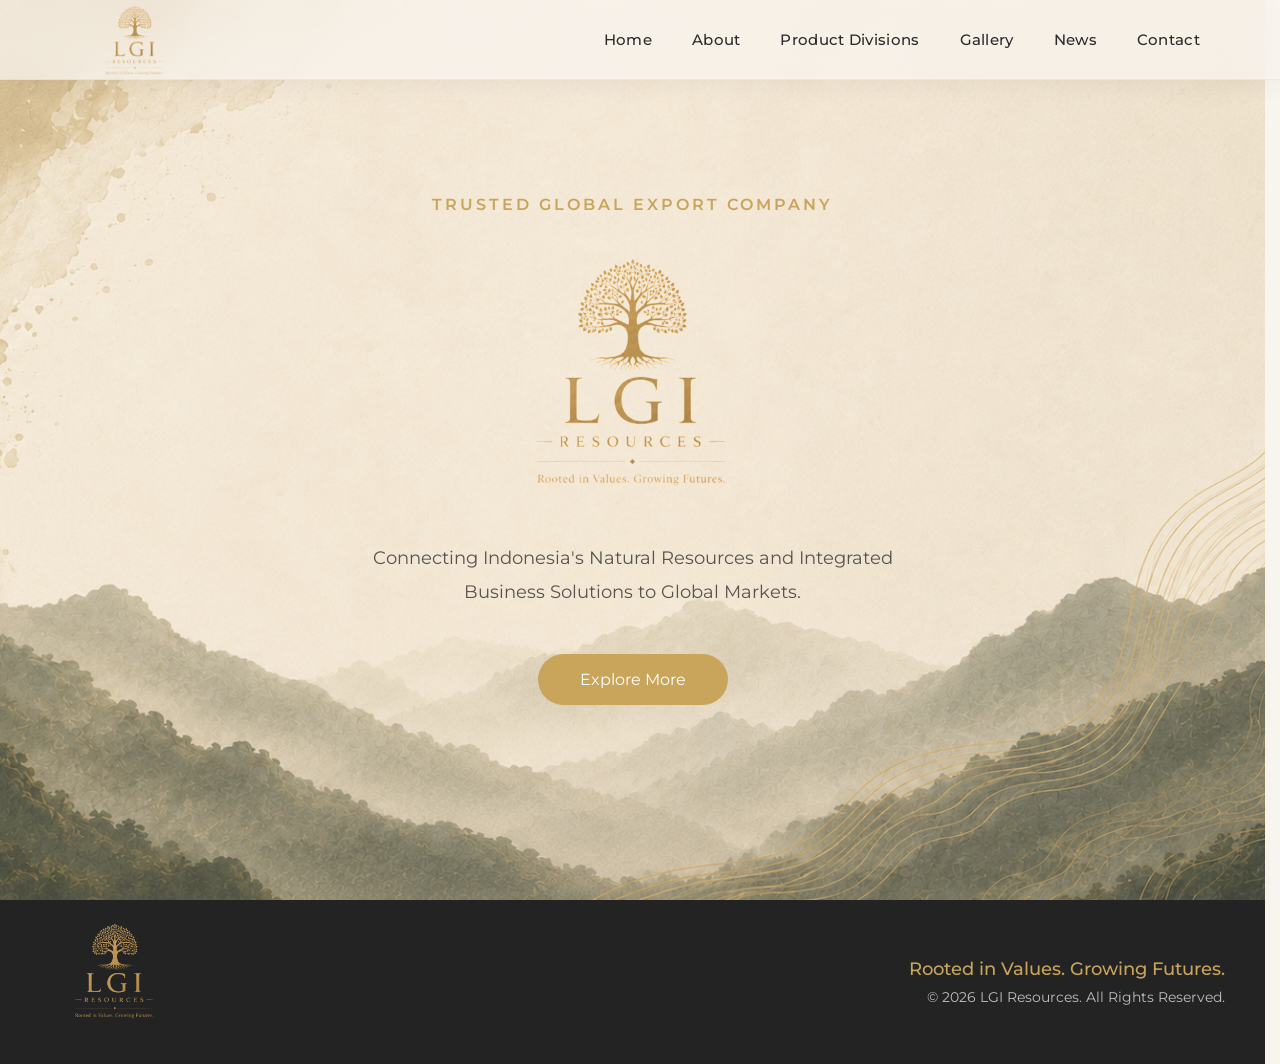
<file: index.html>
<!DOCTYPE html>
<html lang="en">

<head>

    <meta charset="UTF-8">
    <meta name="viewport" content="width=device-width, initial-scale=1.0">

    <title>Lathief Group Indonesia</title>

    <link rel="stylesheet" href="css/style.css">
    <link rel="stylesheet" href="css/responsive.css">
    <link rel="icon" type="image/png" href="images/Logo LGI.png">
    <link rel="preconnect" href="https://fonts.googleapis.com">

    <link rel="preconnect" href="https://fonts.gstatic.com" crossorigin>

    <link href="https://fonts.googleapis.com/css2?family=Montserrat:wght@300;400;500;600;700;800&display=swap"
        rel="stylesheet">

    <link rel="stylesheet" href="https://unpkg.com/aos@2.3.4/dist/aos.css">

</head>

<body>

    <!-- ========================= -->
    <!-- NAVBAR -->
    <!-- ========================= -->

    <header>

        <nav class="navbar">

            <div class="logo">

                <a href="index.html">
                    <img src="images/Logo LGI.png" alt="LGI Logo">
                </a>

            </div>

            <ul class="nav-menu" id="navMenu">

                <li><a href="index.html">Home</a></li>

                <li><a href="about.html">About</a></li>

                <li><a href="product_divisions.html">Product Divisions</a></li>

                <li><a href="gallery.html">Gallery</a></li>

                <li><a href="news.html">News</a></li>

                <li><a href="contact.html">Contact</a></li>

            </ul>

            <!-- ========================= -->
            <!-- Hamburger Button -->
            <!-- ========================= -->

            <div class="hamburger" id="hamburger">

                <span></span>

                <span></span>

                <span></span>

            </div>

        </nav>

    </header>

    <!-- ========================= -->
    <!-- HERO SECTION -->
    <!-- ========================= -->

    <section class="hero">

        <div class="hero-left">

            <p class="subtitle" data-aos="fade-up" data-aos-delay="100">
                TRUSTED GLOBAL EXPORT COMPANY
            </p>

           <div class="hero-logo"
     data-aos="fade-up"
     data-aos-delay="300">

    <img src="images/Logo LGI.png" alt="LGI Resources">

</div>

            <p class="description" data-aos="fade-up" data-aos-delay="500">

                Connecting Indonesia's Natural Resources
                and Integrated Business Solutions
                to Global Markets.

            </p>

            <a href="product_divisions.html" class="btn" data-aos="fade-up" data-aos-delay="700">

                Explore More

            </a>


        </div>


    </section>

    <script src="https://unpkg.com/aos@2.3.4/dist/aos.js"></script>
    <script src="js/script.js"></script>

    <script>
        AOS.init({
            duration: 1200,
            once: true,
            easing: "ease-out-cubic"
        });
    </script>

    <footer class="footer">

        <div class="footer-content">

            <div class="footer-left">
                <img src="images/Logo LGI.png" alt="LGI Logo">
            </div>

            <div class="footer-right">
                <h4>Rooted in Values. Growing Futures.</h4>
                <p>© 2026 LGI Resources. All Rights Reserved.</p>
            </div>

        </div>

    </footer>
</body>

</html>
</file>
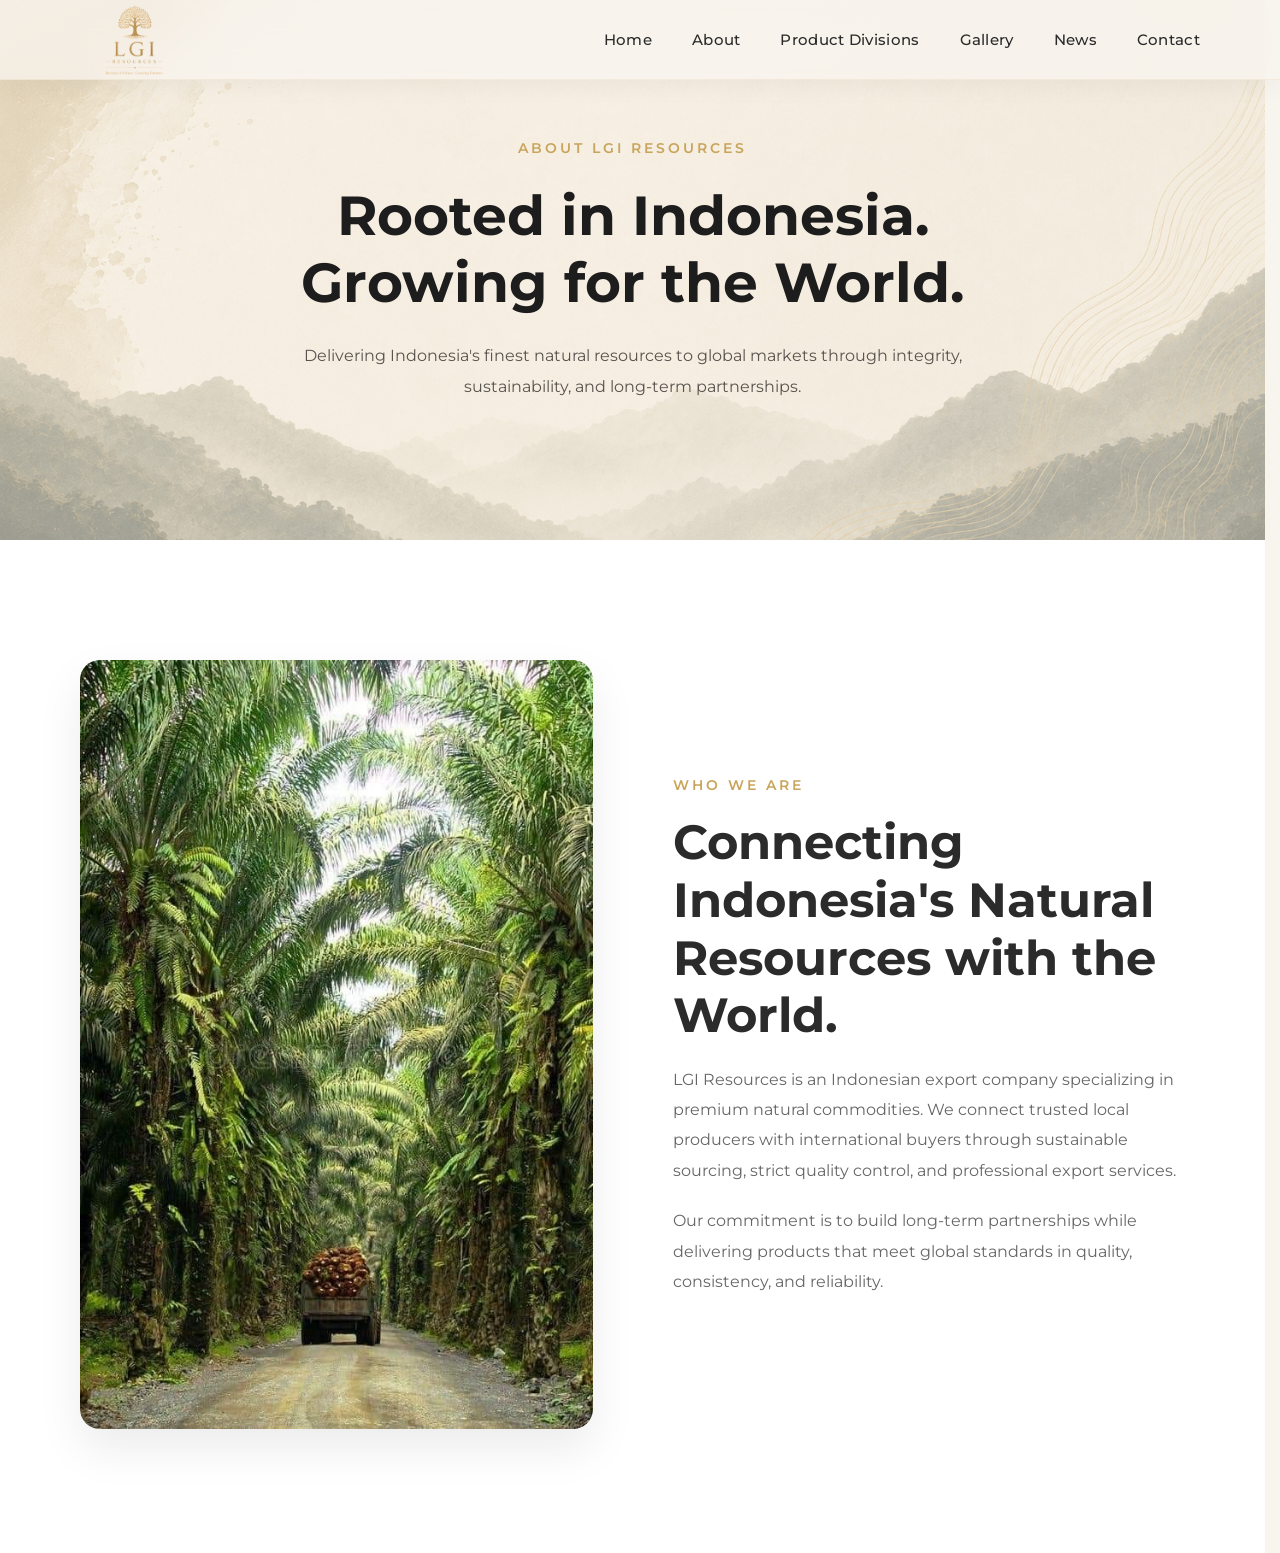
<file: about.html>
<!DOCTYPE html>
<html lang="en">

<head>

    <meta charset="UTF-8">

    <meta name="viewport" content="width=device-width, initial-scale=1.0">

    <title>About - LGI Resources</title>

    <link rel="stylesheet" href="css/style.css">
    <link rel="stylesheet" href="css/responsive.css">
    <link rel="stylesheet" href="https://unpkg.com/aos@2.3.4/dist/aos.css">
    <link rel="preconnect" href="https://fonts.googleapis.com">

<link rel="preconnect" href="https://fonts.gstatic.com" crossorigin>

<link href="https://fonts.googleapis.com/css2?family=Montserrat:wght@300;400;500;600;700;800&display=swap"
      rel="stylesheet">

</head>

<body>

     <!-- ========================= -->
    <!-- NAVBAR -->
    <!-- ========================= -->

    <header>

        <nav class="navbar">

            <div class="logo" >

                <a href="index.html">
                    <img src="images/Logo LGI.png" alt="LGI Logo">
                </a>

            </div>

            <ul class="nav-menu" id="navMenu">

                <li><a href="index.html">Home</a></li>

                <li><a href="about.html">About</a></li>

                <li><a href="product_divisions.html">Product Divisions</a></li>

                <li><a href="gallery.html">Gallery</a></li>

                <li><a href="news.html">News</a></li>

                <li><a href="contact.html">Contact</a></li>

            </ul>

            <!-- ========================= -->
            <!-- Hamburger Button -->
            <!-- ========================= -->

            <div class="hamburger" id="hamburger">

                <span></span>

                <span></span>

                <span></span>

            </div>

        </nav>

    </header>
    <!-- ======================================== -->
<!-- ABOUT HERO -->
<!-- ======================================== -->

<section class="about-hero">

    <div class="about-hero-content">

        <span class="about-subtitle"
      data-aos="fade-up"
      data-aos-delay="100">
    ABOUT LGI RESOURCES
</span>

       <h1
    data-aos="fade-up"
    data-aos-delay="250">

    Rooted in Indonesia.<br>
    Growing for the World.

</h1>

        <p
   data-aos="fade-up"
   data-aos-delay="400">

    Delivering Indonesia's finest natural resources
    to global markets through integrity,
    sustainability, and long-term partnerships.

</p>

    </div>

</section>


<!-- ======================================== -->
<!-- WHO WE ARE -->
<!-- ======================================== -->

<section class="about-company">

    <div class="about-container">

        <div class="about-image"
     data-aos="fade-right"
     data-aos-duration="1000">

    <img src="images/kebun_sawit.jpg">

</div>

        <div class="about-text">

           <span class="section-title"
      data-aos="fade-up">
    WHO WE ARE
</span>

           <h2
    data-aos="fade-up"
    data-aos-delay="150">

    Connecting Indonesia's
    Natural Resources
    with the World.

</h2>

            <p  data-aos="fade-up"
   data-aos-delay="300">

                LGI Resources is an Indonesian export company
                specializing in premium natural commodities.
                We connect trusted local producers with
                international buyers through sustainable sourcing,
                strict quality control, and professional export services.

            </p>

            <p  data-aos="fade-up"
   data-aos-delay="300">

                Our commitment is to build long-term partnerships
                while delivering products that meet global standards
                in quality, consistency, and reliability.

            </p>

        </div>

    </div>

</section>
<script src="https://unpkg.com/aos@2.3.4/dist/aos.js"></script>

<script src="js/script.js"></script>

<script>
AOS.init({
    duration:1200,
    once:true,
    easing:"ease-out-cubic"
});
</script>

</body>

</html>
</file>
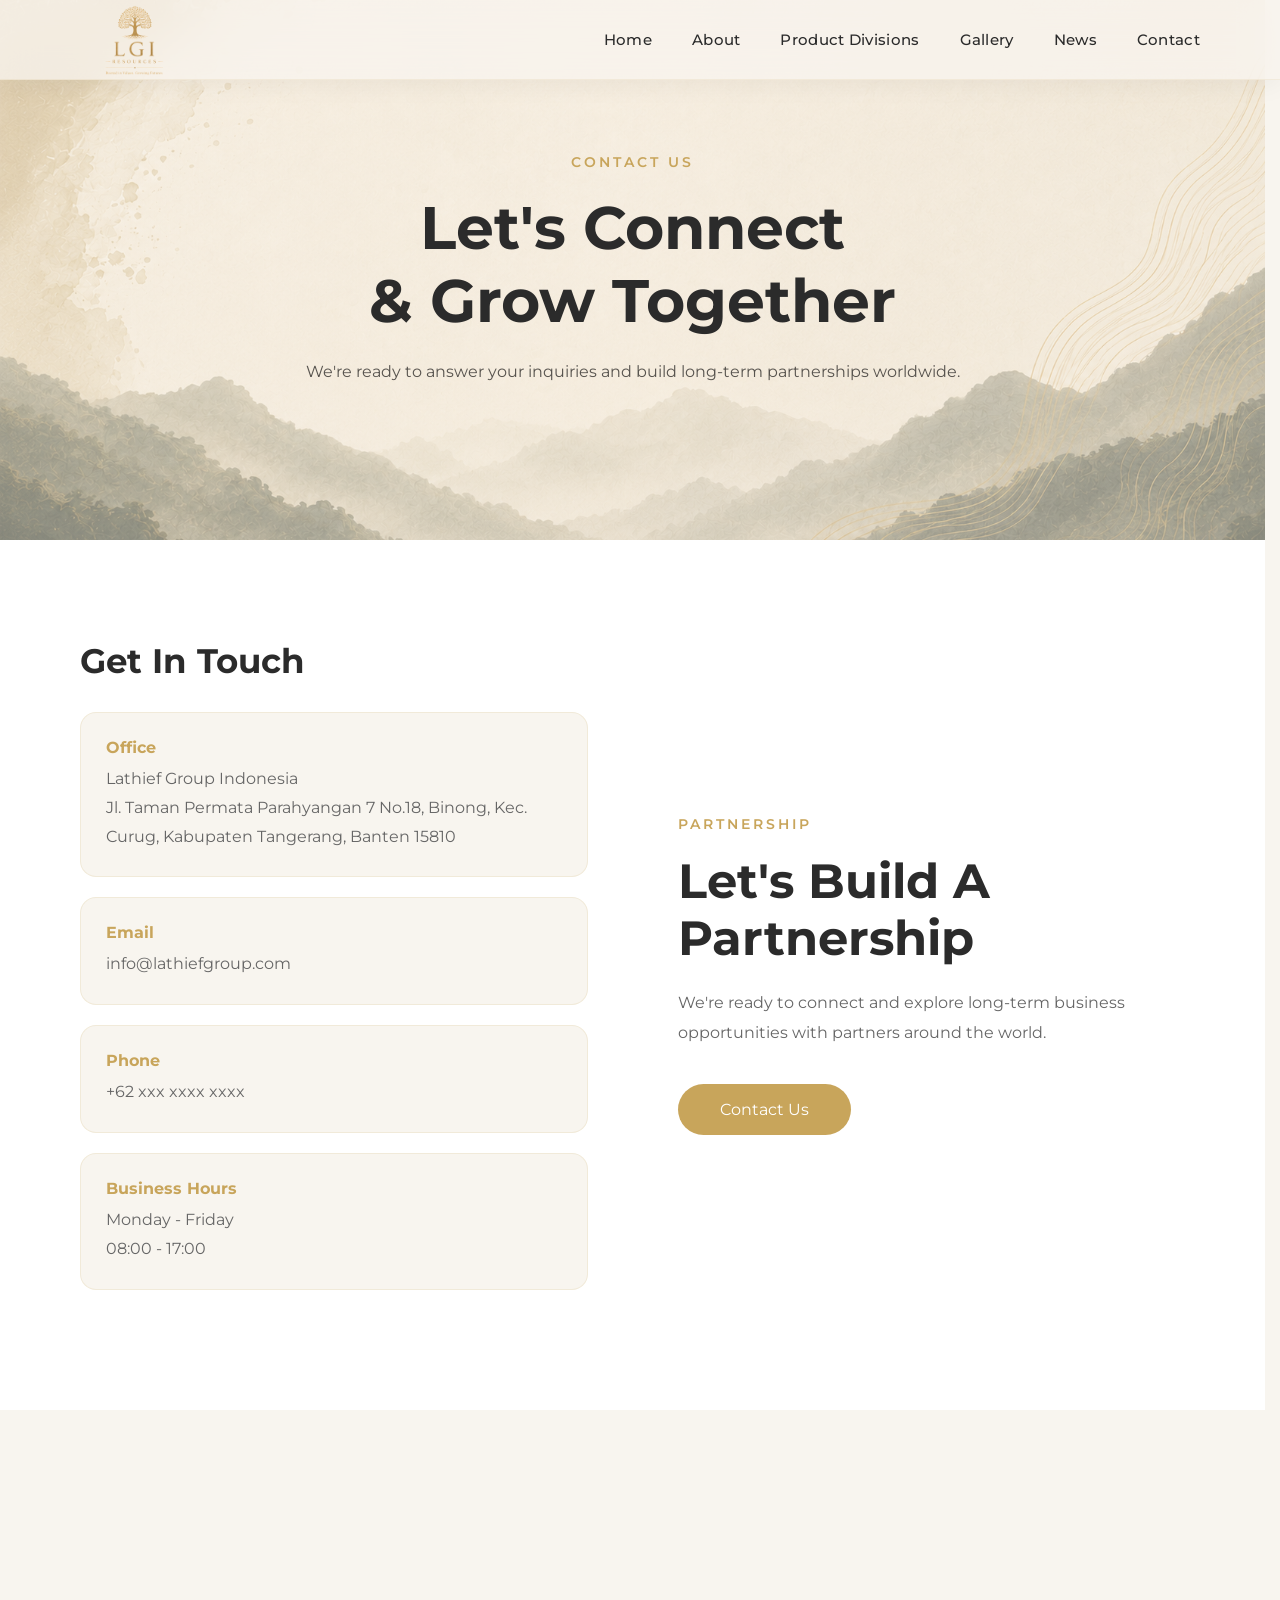
<file: contact.html>
<!DOCTYPE html>
<html lang="en">

<head>

    <meta charset="UTF-8">

    <meta name="viewport" content="width=device-width, initial-scale=1.0">

    <title>Contact - LGI Resources</title>

    <link rel="stylesheet" href="css/style.css">
    <link rel="stylesheet" href="css/responsive.css">
    <link rel="stylesheet" href="https://unpkg.com/aos@2.3.4/dist/aos.css">
    <link rel="preconnect" href="https://fonts.googleapis.com">

    <link rel="preconnect" href="https://fonts.gstatic.com" crossorigin>

    <link href="https://fonts.googleapis.com/css2?family=Montserrat:wght@300;400;500;600;700;800&display=swap"
        rel="stylesheet">

</head>

<body>

    <!-- ========================= -->
    <!-- NAVBAR -->
    <!-- ========================= -->

    <header>

        <nav class="navbar">

            <div class="logo">

                <a href="index.html">
                    <img src="images/Logo LGI.png" alt="LGI Logo">
                </a>

            </div>

            <ul class="nav-menu" id="navMenu">

                <li><a href="index.html">Home</a></li>

                <li><a href="about.html">About</a></li>

                <li><a href="product_divisions.html">Product Divisions</a></li>

                <li><a href="gallery.html">Gallery</a></li>

                <li><a href="news.html">News</a></li>

                <li><a href="contact.html">Contact</a></li>

            </ul>

            <!-- ========================= -->
            <!-- Hamburger Button -->
            <!-- ========================= -->

            <div class="hamburger" id="hamburger">

                <span></span>

                <span></span>

                <span></span>

            </div>

        </nav>

    </header>
    <!-- ======================================== -->
    <!-- CONTACT HERO -->
    <!-- ======================================== -->

    <section class="contact-hero">

        <div class="contact-hero-content">

            <span class="contact-subtitle" data-aos="fade-up" data-aos-delay="100">

                CONTACT US

            </span>

            <h1 data-aos="fade-up" data-aos-delay="250">

                Let's Connect <br>
                & Grow Together

            </h1>

            <p data-aos="fade-up" data-aos-delay="400">

                We're ready to answer your inquiries and
                build long-term partnerships worldwide.

            </p>

        </div>

    </section>


    <!-- ======================================== -->
    <!-- CONTACT -->
    <!-- ======================================== -->

    <section class="contact-section">

        <div class="contact-container">

            <!-- Contact Info -->

            <div class="contact-info" data-aos="fade-right">

                <h2>Get In Touch</h2>

                <div class="info-card">

                    <h4>Office</h4>

                    <p>
                        Lathief Group Indonesia <br>
                        Jl. Taman Permata Parahyangan 7 No.18, Binong, Kec. Curug, Kabupaten Tangerang, Banten 15810
                    </p>

                </div>

                <div class="info-card">

                    <h4>Email</h4>

                    <p>
                        info@lathiefgroup.com
                    </p>

                </div>

                <div class="info-card">

                    <h4>Phone</h4>

                    <p>
                        +62 xxx xxxx xxxx
                    </p>

                </div>

                <div class="info-card">

                    <h4>Business Hours</h4>

                    <p>

                        Monday - Friday <br>

                        08:00 - 17:00

                    </p>

                </div>

            </div>

            <!-- Partnership -->

            <div class="contact-partnership" data-aos="fade-left">

                <span class="section-title">

                    PARTNERSHIP

                </span>

                <h2>

                    Let's Build A<br>
                    Partnership

                </h2>

                <p>

                    We're ready to connect and explore
                    long-term business opportunities
                    with partners around the world.

                </p>

                <a href="mailto:info@lathiefgroup.com" class="btn">

                    Contact Us

                </a>

            </div>

        </div>

    </section>


    <!-- ======================================== -->
    <!-- MAP -->
    <!-- ======================================== -->

    <section class="map-section" data-aos="fade-up">

        <iframe
            src="https://www.google.com/maps/embed?pb=!1m18!1m12!1m3!1d5226.417750873655!2d106.57928511164502!3d-6.225003193737036!2m3!1f0!2f0!3f0!3m2!1i1024!2i768!4f13.1!3m3!1m2!1s0x2e69fff214ba5f25%3A0x9bfdb5811faa98b8!2sBy%20Serangkai!5e1!3m2!1sen!2sid!4v1785913689812!5m2!1sen!2sid"
            loading="lazy">
        </iframe>

    </section>
    <script src="https://unpkg.com/aos@2.3.4/dist/aos.js"></script>

    <script src="js/script.js"></script>

    <script>
        AOS.init({
            duration: 1200,
            once: true,
            easing: "ease-out-cubic"
        });
    </script>

</body>

</html>
</file>
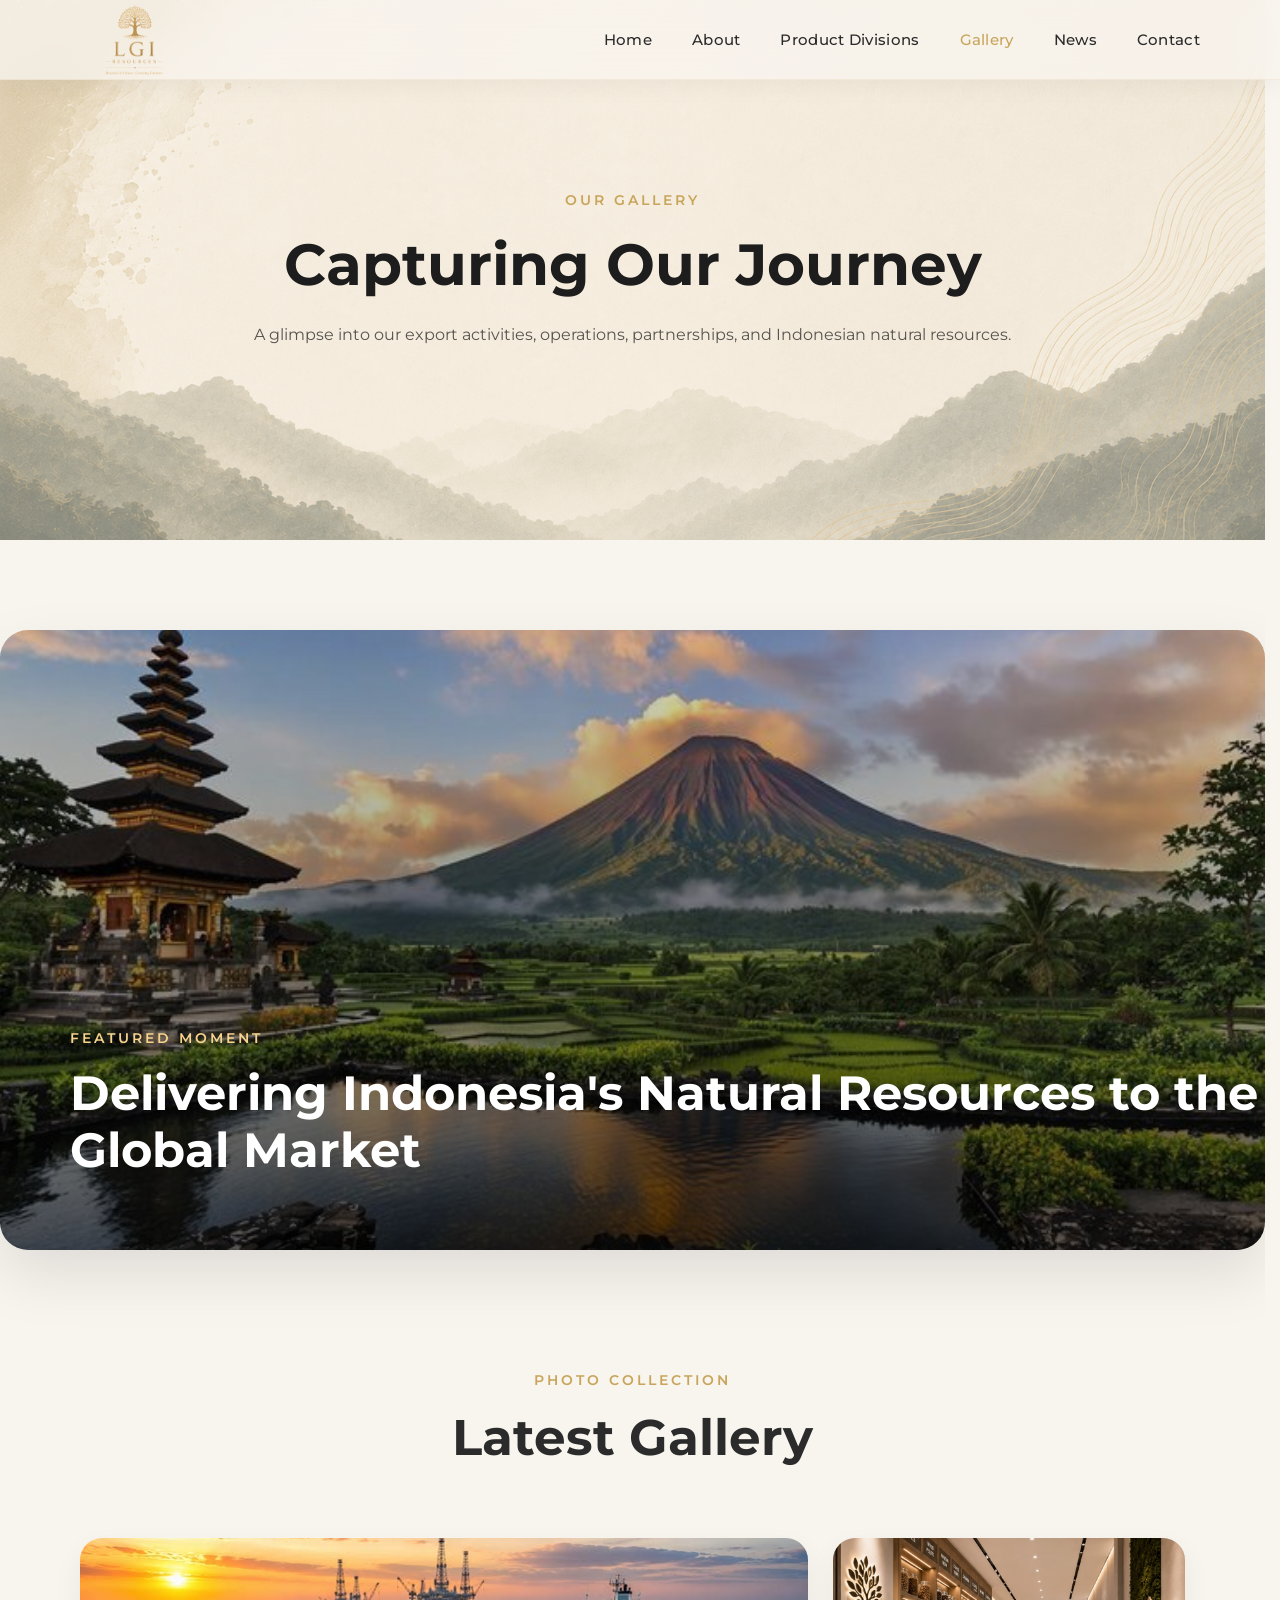
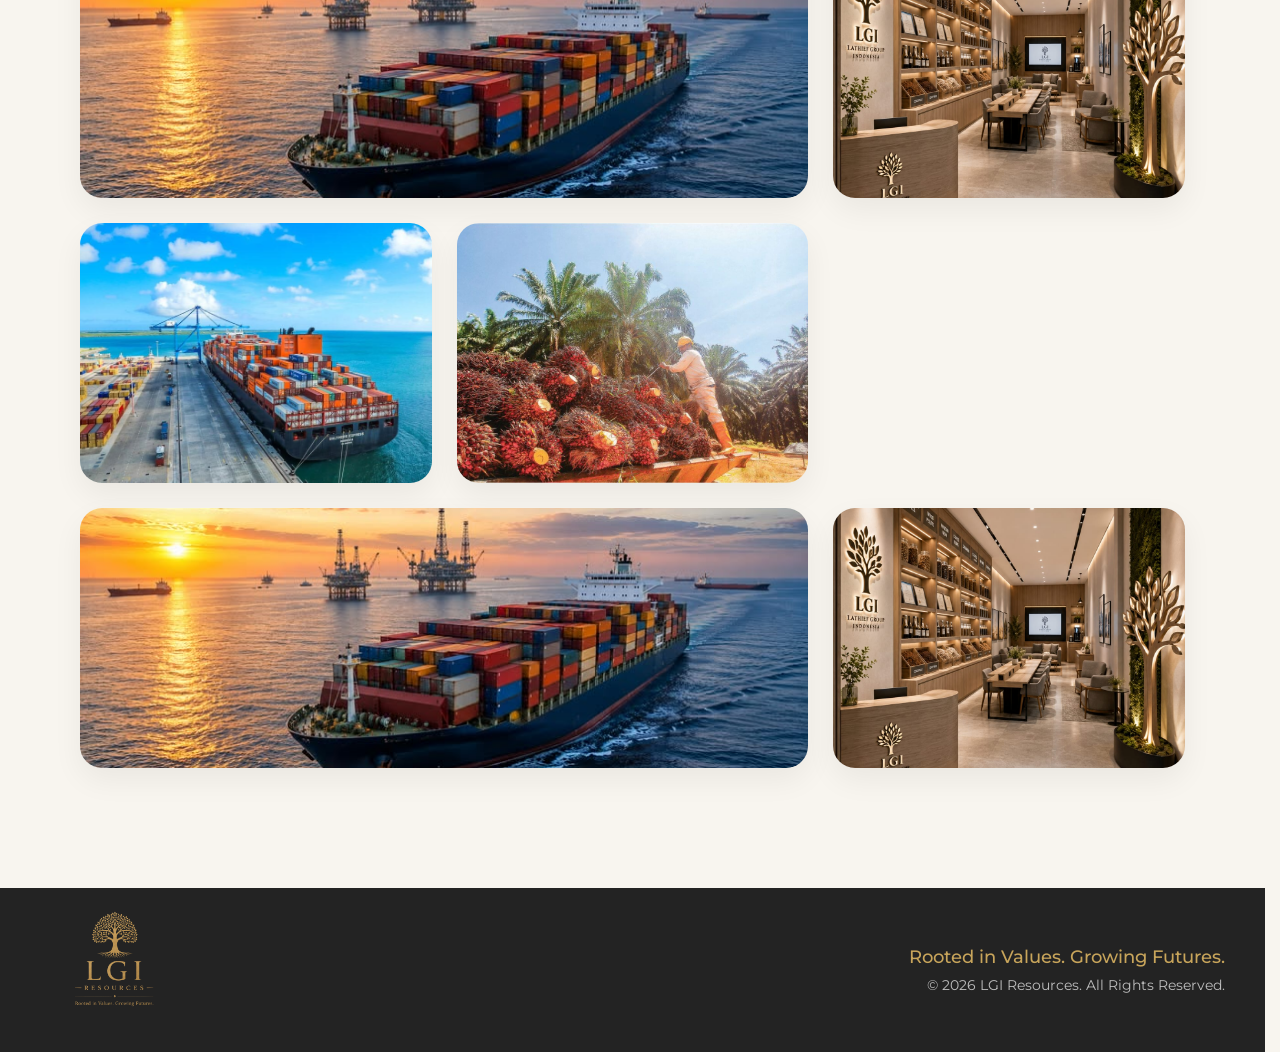
<file: gallery.html>
<!DOCTYPE html>
<html lang="en">

<head>

    <meta charset="UTF-8">

    <meta name="viewport" content="width=device-width, initial-scale=1.0">

    <title>Gallery - LGI Resources</title>

    <link rel="stylesheet" href="css/style.css">
    <link rel="stylesheet" href="css/responsive.css">

    <link rel="preconnect" href="https://fonts.googleapis.com">

    <link rel="preconnect" href="https://fonts.gstatic.com" crossorigin>

    <link href="https://fonts.googleapis.com/css2?family=Montserrat:wght@300;400;500;600;700;800&display=swap"
        rel="stylesheet">

    <link rel="stylesheet" href="https://unpkg.com/aos@2.3.4/dist/aos.css">

</head>

<body>

    <!-- ========================= -->
    <!-- NAVBAR -->
    <!-- ========================= -->

    <header>

        <nav class="navbar">

            <div class="logo">

                <a href="index.html">

                    <img src="images/Logo LGI.png" alt="LGI Logo">

                </a>

            </div>

            <ul class="nav-menu" id="navMenu">

                <li><a href="index.html">Home</a></li>

                <li><a href="about.html">About</a></li>

                <li><a href="product_divisions.html">Product Divisions</a></li>

                <li><a href="gallery.html" class="active">Gallery</a></li>

                <li><a href="news.html">News</a></li>

                <li><a href="contact.html">Contact</a></li>

            </ul>

            <div class="hamburger" id="hamburger">

                <span></span>
                <span></span>
                <span></span>

            </div>

        </nav>

    </header>

    <!-- ======================================== -->
    <!-- GALLERY HERO -->
    <!-- ======================================== -->

    <section class="gallery-hero">

        <div class="gallery-hero-content">

            <span class="gallery-subtitle"
                  data-aos="fade-up"
                  data-aos-delay="100">

                OUR GALLERY

            </span>

            <h1
                data-aos="fade-up"
                data-aos-delay="250">

                Capturing Our Journey

            </h1>

            <p
                data-aos="fade-up"
                data-aos-delay="400">

                A glimpse into our export activities,
                operations, partnerships,
                and Indonesian natural resources.

            </p>

        </div>

    </section>

    <!-- ======================================== -->
    <!-- FEATURED IMAGE -->
    <!-- ======================================== -->

    <section class="gallery-featured">

        <img src="images/nature.jpg"
             alt="Featured Gallery">

        <div class="gallery-featured-overlay"></div>

        <div class="gallery-featured-content"
             data-aos="fade-up">

            <span>

                FEATURED MOMENT

            </span>

            <h2>

                Delivering Indonesia's
                Natural Resources
                to the Global Market

            </h2>

        </div>

    </section>

    <!-- ======================================== -->
    <!-- GALLERY GRID -->
    <!-- ======================================== -->

    <section class="gallery-section">

        <div class="section-heading">

            <span>

                PHOTO COLLECTION

            </span>

            <h2>

                Latest Gallery

            </h2>

        </div>

        <div class="gallery-grid">

            <!-- Photo 1 -->

            <div class="gallery-item large"

                 data-aos="fade-up"
                 data-aos-delay="100">

                <img src="images/kapal1.jpg">

                <div class="gallery-overlay">

                    <h3>

                        Export Activities

                    </h3>

                </div>

            </div>

            <!-- Photo 2 -->

            <div class="gallery-item"

                 data-aos="fade-up"
                 data-aos-delay="200">

                <img src="images/Bisnis_Lounge.jpeg">

                <div class="gallery-overlay">

                    <h3>

                        Bisnis Lounge

                    </h3>

                </div>

            </div>

            <!-- Photo 3 -->

            <div class="gallery-item"

                 data-aos="fade-up"
                 data-aos-delay="300">

                <img src="images/kapal2.jpg">

                <div class="gallery-overlay">

                    <h3>

                        Loading Container

                    </h3>

                </div>

            </div>

            <!-- Photo 4 -->

            <div class="gallery-item"

                 data-aos="fade-up"
                 data-aos-delay="400">

                <img src="images/kebun2.jpg">

                <div class="gallery-overlay">

                    <h3>

                        Palm Kernel Shell

                    </h3>

                </div>

            </div>

            <!-- Photo 5 -->

            <div class="gallery-item large"

                 data-aos="fade-up"
                 data-aos-delay="500">

                <img src="images/kapal1.jpg">

                <div class="gallery-overlay">

                    <h3>

                        Coffee Export

                    </h3>

                </div>

            </div>

            <!-- Photo 6 -->

            <div class="gallery-item"

                 data-aos="fade-up"
                 data-aos-delay="600">

                <img src="images/Bisnis_Lounge.jpeg">

                <div class="gallery-overlay">

                    <h3>

                        Business Meeting

                    </h3>

                </div>

            </div>

        </div>

    </section>

    <!-- ========================= -->
    <!-- FOOTER -->
    <!-- ========================= -->

    <footer class="footer">

        <div class="footer-content">

            <div class="footer-left">

                <img src="images/Logo LGI.png">

            </div>

            <div class="footer-right">

                <h4>

                    Rooted in Values. Growing Futures.

                </h4>

                <p>

                    © 2026 LGI Resources. All Rights Reserved.

                </p>

            </div>

        </div>

    </footer>

    <script src="https://unpkg.com/aos@2.3.4/dist/aos.js"></script>

    <script src="js/script.js"></script>

    <script>

        AOS.init({

            duration:1200,

            once:true,

            easing:"ease-out-cubic"

        });

    </script>

</body>

</html>
</file>
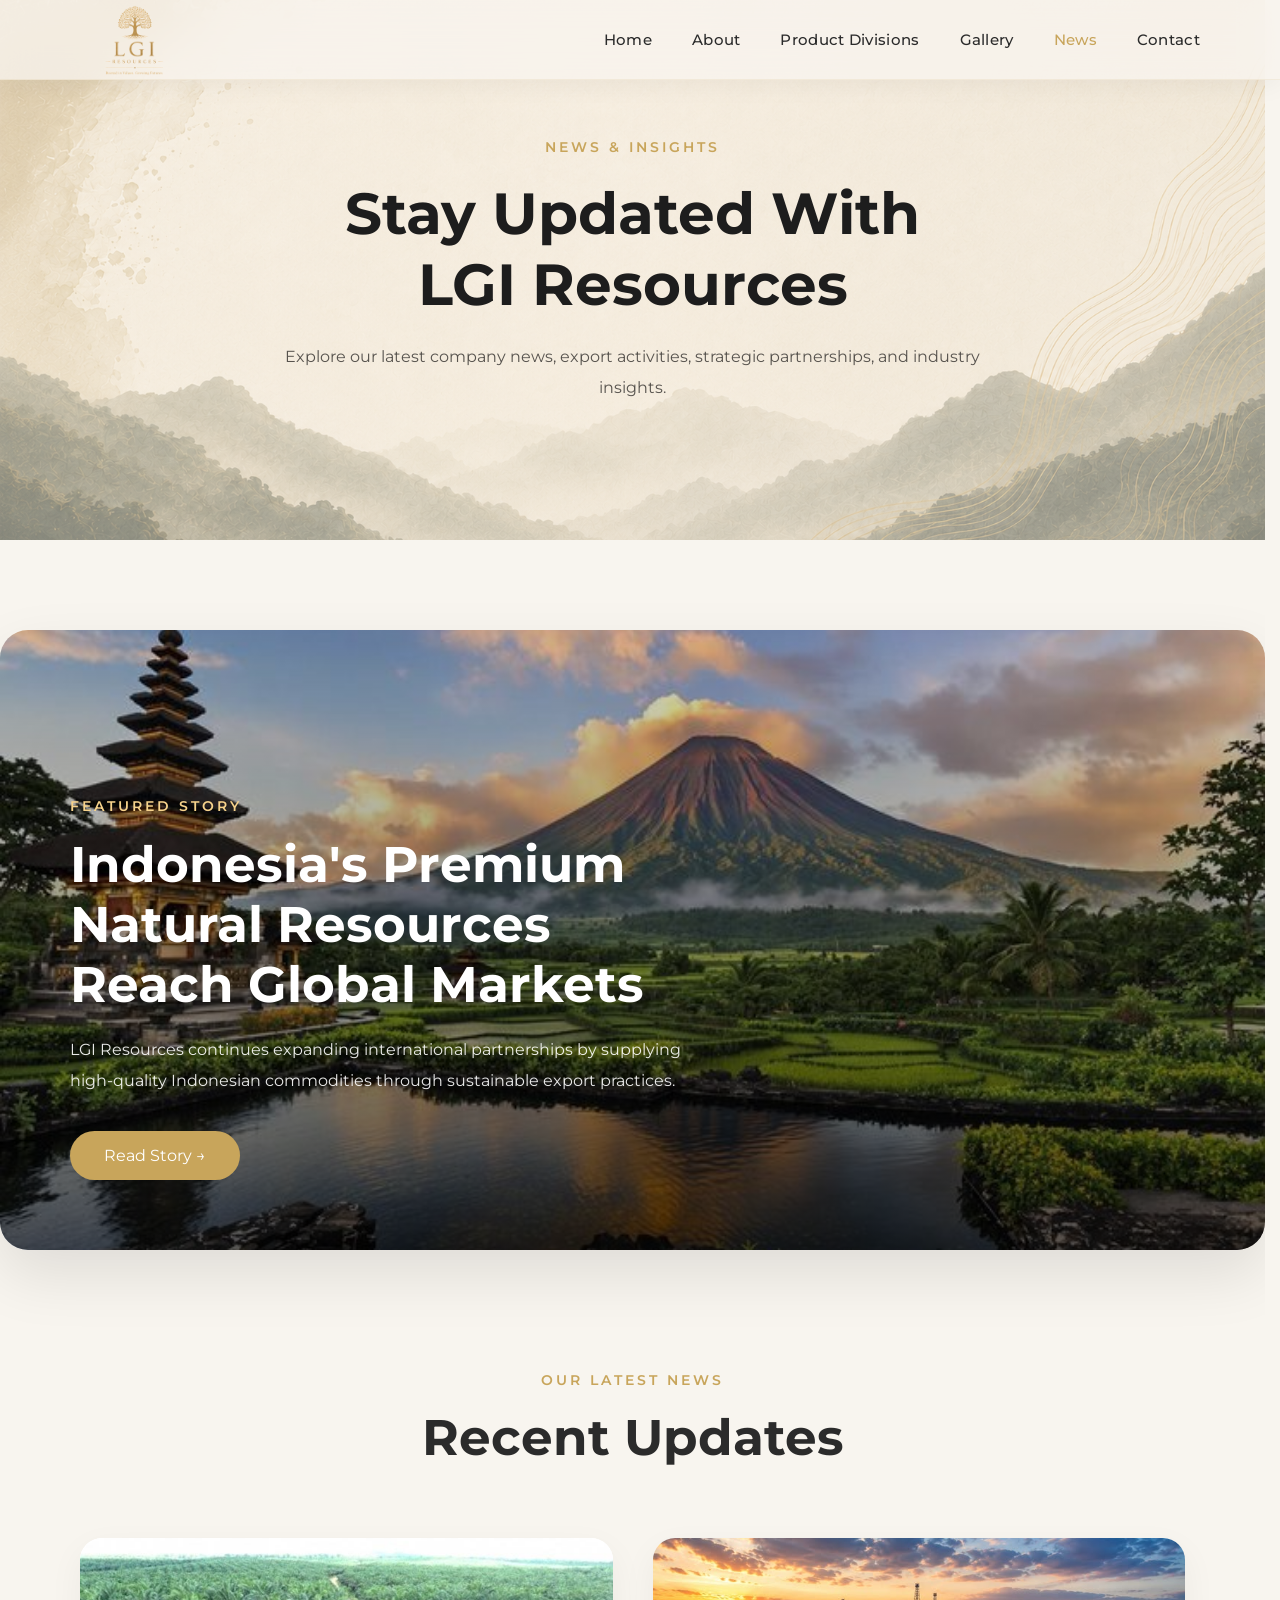
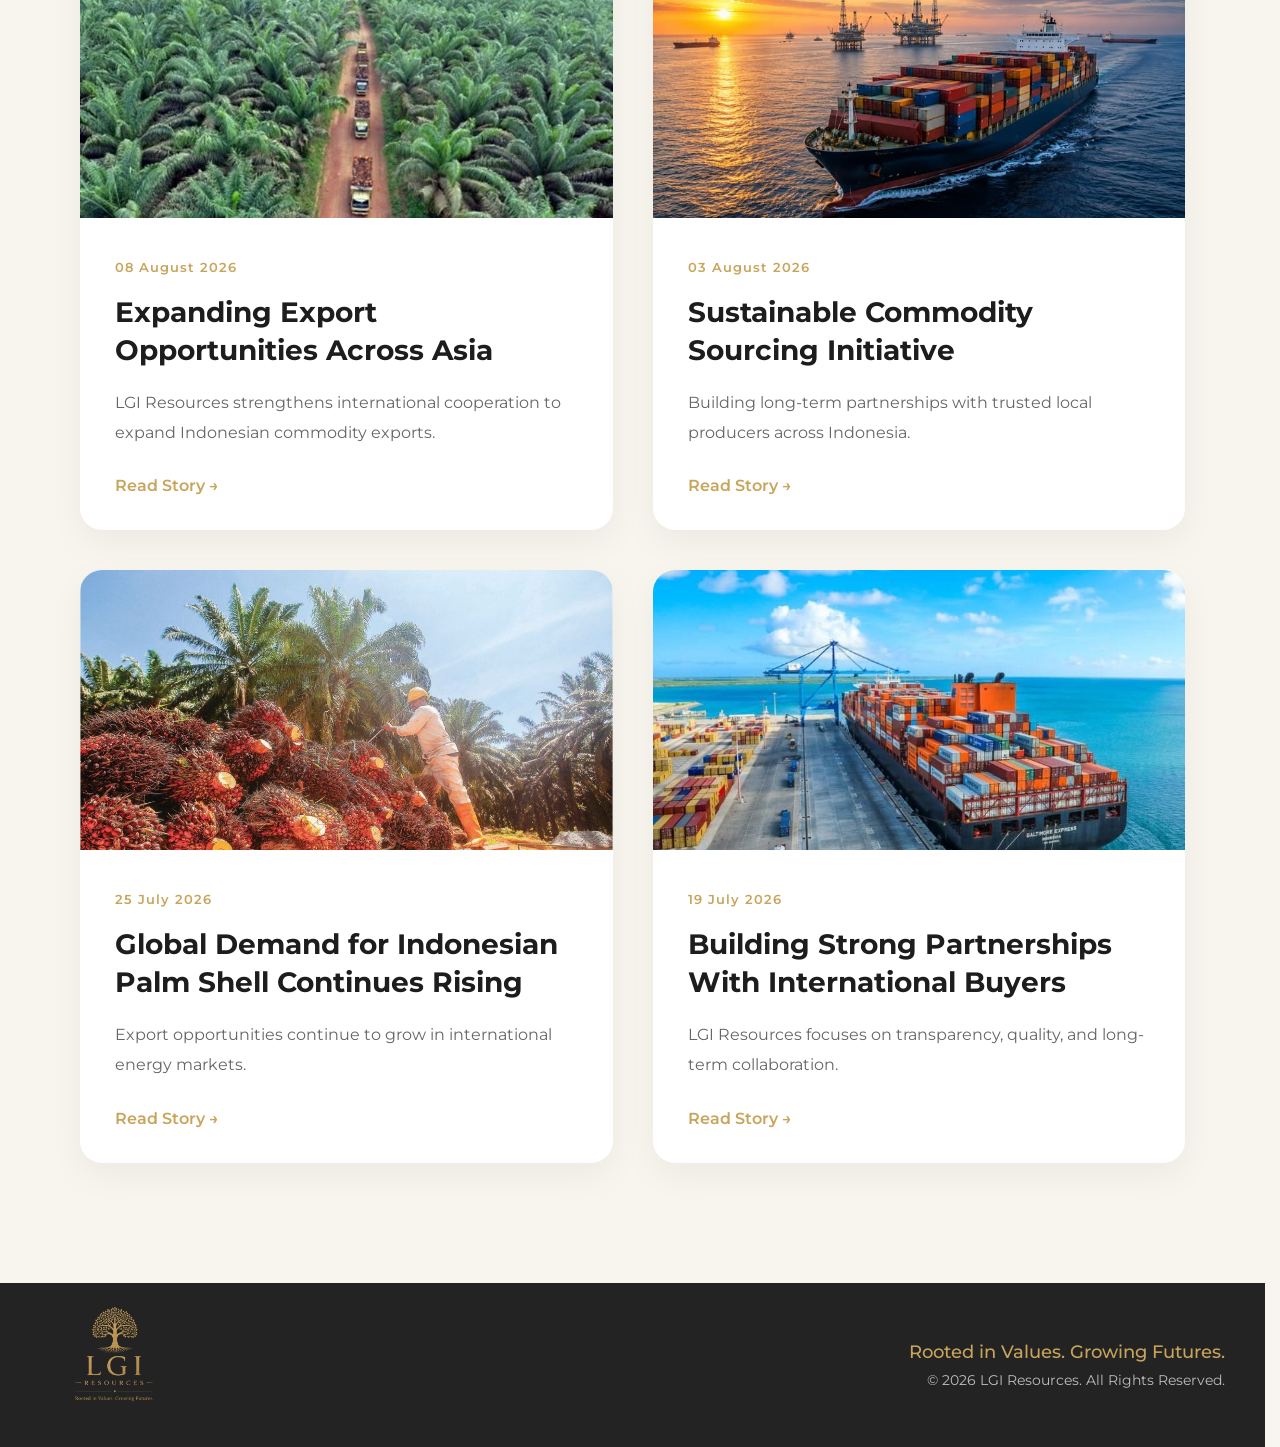
<file: news.html>
<!DOCTYPE html>
<html lang="en">

<head>

    <meta charset="UTF-8">

    <meta name="viewport" content="width=device-width, initial-scale=1.0">

    <title>News - LGI Resources</title>

    <link rel="stylesheet" href="css/style.css">
    <link rel="stylesheet" href="css/responsive.css">

    <link rel="preconnect" href="https://fonts.googleapis.com">

    <link rel="preconnect" href="https://fonts.gstatic.com" crossorigin>

    <link href="https://fonts.googleapis.com/css2?family=Montserrat:wght@300;400;500;600;700;800&display=swap"
        rel="stylesheet">

    <link rel="stylesheet" href="https://unpkg.com/aos@2.3.4/dist/aos.css">

</head>

<body>

    <!-- ========================= -->
    <!-- NAVBAR -->
    <!-- ========================= -->

    <header>

        <nav class="navbar">

            <div class="logo">

                <a href="index.html">

                    <img src="images/Logo LGI.png" alt="LGI Logo">

                </a>

            </div>

            <ul class="nav-menu" id="navMenu">

                <li><a href="index.html">Home</a></li>

                <li><a href="about.html">About</a></li>

                <li><a href="product_divisions.html">Product Divisions</a></li>

                <li><a href="gallery.html">Gallery</a></li>

                <li><a href="news.html" class="active">News</a></li>

                <li><a href="contact.html">Contact</a></li>

            </ul>

            <div class="hamburger" id="hamburger">

                <span></span>
                <span></span>
                <span></span>

            </div>

        </nav>

    </header>

    <!-- ========================= -->
    <!-- NEWS HERO -->
    <!-- ========================= -->

    <section class="news-hero">

        <div class="news-hero-content">

            <span class="news-subtitle" data-aos="fade-up" data-aos-delay="100">

                NEWS & INSIGHTS

            </span>

            <h1 data-aos="fade-up" data-aos-delay="250">

                Stay Updated With <br>
                LGI Resources

            </h1>

            <p data-aos="fade-up" data-aos-delay="400">

                Explore our latest company news,
                export activities, strategic partnerships,
                and industry insights.

            </p>

        </div>

    </section>

    <!-- ========================= -->
    <!-- FEATURED NEWS -->
    <!-- ========================= -->

    <section class="featured-news">

        <div class="featured-overlay"></div>

        <img src="images/nature.jpg" alt="Featured News">

        <div class="featured-content" data-aos="fade-up">

            <span>

                FEATURED STORY

            </span>

            <h2>

                Indonesia's Premium Natural Resources
                Reach Global Markets

            </h2>

            <p>

                LGI Resources continues expanding international
                partnerships by supplying high-quality Indonesian
                commodities through sustainable export practices.

            </p>

            <a href="#">

                Read Story →

            </a>

        </div>

    </section>

    <!-- ========================= -->
    <!-- NEWS LIST -->
    <!-- ========================= -->

    <section class="news-section">

        <div class="section-heading">

            <span>

                OUR LATEST NEWS

            </span>

            <h2>

                Recent Updates

            </h2>

        </div>

        <div class="news-grid">

            <!-- CARD 1 -->

            <article class="news-card" data-aos="fade-up" data-aos-delay="100">

                <img src="images/kebun1.jpg">

                <div class="news-info">

                    <small>

                        08 August 2026

                    </small>

                    <h3>

                        Expanding Export Opportunities
                        Across Asia

                    </h3>

                    <p>

                        LGI Resources strengthens
                        international cooperation to
                        expand Indonesian commodity exports.

                    </p>

                    <a href="#">

                        Read Story →

                    </a>

                </div>

            </article>

            <!-- CARD 2 -->

            <article class="news-card" data-aos="fade-up" data-aos-delay="250">

                <img src="images/kapal1.jpg">

                <div class="news-info">

                    <small>

                        03 August 2026

                    </small>

                    <h3>

                        Sustainable Commodity
                        Sourcing Initiative

                    </h3>

                    <p>

                        Building long-term partnerships
                        with trusted local producers
                        across Indonesia.

                    </p>

                    <a href="#">

                        Read Story →

                    </a>

                </div>

            </article>

            <!-- CARD 3 -->

            <article class="news-card" data-aos="fade-up" data-aos-delay="400">

                <img src="images/kebun2.jpg">

                <div class="news-info">

                    <small>

                        25 July 2026

                    </small>

                    <h3>

                        Global Demand for Indonesian
                        Palm Shell Continues Rising

                    </h3>

                    <p>

                        Export opportunities continue
                        to grow in international
                        energy markets.

                    </p>

                    <a href="#">

                        Read Story →

                    </a>

                </div>

            </article>

            <!-- CARD 4 -->

            <article class="news-card" data-aos="fade-up" data-aos-delay="550">

                <img src="images/kapal2.jpg">

                <div class="news-info">

                    <small>

                        19 July 2026

                    </small>

                    <h3>

                        Building Strong Partnerships
                        With International Buyers

                    </h3>

                    <p>

                        LGI Resources focuses on
                        transparency, quality,
                        and long-term collaboration.

                    </p>

                    <a href="#">

                        Read Story →

                    </a>

                </div>

            </article>

        </div>

    </section>

    <!-- ========================= -->
    <!-- FOOTER -->
    <!-- ========================= -->

    <footer class="footer">

        <div class="footer-content">

            <div class="footer-left">

                <img src="images/Logo LGI.png" alt="LGI Logo">

            </div>

            <div class="footer-right">

                <h4>

                    Rooted in Values. Growing Futures.

                </h4>

                <p>

                    © 2026 LGI Resources. All Rights Reserved.

                </p>

            </div>

        </div>

    </footer>

    <script src="https://unpkg.com/aos@2.3.4/dist/aos.js"></script>

    <script src="js/script.js"></script>

    <script>

        AOS.init({

            duration: 1200,

            once: true,

            easing: "ease-out-cubic"

        });

    </script>

</body>

</html>
</file>
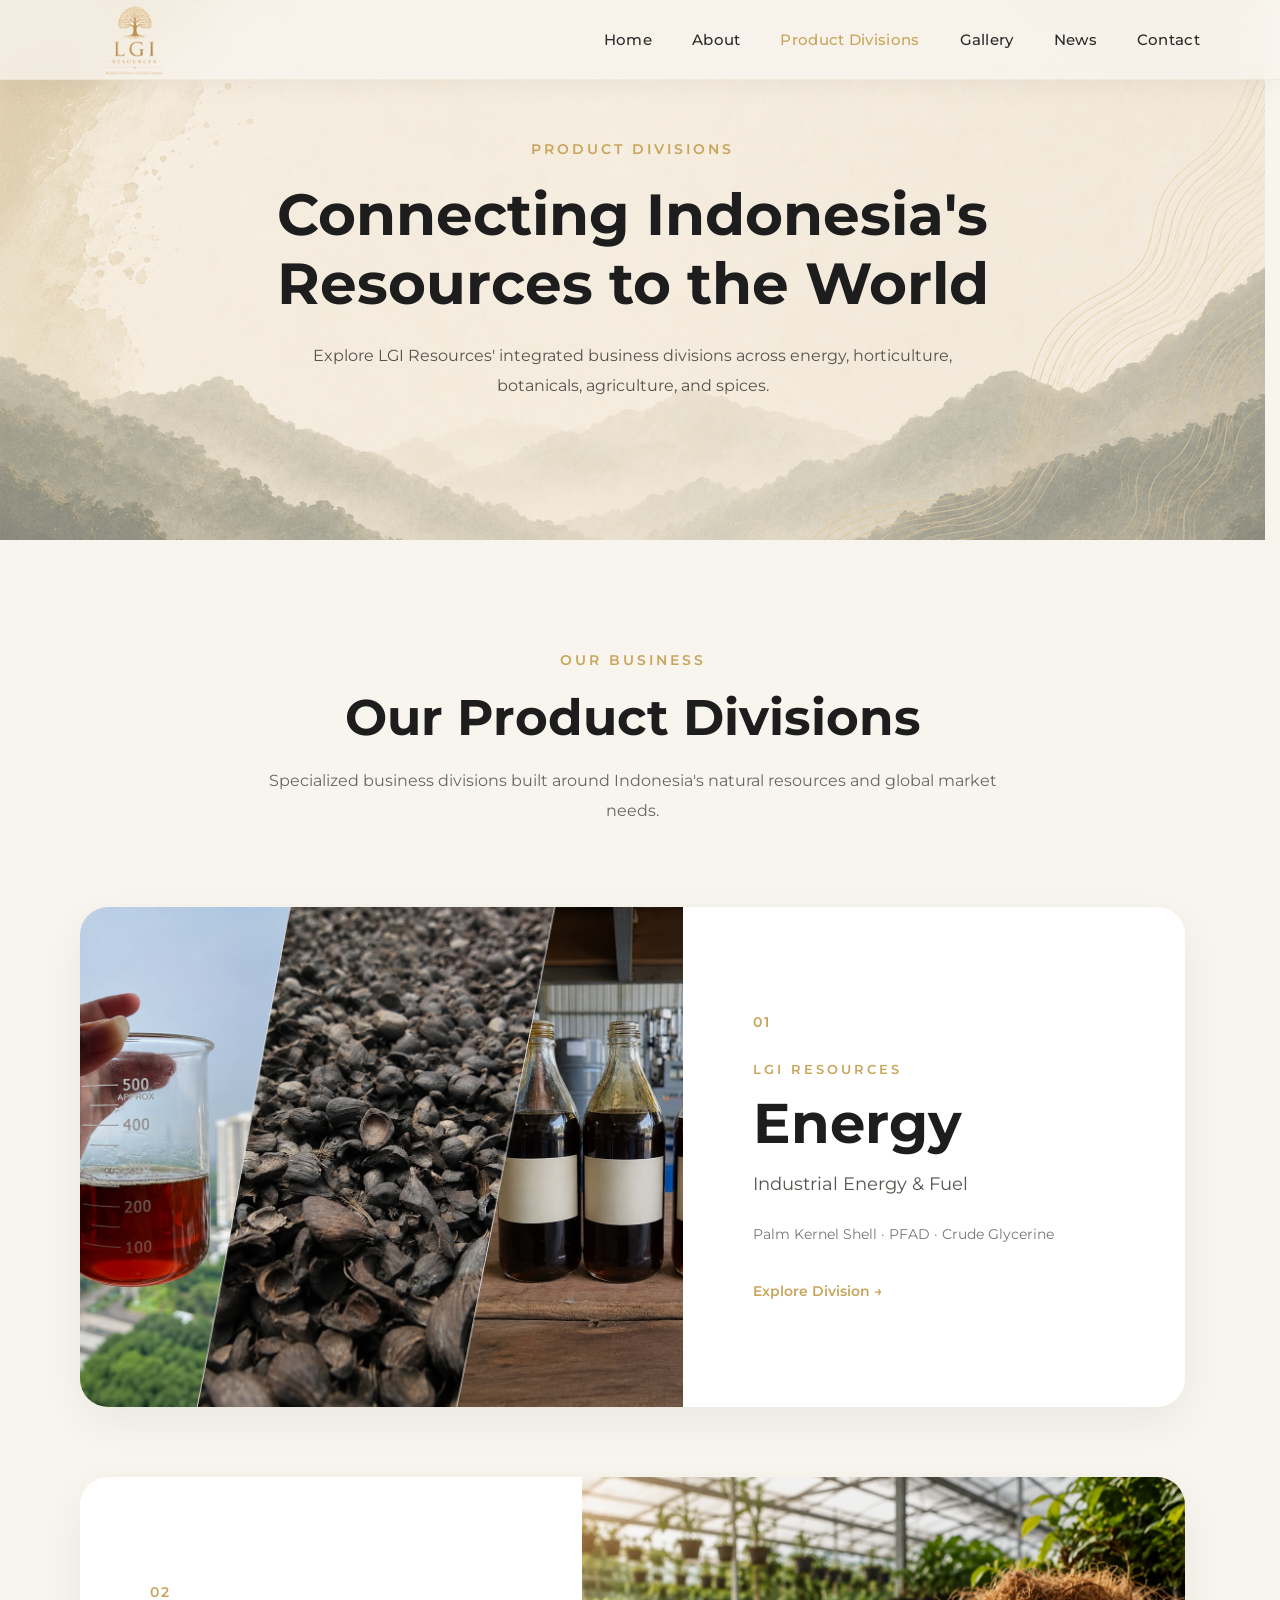
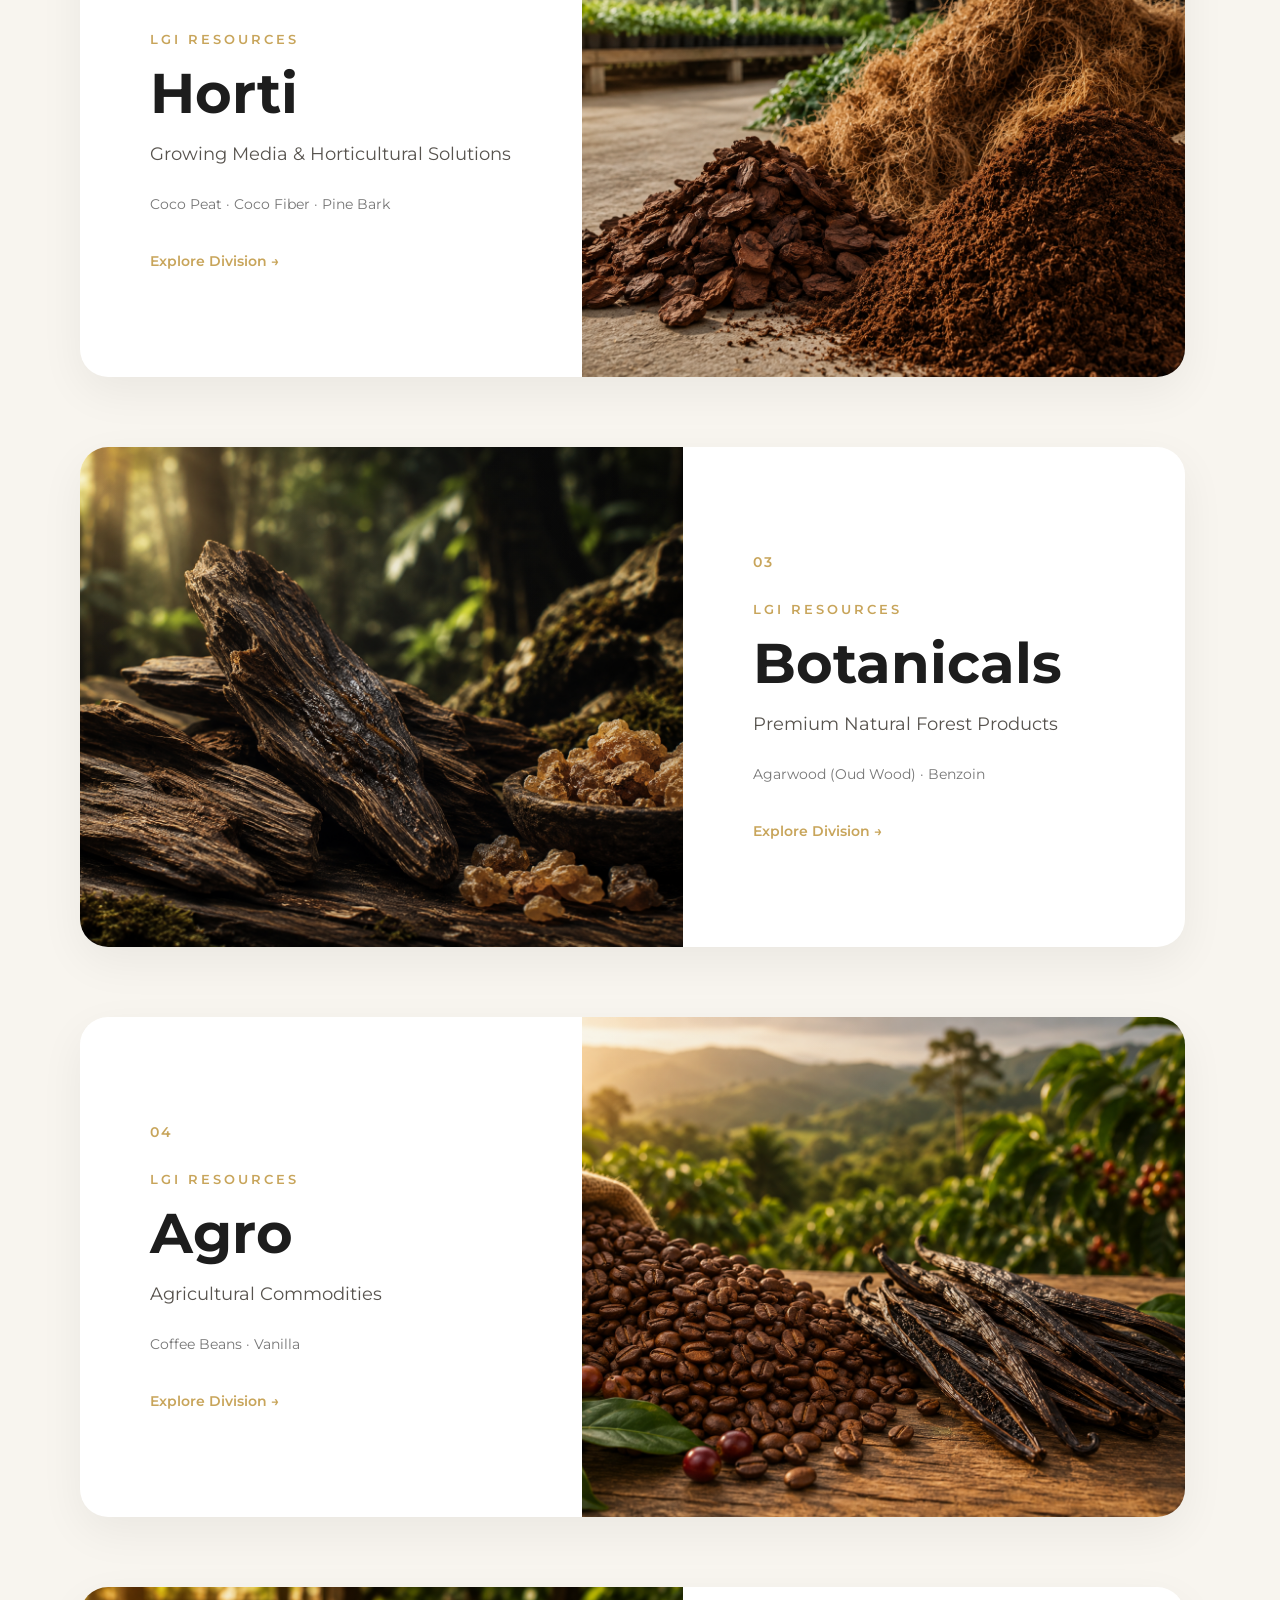
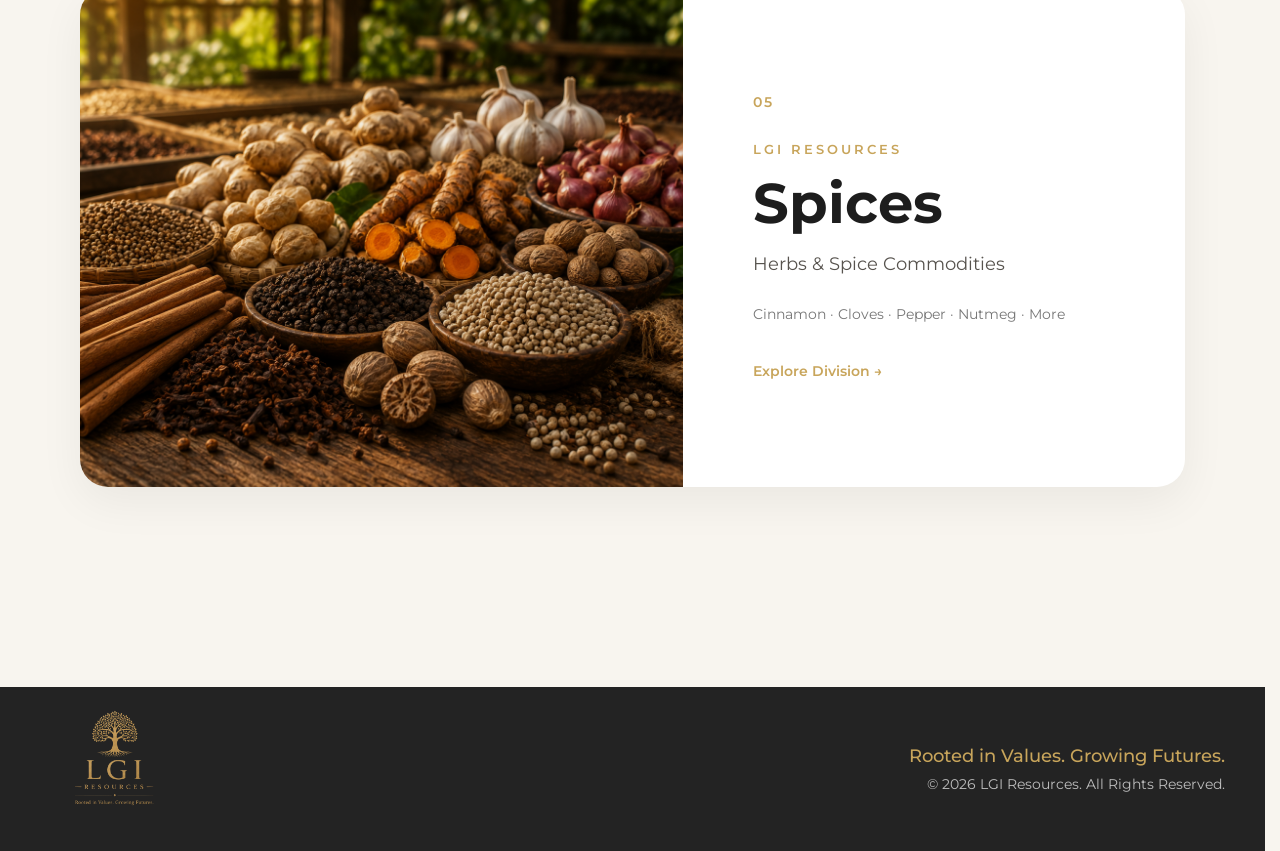
<file: product_divisions.html>
<!DOCTYPE html>
<html lang="en">

<head>

    <meta charset="UTF-8">

    <meta name="viewport" content="width=device-width, initial-scale=1.0">

    <title>Product Divisions - LGI Resources</title>

    <link rel="stylesheet" href="css/style.css">
    <link rel="stylesheet" href="css/responsive.css">

    <link rel="preconnect" href="https://fonts.googleapis.com">

    <link rel="preconnect" href="https://fonts.gstatic.com" crossorigin>

    <link href="https://fonts.googleapis.com/css2?family=Montserrat:wght@300;400;500;600;700;800&display=swap"
        rel="stylesheet">

    <link rel="stylesheet" href="https://unpkg.com/aos@2.3.4/dist/aos.css">

</head>

<body>

    <!-- ========================= -->
    <!-- NAVBAR -->
    <!-- ========================= -->

    <header>

        <nav class="navbar">

            <div class="logo">

                <a href="index.html">

                    <img src="images/Logo LGI.png" alt="LGI Logo">

                </a>

            </div>

            <ul class="nav-menu" id="navMenu">

                <li>
                    <a href="index.html">
                        Home
                    </a>
                </li>

                <li>
                    <a href="about.html">
                        About
                    </a>
                </li>

                <li>
                    <a href="product_divisions.html" class="active">
                        Product Divisions
                    </a>
                </li>

                <li>
                    <a href="gallery.html">
                        Gallery
                    </a>
                </li>

                <li>
                    <a href="news.html">
                        News
                    </a>
                </li>

                <li>
                    <a href="contact.html">
                        Contact
                    </a>
                </li>

            </ul>

            <!-- HAMBURGER -->

            <div class="hamburger" id="hamburger">

                <span></span>

                <span></span>

                <span></span>

            </div>

        </nav>

    </header>


    <!-- ======================================== -->
    <!-- PRODUCT DIVISIONS HERO -->
    <!-- ======================================== -->

    <section class="division-hero">

        <div class="division-hero-content">

            <span
                class="division-subtitle"
                data-aos="fade-up"
                data-aos-delay="100">

                PRODUCT DIVISIONS

            </span>

            <h1
                data-aos="fade-up"
                data-aos-delay="250">

                Connecting Indonesia's
                Resources to the World

            </h1>

            <p
                data-aos="fade-up"
                data-aos-delay="400">

                Explore LGI Resources' integrated business
                divisions across energy, horticulture,
                botanicals, agriculture, and spices.

            </p>

        </div>

    </section>


    <!-- ======================================== -->
    <!-- DIVISIONS -->
    <!-- ======================================== -->

    <section class="divisions-section">

        <div class="divisions-heading">

            <span
                data-aos="fade-up">

                OUR BUSINESS

            </span>

            <h2
                data-aos="fade-up"
                data-aos-delay="150">

                Our Product Divisions

            </h2>

            <p
                data-aos="fade-up"
                data-aos-delay="250">

                Specialized business divisions built around
                Indonesia's natural resources and global market needs.

            </p>

        </div>


        <!-- ======================================== -->
        <!-- ENERGY -->
        <!-- ======================================== -->

        <a
            href="product_divisi_isi/energy.html"
            class="division-item"
            data-aos="fade-up">

            <div class="division-image">

                <img
                    src="images/lgi_energy/Cover2.png"
                    alt="LGI Resources Energy">

            </div>

            <div class="division-content">

                <span class="division-number">
                    01
                </span>

                <span class="division-label">
                    LGI RESOURCES
                </span>

                <h2>
                    Energy
                </h2>

                <p>
                    Industrial Energy & Fuel
                </p>

                <span class="division-products">
                    Palm Kernel Shell · PFAD · Crude Glycerine
                </span>

                <span class="division-link">
                    Explore Division →
                </span>

            </div>

        </a>


        <!-- ======================================== -->
        <!-- HORTI -->
        <!-- ======================================== -->

        <a
            href="product_divisi_isi/horti.html"
            class="division-item reverse"
            data-aos="fade-up">

            <div class="division-image">

                <img
                    src="images/lgi_horti/Cover.png"
                    alt="LGI Resources Horti">

            </div>

            <div class="division-content">

                <span class="division-number">
                    02
                </span>

                <span class="division-label">
                    LGI RESOURCES
                </span>

                <h2>
                    Horti
                </h2>

                <p>
                    Growing Media & Horticultural Solutions
                </p>

                <span class="division-products">
                    Coco Peat · Coco Fiber · Pine Bark
                </span>

                <span class="division-link">
                    Explore Division →
                </span>

            </div>

        </a>


        <!-- ======================================== -->
        <!-- BOTANICALS -->
        <!-- ======================================== -->

        <a
            href="product_divisi_isi/botanicals.html"
            class="division-item"
            data-aos="fade-up">

            <div class="division-image">

                <img
                    src="images/lgi_botanical/Cover.png"
                    alt="LGI Resources Botanicals">

            </div>

            <div class="division-content">

                <span class="division-number">
                    03
                </span>

                <span class="division-label">
                    LGI RESOURCES
                </span>

                <h2>
                    Botanicals
                </h2>

                <p>
                    Premium Natural Forest Products
                </p>

                <span class="division-products">
                    Agarwood (Oud Wood) · Benzoin
                </span>

                <span class="division-link">
                    Explore Division →
                </span>

            </div>

        </a>


        <!-- ======================================== -->
        <!-- AGRO -->
        <!-- ======================================== -->

        <a
            href="product_divisi_isi/agro.html"
            class="division-item reverse"
            data-aos="fade-up">

            <div class="division-image">

                <img
                    src="images/lgi_agro/Cover.png"
                    alt="LGI Resources Agro">

            </div>

            <div class="division-content">

                <span class="division-number">
                    04
                </span>

                <span class="division-label">
                    LGI RESOURCES
                </span>

                <h2>
                    Agro
                </h2>

                <p>
                    Agricultural Commodities
                </p>

                <span class="division-products">
                    Coffee Beans · Vanilla
                </span>

                <span class="division-link">
                    Explore Division →
                </span>

            </div>

        </a>


        <!-- ======================================== -->
        <!-- SPICES -->
        <!-- ======================================== -->

        <a
            href="product_divisi_isi/spices.html"
            class="division-item"
            data-aos="fade-up">

            <div class="division-image">

                <img
                    src="images/lgi_spices/Cover.png"
                    alt="LGI Resources Spices">

            </div>

            <div class="division-content">

                <span class="division-number">
                    05
                </span>

                <span class="division-label">
                    LGI RESOURCES
                </span>

                <h2>
                    Spices
                </h2>

                <p>
                    Herbs & Spice Commodities
                </p>

                <span class="division-products">
                    Cinnamon · Cloves · Pepper · Nutmeg · More
                </span>

                <span class="division-link">
                    Explore Division →
                </span>

            </div>

        </a>

    </section>


    <!-- ======================================== -->
    <!-- FOOTER -->
    <!-- ======================================== -->

    <footer class="footer">

        <div class="footer-content">

            <div class="footer-left">

                <img
                    src="images/Logo LGI.png"
                    alt="LGI Logo">

            </div>

            <div class="footer-right">

                <h4>
                    Rooted in Values. Growing Futures.
                </h4>

                <p>
                    © 2026 LGI Resources. All Rights Reserved.
                </p>

            </div>

        </div>

    </footer>


    <!-- ======================================== -->
    <!-- SCRIPT -->
    <!-- ======================================== -->

    <script src="https://unpkg.com/aos@2.3.4/dist/aos.js"></script>

    <script src="js/script.js"></script>

    <script>

        AOS.init({

            duration: 1200,

            once: true,

            easing: "ease-out-cubic"

        });

    </script>

</body>

</html>
</file>
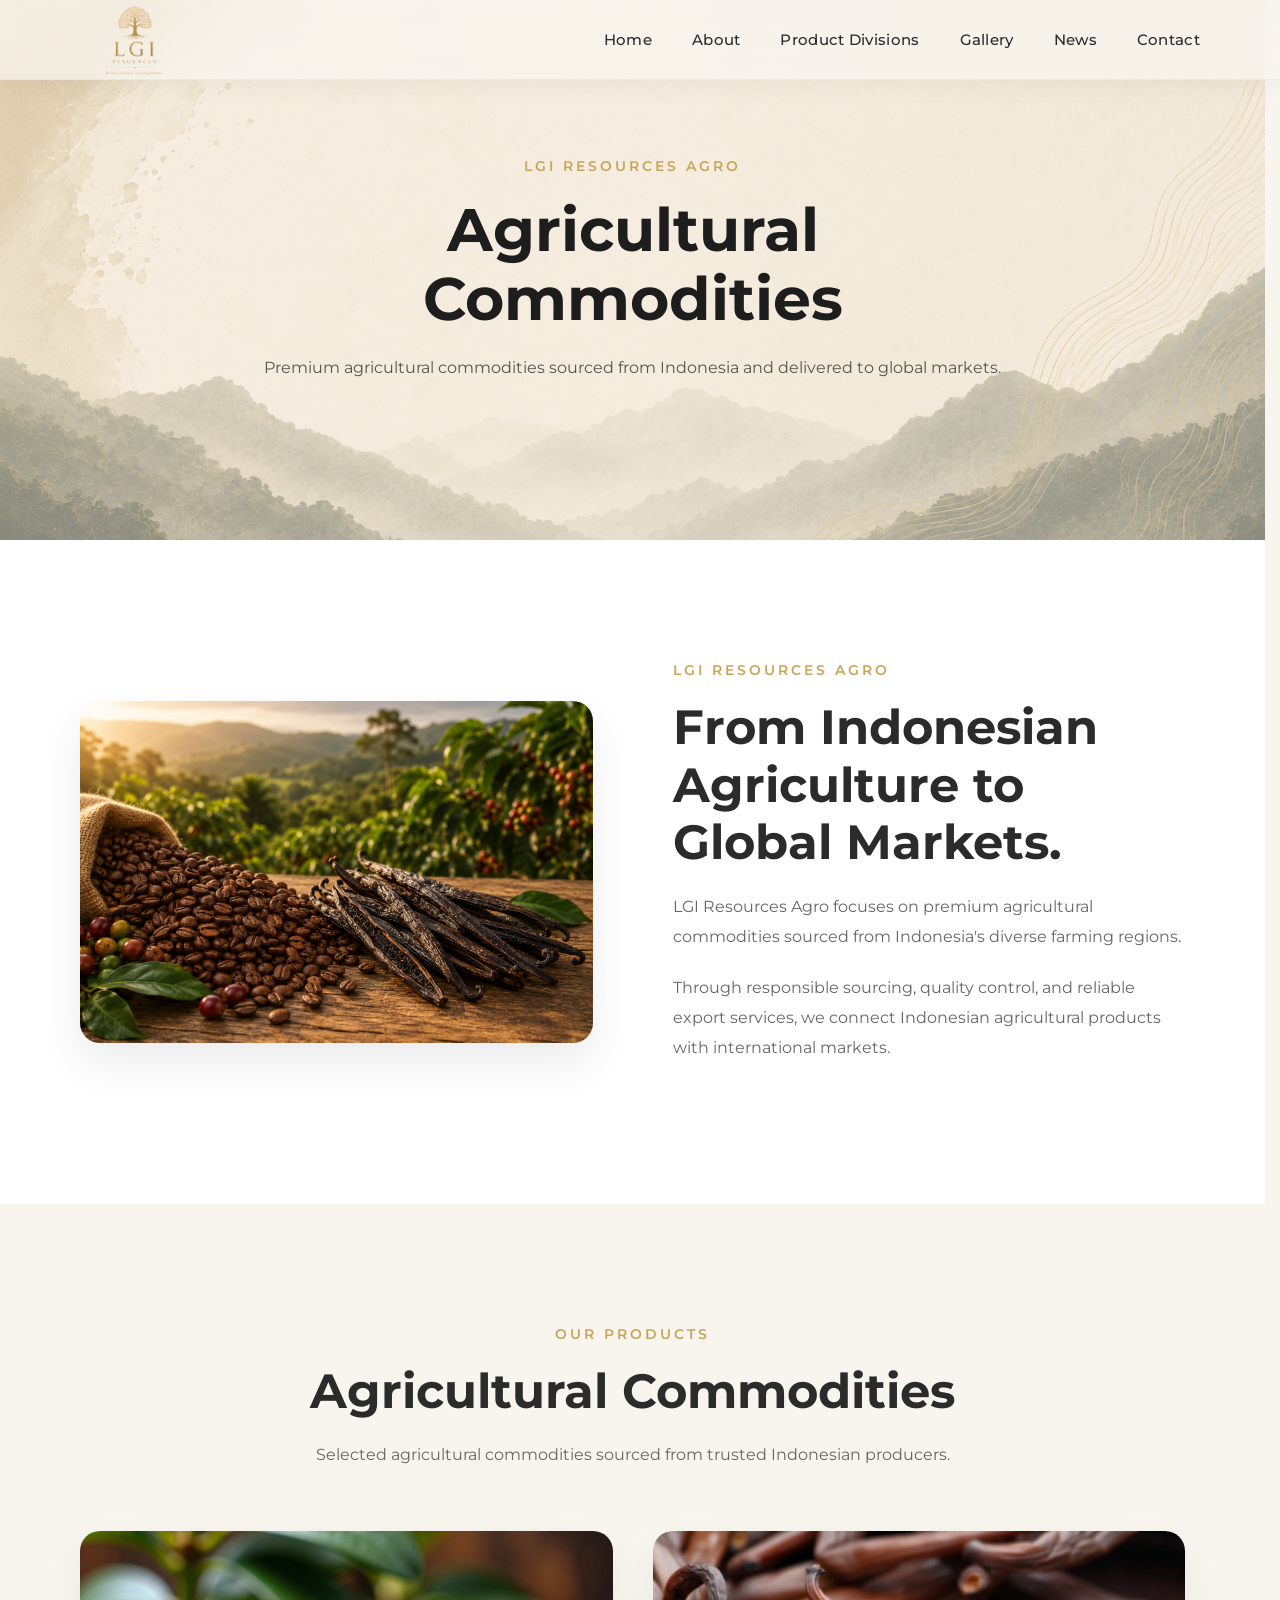
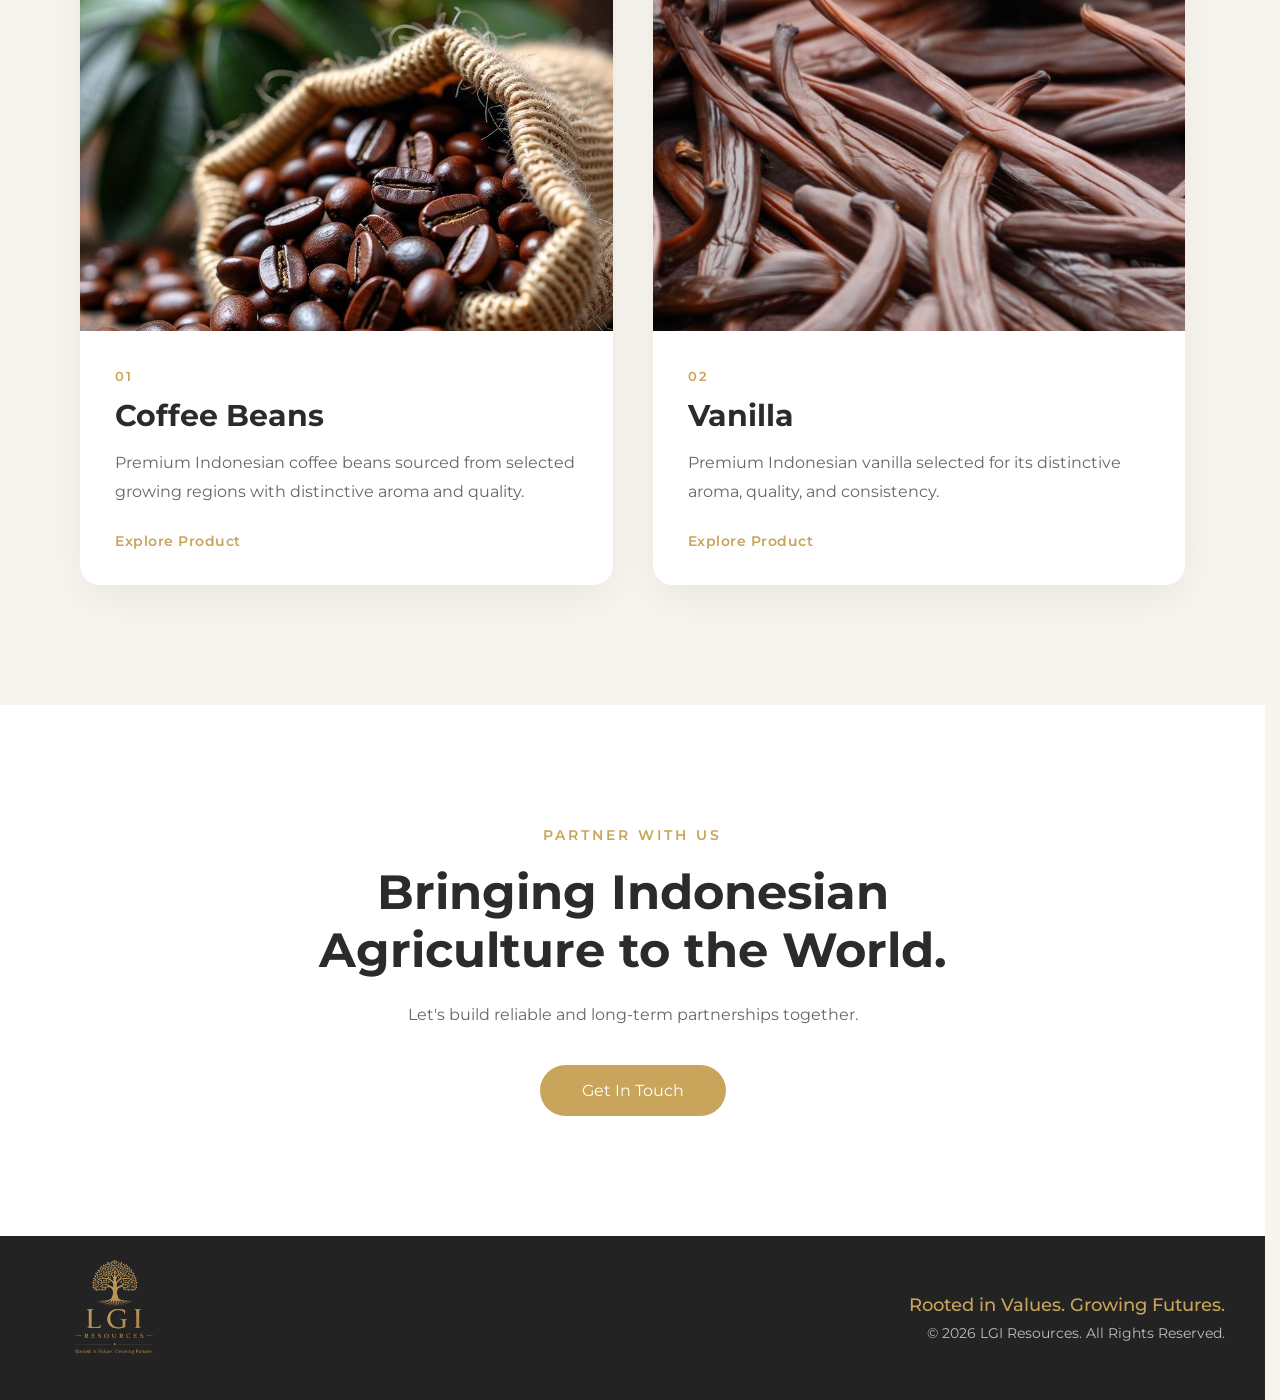
<file: product_divisi_isi/agro.html>
<!DOCTYPE html>
<html lang="en">

<head>

    <meta charset="UTF-8">
    <meta name="viewport" content="width=device-width, initial-scale=1.0">

    <title>LGI Resources Agro</title>

    <link rel="stylesheet" href="../css/style.css">
    <link rel="stylesheet" href="../css/responsive.css">

    <!-- Google Font -->
    <link rel="preconnect" href="https://fonts.googleapis.com">
    <link rel="preconnect" href="https://fonts.gstatic.com" crossorigin>

    <link href="https://fonts.googleapis.com/css2?family=Montserrat:wght@300;400;500;600;700;800&display=swap"
        rel="stylesheet">

    <!-- AOS -->
    <link rel="stylesheet" href="https://unpkg.com/aos@2.3.4/dist/aos.css">

</head>


<body class="agro-page">


    <!-- ========================= -->
    <!-- NAVBAR -->
    <!-- ========================= -->

    <header>

        <nav class="navbar">

            <div class="logo">

                <a href="../index.html">

                    <img src="../images/Logo LGI.png" alt="LGI Logo">

                </a>

            </div>


            <ul class="nav-menu" id="navMenu">

                <li>
                    <a href="../index.html">
                        Home
                    </a>
                </li>

                <li>
                    <a href="../about.html">
                        About
                    </a>
                </li>

                <li>
                    <a href="../product_divisions.html">
                        Product Divisions
                    </a>
                </li>

                <li>
                    <a href="../gallery.html">
                        Gallery
                    </a>
                </li>

                <li>
                    <a href="../news.html">
                        News
                    </a>
                </li>

                <li>
                    <a href="../contact.html">
                        Contact
                    </a>
                </li>

            </ul>


            <!-- ========================= -->
            <!-- HAMBURGER -->
            <!-- ========================= -->

            <div class="hamburger" id="hamburger">

                <span></span>

                <span></span>

                <span></span>

            </div>

        </nav>

    </header>



    <!-- ========================= -->
    <!-- AGRO HERO -->
    <!-- ========================= -->

    <section class="agro-hero">

        <div class="agro-hero-content">

            <span
                class="agro-subtitle"
                data-aos="fade-up"
                data-aos-delay="100">

                LGI RESOURCES AGRO

            </span>


            <h1
                data-aos="fade-up"
                data-aos-delay="250">

                Agricultural<br>
                Commodities

            </h1>


            <p
                data-aos="fade-up"
                data-aos-delay="400">

                Premium agricultural commodities
                sourced from Indonesia and delivered
                to global markets.

            </p>

        </div>

    </section>



    <!-- ========================= -->
    <!-- AGRO INTRO -->
    <!-- ========================= -->

    <section class="agro-intro">

        <div class="agro-intro-container">


            <div
                class="agro-intro-image"
                data-aos="fade-right"
                data-aos-duration="1000">

                <img
                    src="../images/lgi_agro/Cover.png"
                    alt="LGI Resources Agro">

            </div>


            <div class="agro-intro-content">

                <span
                    class="section-title"
                    data-aos="fade-up">

                    LGI RESOURCES AGRO

                </span>


                <h2
                    data-aos="fade-up"
                    data-aos-delay="150">

                    From Indonesian
                    Agriculture to
                    Global Markets.

                </h2>


                <p
                    data-aos="fade-up"
                    data-aos-delay="300">

                    LGI Resources Agro focuses on
                    premium agricultural commodities
                    sourced from Indonesia's diverse
                    farming regions.

                </p>


                <p
                    data-aos="fade-up"
                    data-aos-delay="400">

                    Through responsible sourcing,
                    quality control, and reliable export
                    services, we connect Indonesian
                    agricultural products with
                    international markets.

                </p>

            </div>

        </div>

    </section>



    <!-- ========================= -->
    <!-- AGRO PRODUCTS -->
    <!-- ========================= -->

    <section class="agro-products">

        <div class="agro-products-container">


            <!-- SECTION HEADER -->

            <div class="agro-products-header">

                <span
                    class="section-title"
                    data-aos="fade-up">

                    OUR PRODUCTS

                </span>


                <h2
                    data-aos="fade-up"
                    data-aos-delay="150">

                    Agricultural
                    Commodities

                </h2>


                <p
                    data-aos="fade-up"
                    data-aos-delay="300">

                    Selected agricultural commodities
                    sourced from trusted Indonesian
                    producers.

                </p>

            </div>



            <!-- ========================= -->
            <!-- PRODUCT GRID -->
            <!-- ========================= -->

            <div class="agro-product-grid">


                <!-- ========================= -->
                <!-- COFFEE BEANS -->
                <!-- ========================= -->

                <div
                    class="agro-product-card"
                    data-aos="fade-up"
                    data-aos-delay="100">


                    <div class="agro-product-image">

                        <img
                            src="../images/lgi_agro/Coffe beans.jpg"
                            alt="Coffee Beans">

                    </div>


                    <div class="agro-product-content">

                        <span class="product-number">
                            01
                        </span>


                        <h3>
                            Coffee Beans
                        </h3>


                        <p>

                            Premium Indonesian coffee beans
                            sourced from selected growing regions
                            with distinctive aroma and quality.

                        </p>


                        <a href="#">

                            Explore Product

                        </a>

                    </div>

                </div>



                <!-- ========================= -->
                <!-- VANILLA -->
                <!-- ========================= -->

                <div
                    class="agro-product-card"
                    data-aos="fade-up"
                    data-aos-delay="250">


                    <div class="agro-product-image">

                        <img
                            src="../images/lgi_agro/Vanilla.jpg"
                            alt="Vanilla">

                    </div>


                    <div class="agro-product-content">

                        <span class="product-number">
                            02
                        </span>


                        <h3>
                            Vanilla
                        </h3>


                        <p>

                            Premium Indonesian vanilla
                            selected for its distinctive aroma,
                            quality, and consistency.

                        </p>


                        <a href="#">

                            Explore Product

                        </a>

                    </div>

                </div>


            </div>

        </div>

    </section>



    <!-- ========================= -->
    <!-- AGRO CTA -->
    <!-- ========================= -->

    <section class="agro-cta">

        <div class="agro-cta-content">

            <span
                class="section-title"
                data-aos="fade-up">

                PARTNER WITH US

            </span>


            <h2
                data-aos="fade-up"
                data-aos-delay="150">

                Bringing Indonesian
                Agriculture to the World.

            </h2>


            <p
                data-aos="fade-up"
                data-aos-delay="300">

                Let's build reliable and
                long-term partnerships together.

            </p>


            <a
                href="../contact.html"
                class="btn"
                data-aos="fade-up"
                data-aos-delay="450">

                Get In Touch

            </a>

        </div>

    </section>



    <!-- ========================= -->
    <!-- FOOTER -->
    <!-- ========================= -->

    <footer class="footer">

        <div class="footer-content">


            <div class="footer-left">

                <img
                    src="../images/Logo LGI.png"
                    alt="LGI Logo">

            </div>


            <div class="footer-right">

                <h4>
                    Rooted in Values. Growing Futures.
                </h4>

                <p>
                    © 2026 LGI Resources. All Rights Reserved.
                </p>

            </div>


        </div>

    </footer>



    <!-- ========================= -->
    <!-- SCRIPTS -->
    <!-- ========================= -->

    <script src="https://unpkg.com/aos@2.3.4/dist/aos.js"></script>

    <script src="../js/script.js"></script>


    <script>

        AOS.init({

            duration: 1200,

            once: true,

            easing: "ease-out-cubic",

            offset: 100

        });

    </script>


</body>

</html>
</file>
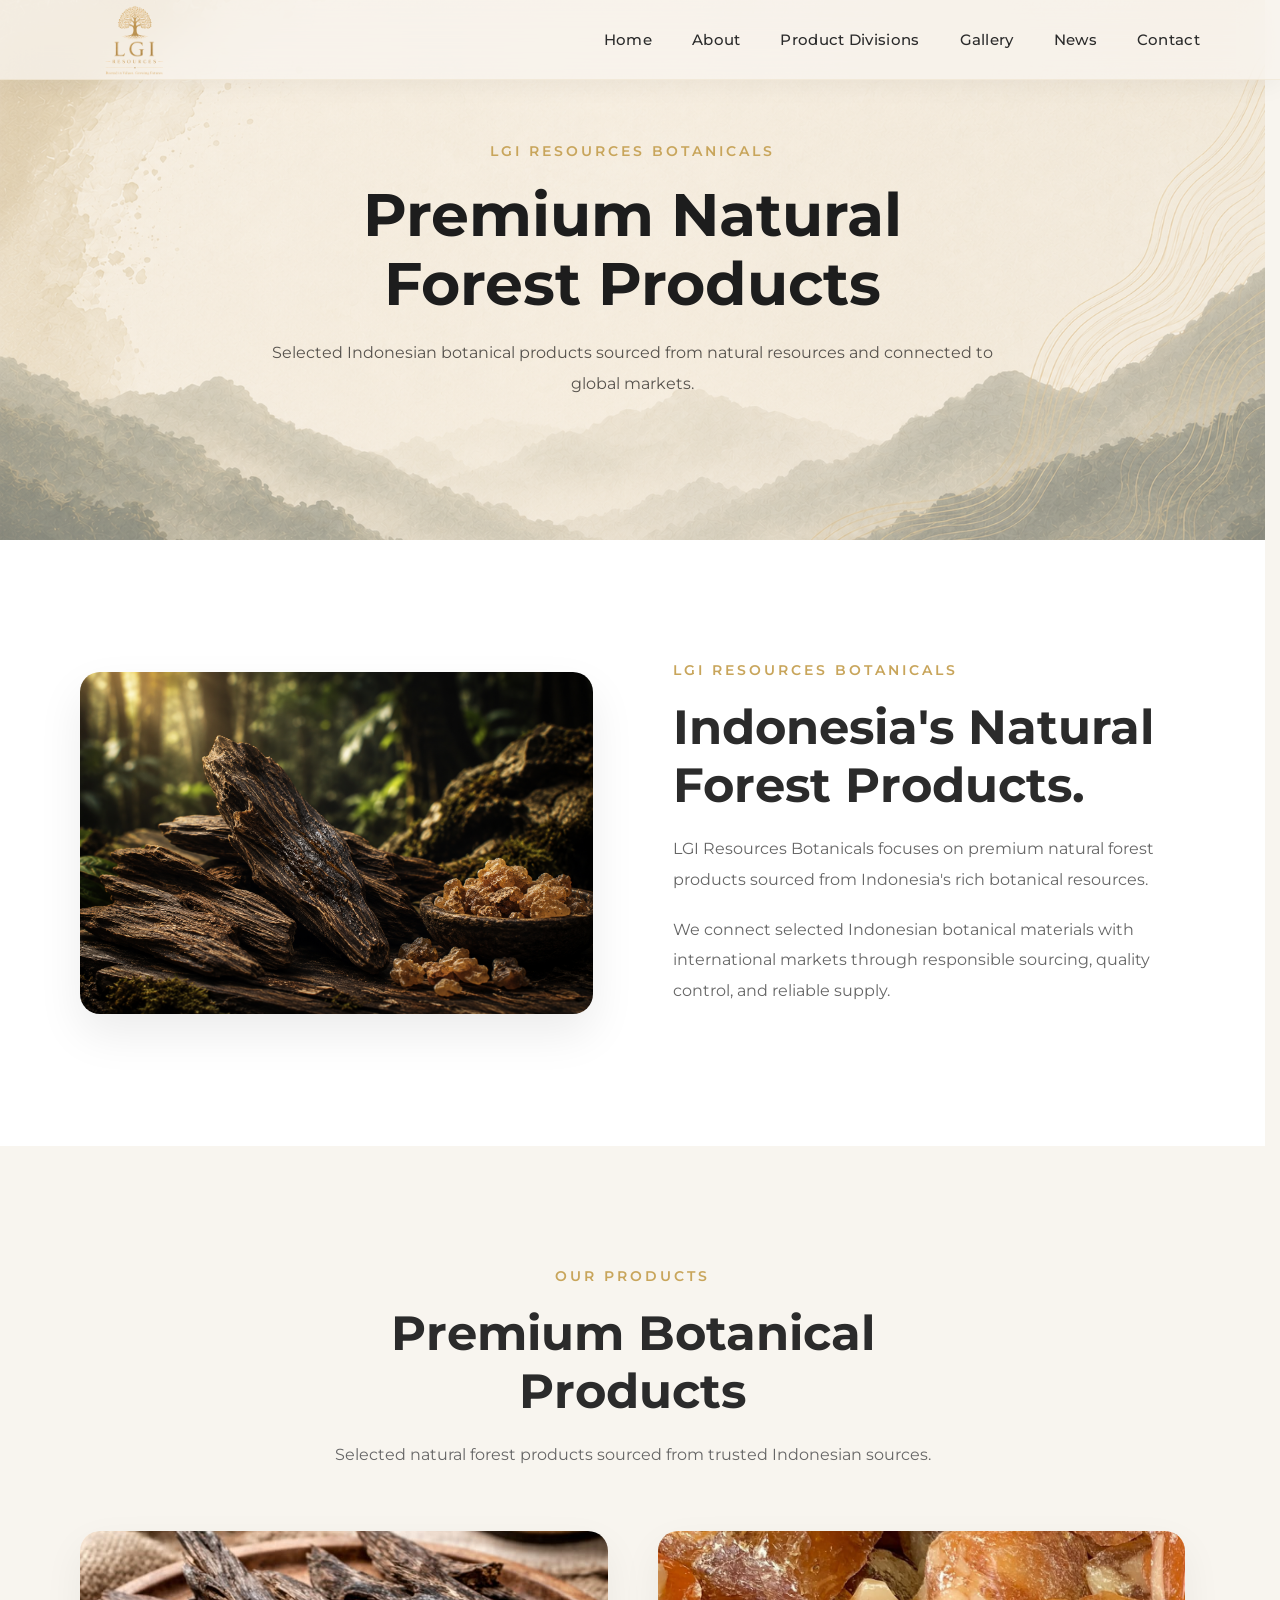
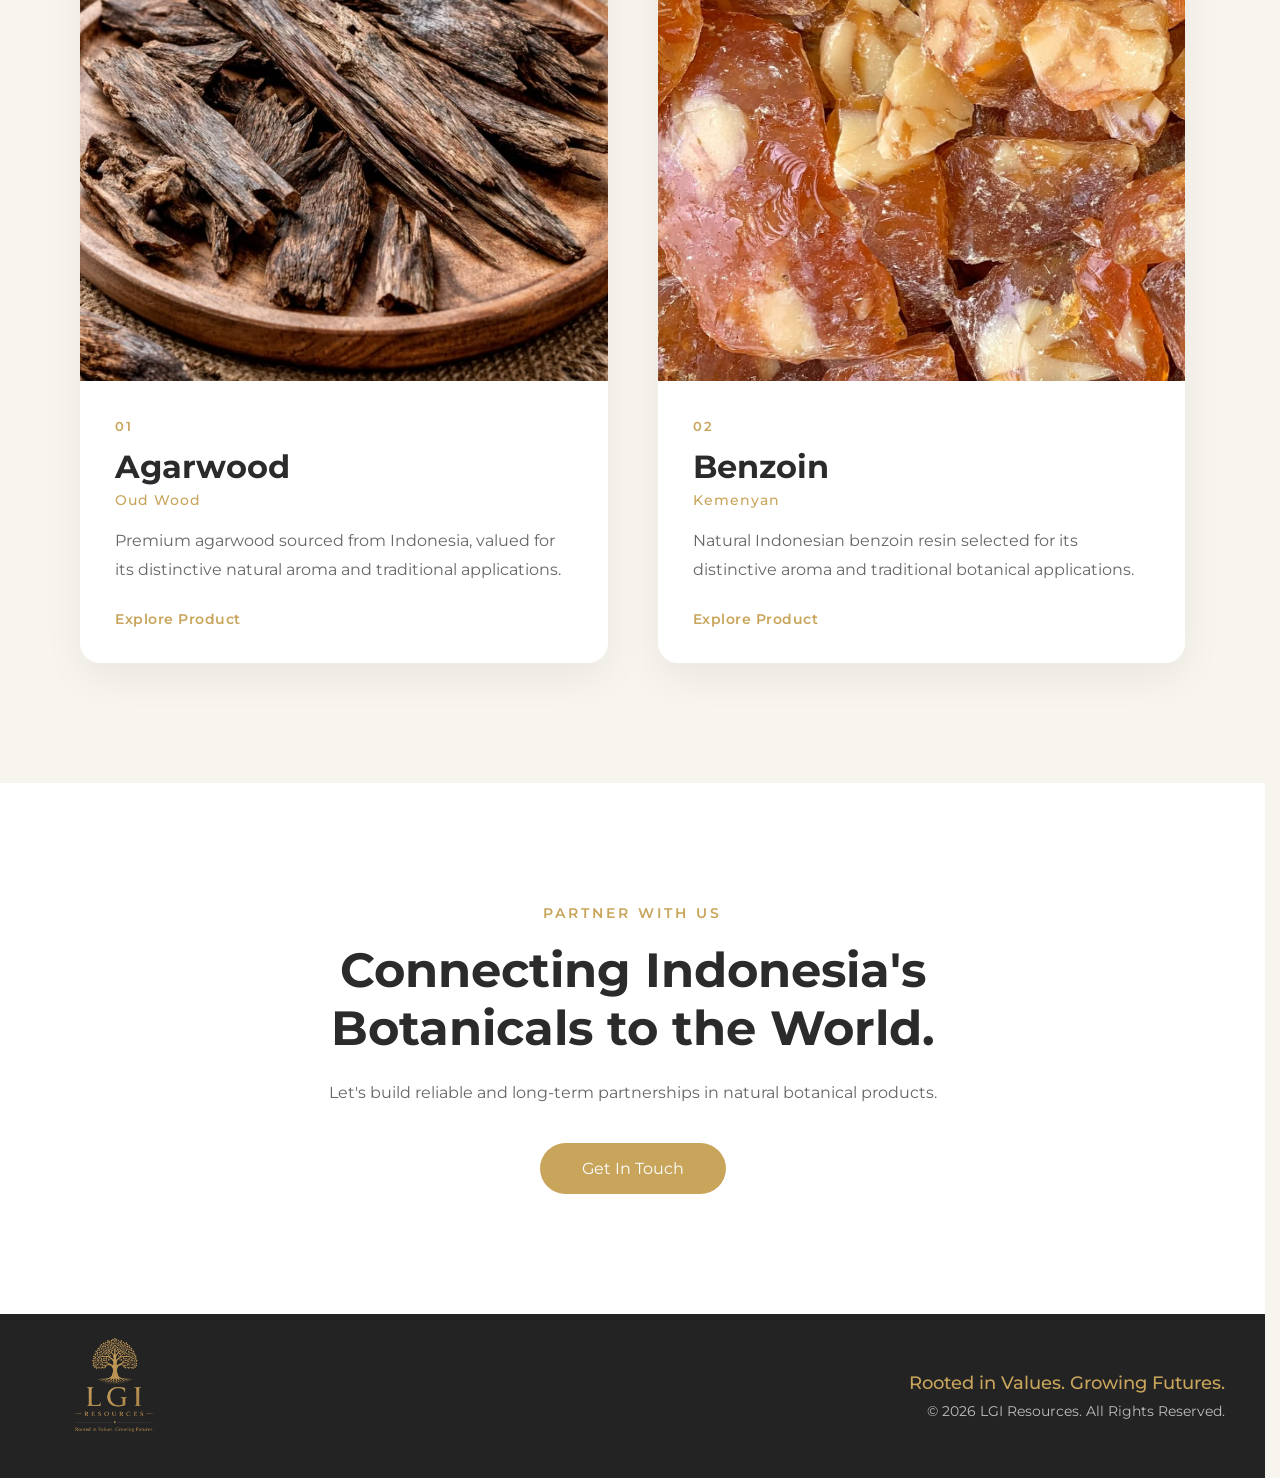
<file: product_divisi_isi/botanicals.html>
<!DOCTYPE html>
<html lang="en">

<head>

    <meta charset="UTF-8">
    <meta name="viewport" content="width=device-width, initial-scale=1.0">

    <title>LGI Resources Botanicals</title>

    <link rel="stylesheet" href="../css/style.css">
    <link rel="stylesheet" href="../css/responsive.css">

    <!-- Google Font -->
    <link rel="preconnect" href="https://fonts.googleapis.com">
    <link rel="preconnect" href="https://fonts.gstatic.com" crossorigin>

    <link href="https://fonts.googleapis.com/css2?family=Montserrat:wght@300;400;500;600;700;800&display=swap"
        rel="stylesheet">

    <!-- AOS -->
    <link rel="stylesheet" href="https://unpkg.com/aos@2.3.4/dist/aos.css">

</head>


<body class="botanicals-page">


    <!-- ========================= -->
    <!-- NAVBAR -->
    <!-- ========================= -->

    <header>

        <nav class="navbar">

            <div class="logo">

                <a href="../index.html">

                    <img src="../images/Logo LGI.png" alt="LGI Logo">

                </a>

            </div>


            <ul class="nav-menu" id="navMenu">

                <li>
                    <a href="../index.html">
                        Home
                    </a>
                </li>

                <li>
                    <a href="../about.html">
                        About
                    </a>
                </li>

                <li>
                    <a href="../product_divisions.html">
                        Product Divisions
                    </a>
                </li>

                <li>
                    <a href="../gallery.html">
                        Gallery
                    </a>
                </li>

                <li>
                    <a href="../news.html">
                        News
                    </a>
                </li>

                <li>
                    <a href="../contact.html">
                        Contact
                    </a>
                </li>

            </ul>


            <!-- ========================= -->
            <!-- HAMBURGER -->
            <!-- ========================= -->

            <div class="hamburger" id="hamburger">

                <span></span>

                <span></span>

                <span></span>

            </div>

        </nav>

    </header>



    <!-- ========================= -->
    <!-- BOTANICALS HERO -->
    <!-- ========================= -->

    <section class="botanicals-hero">

        <div class="botanicals-hero-content">

            <span
                class="botanicals-subtitle"
                data-aos="fade-up"
                data-aos-delay="100">

                LGI RESOURCES BOTANICALS

            </span>


            <h1
                data-aos="fade-up"
                data-aos-delay="250">

                Premium Natural<br>
                Forest Products

            </h1>


            <p
                data-aos="fade-up"
                data-aos-delay="400">

                Selected Indonesian botanical products
                sourced from natural resources and
                connected to global markets.

            </p>

        </div>

    </section>



    <!-- ========================= -->
    <!-- BOTANICALS INTRO -->
    <!-- ========================= -->

    <section class="botanicals-intro">

        <div class="botanicals-intro-container">


            <div
                class="botanicals-intro-image"
                data-aos="fade-right"
                data-aos-duration="1000">

                <img
                    src="../images/lgi_botanical/Cover.png"
                    alt="LGI Resources Botanicals">

            </div>


            <div class="botanicals-intro-content">

                <span
                    class="section-title"
                    data-aos="fade-up">

                    LGI RESOURCES BOTANICALS

                </span>


                <h2
                    data-aos="fade-up"
                    data-aos-delay="150">

                    Indonesia's Natural
                    Forest Products.

                </h2>


                <p
                    data-aos="fade-up"
                    data-aos-delay="300">

                    LGI Resources Botanicals focuses on
                    premium natural forest products sourced
                    from Indonesia's rich botanical resources.

                </p>


                <p
                    data-aos="fade-up"
                    data-aos-delay="400">

                    We connect selected Indonesian botanical
                    materials with international markets
                    through responsible sourcing, quality
                    control, and reliable supply.

                </p>

            </div>

        </div>

    </section>



    <!-- ========================= -->
    <!-- BOTANICALS PRODUCTS -->
    <!-- ========================= -->

    <section class="botanicals-products">

        <div class="botanicals-products-container">


            <!-- SECTION HEADER -->

            <div class="botanicals-products-header">

                <span
                    class="section-title"
                    data-aos="fade-up">

                    OUR PRODUCTS

                </span>


                <h2
                    data-aos="fade-up"
                    data-aos-delay="150">

                    Premium Botanical
                    Products

                </h2>


                <p
                    data-aos="fade-up"
                    data-aos-delay="300">

                    Selected natural forest products
                    sourced from trusted Indonesian sources.

                </p>

            </div>



            <!-- ========================= -->
            <!-- PRODUCT GRID -->
            <!-- ========================= -->

            <div class="botanicals-product-grid">


                <!-- 01 AGARWOOD -->

                <div
                    class="botanicals-product-card"
                    data-aos="fade-up"
                    data-aos-delay="100">

                    <div class="botanicals-product-image">

                        <img
                            src="../images/lgi_botanical/Agarwood.jpg"
                            alt="Agarwood Oud Wood">

                    </div>


                    <div class="botanicals-product-content">

                        <span class="product-number">
                            01
                        </span>


                        <h3>
                            Agarwood
                        </h3>


                        <span class="botanicals-product-subtitle">
                            Oud Wood
                        </span>


                        <p>
                            Premium agarwood sourced from
                            Indonesia, valued for its distinctive
                            natural aroma and traditional
                            applications.
                        </p>


                        <a href="#">
                            Explore Product
                        </a>

                    </div>

                </div>



                <!-- 02 BENZOIN -->

                <div
                    class="botanicals-product-card"
                    data-aos="fade-up"
                    data-aos-delay="200">

                    <div class="botanicals-product-image">

                        <img
                            src="../images/lgi_botanical/Benzoin.jpg"
                            alt="Benzoin Kemenyan">

                    </div>


                    <div class="botanicals-product-content">

                        <span class="product-number">
                            02
                        </span>


                        <h3>
                            Benzoin
                        </h3>


                        <span class="botanicals-product-subtitle">
                            Kemenyan
                        </span>


                        <p>
                            Natural Indonesian benzoin resin
                            selected for its distinctive aroma
                            and traditional botanical
                            applications.
                        </p>


                        <a href="#">
                            Explore Product
                        </a>

                    </div>

                </div>


            </div>

        </div>

    </section>



    <!-- ========================= -->
    <!-- BOTANICALS CTA -->
    <!-- ========================= -->

    <section class="botanicals-cta">

        <div class="botanicals-cta-content">

            <span
                class="section-title"
                data-aos="fade-up">

                PARTNER WITH US

            </span>


            <h2
                data-aos="fade-up"
                data-aos-delay="150">

                Connecting Indonesia's
                Botanicals to the World.

            </h2>


            <p
                data-aos="fade-up"
                data-aos-delay="300">

                Let's build reliable and long-term
                partnerships in natural botanical products.

            </p>


            <a
                href="../contact.html"
                class="btn"
                data-aos="fade-up"
                data-aos-delay="450">

                Get In Touch

            </a>

        </div>

    </section>



    <!-- ========================= -->
    <!-- FOOTER -->
    <!-- ========================= -->

    <footer class="footer">

        <div class="footer-content">

            <div class="footer-left">

                <img
                    src="../images/Logo LGI.png"
                    alt="LGI Logo">

            </div>


            <div class="footer-right">

                <h4>
                    Rooted in Values. Growing Futures.
                </h4>

                <p>
                    © 2026 LGI Resources. All Rights Reserved.
                </p>

            </div>

        </div>

    </footer>



    <!-- ========================= -->
    <!-- SCRIPTS -->
    <!-- ========================= -->

    <script src="https://unpkg.com/aos@2.3.4/dist/aos.js"></script>

    <script src="../js/script.js"></script>


    <script>

        AOS.init({

            duration: 1200,

            once: true,

            easing: "ease-out-cubic",

            offset: 100

        });

    </script>


</body>

</html>
</file>
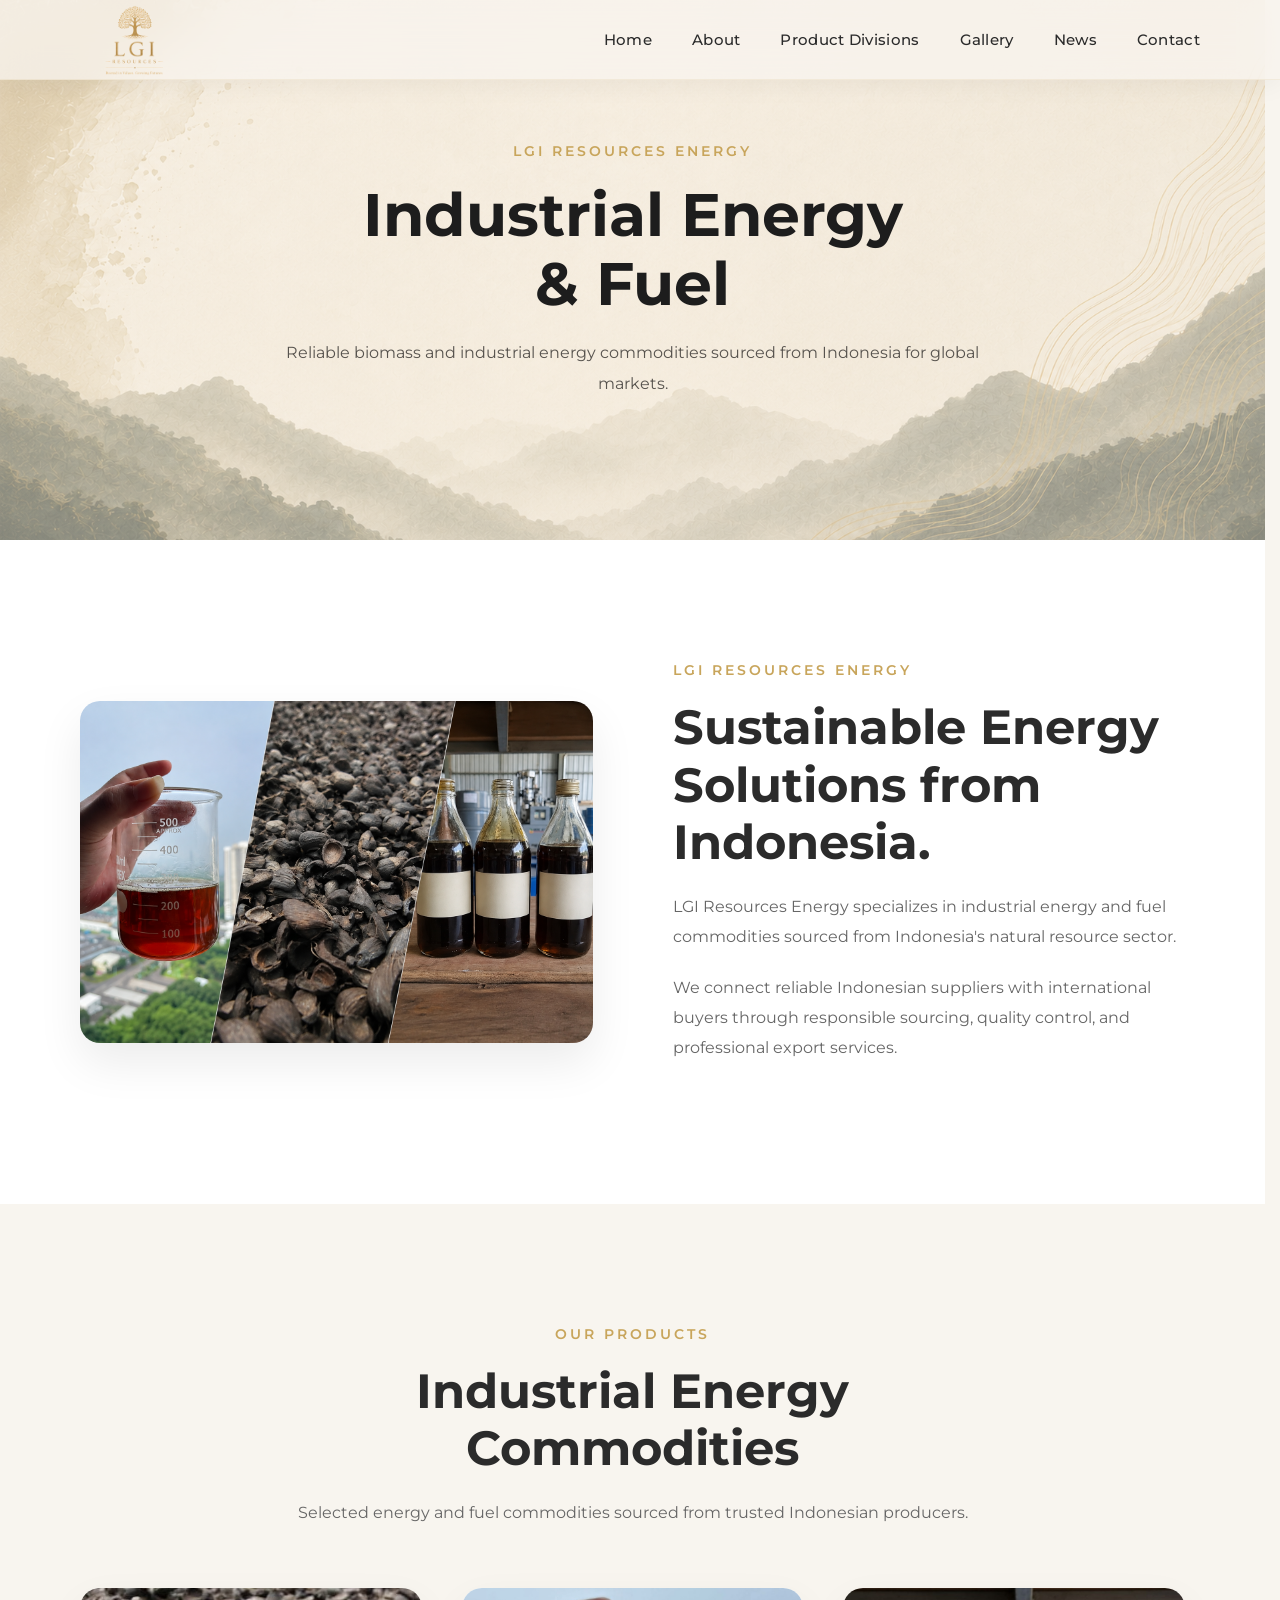
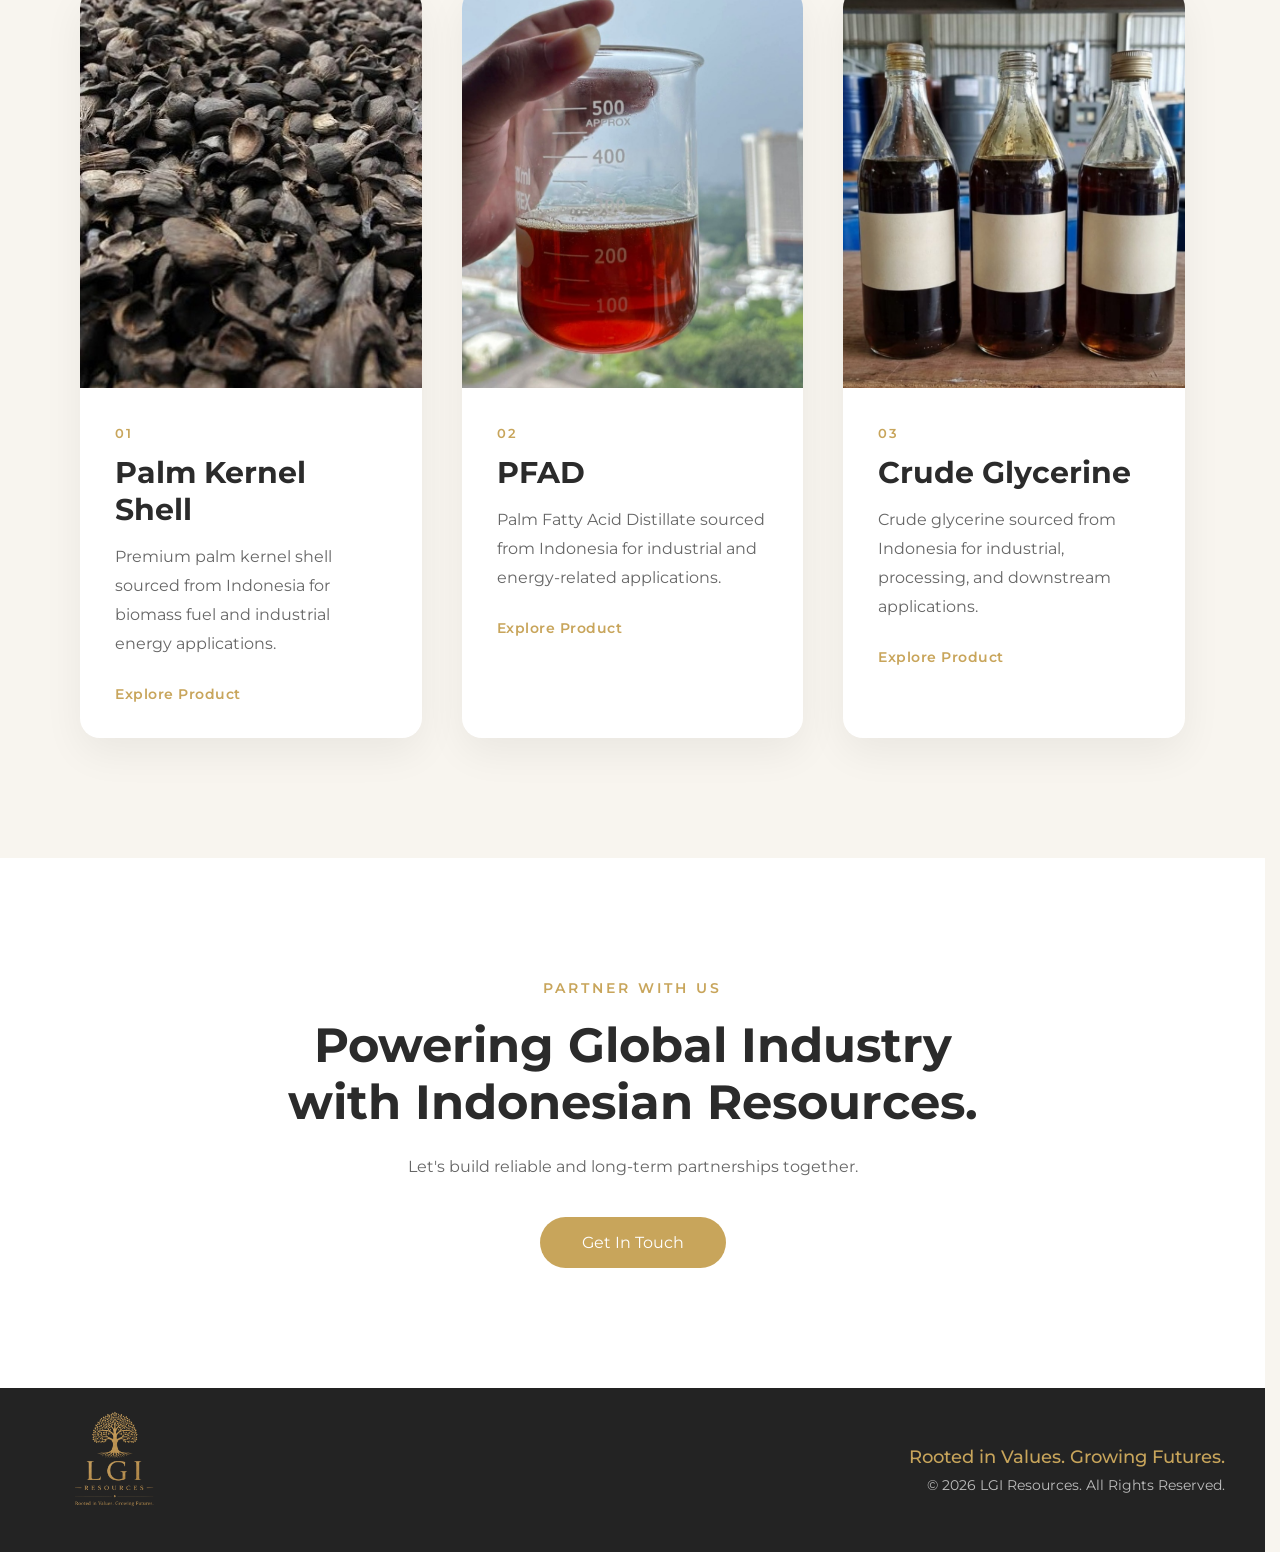
<file: product_divisi_isi/energy.html>
<!DOCTYPE html>
<html lang="en">

<head>

    <meta charset="UTF-8">
    <meta name="viewport" content="width=device-width, initial-scale=1.0">

    <title>LGI Resources Energy</title>

    <link rel="stylesheet" href="../css/style.css">
    <link rel="stylesheet" href="../css/responsive.css">

    <!-- Google Font -->
    <link rel="preconnect" href="https://fonts.googleapis.com">
    <link rel="preconnect" href="https://fonts.gstatic.com" crossorigin>

    <link href="https://fonts.googleapis.com/css2?family=Montserrat:wght@300;400;500;600;700;800&display=swap"
        rel="stylesheet">

    <!-- AOS -->
    <link rel="stylesheet" href="https://unpkg.com/aos@2.3.4/dist/aos.css">

</head>


<body class="energy-page">


    <!-- ========================= -->
    <!-- NAVBAR -->
    <!-- ========================= -->

    <header>

        <nav class="navbar">

            <div class="logo">

                <a href="../index.html">

                    <img src="../images/Logo LGI.png" alt="LGI Logo">

                </a>

            </div>


            <ul class="nav-menu" id="navMenu">

                <li>
                    <a href="../index.html">
                        Home
                    </a>
                </li>

                <li>
                    <a href="../about.html">
                        About
                    </a>
                </li>

                <li>
                    <a href="../product_divisions.html">
                        Product Divisions
                    </a>
                </li>

                <li>
                    <a href="../gallery.html">
                        Gallery
                    </a>
                </li>

                <li>
                    <a href="../news.html">
                        News
                    </a>
                </li>

                <li>
                    <a href="../contact.html">
                        Contact
                    </a>
                </li>

            </ul>


            <!-- ========================= -->
            <!-- HAMBURGER -->
            <!-- ========================= -->

            <div class="hamburger" id="hamburger">

                <span></span>
                <span></span>
                <span></span>

            </div>

        </nav>

    </header>



    <!-- ========================= -->
    <!-- ENERGY HERO -->
    <!-- ========================= -->

    <section class="energy-hero">

        <div class="energy-hero-content">

            <span
                class="energy-subtitle"
                data-aos="fade-up"
                data-aos-delay="100">

                LGI RESOURCES ENERGY

            </span>


            <h1
                data-aos="fade-up"
                data-aos-delay="250">

                Industrial Energy<br>
                & Fuel

            </h1>


            <p
                data-aos="fade-up"
                data-aos-delay="400">

                Reliable biomass and industrial
                energy commodities sourced from
                Indonesia for global markets.

            </p>

        </div>

    </section>



    <!-- ========================= -->
    <!-- ENERGY INTRO -->
    <!-- ========================= -->

    <section class="energy-intro">

        <div class="energy-intro-container">


            <div
                class="energy-intro-image"
                data-aos="fade-right"
                data-aos-duration="1000">

                <img
                    src="../images/lgi_energy/Cover2.png"
                    alt="LGI Resources Energy">

            </div>


            <div class="energy-intro-content">

                <span
                    class="section-title"
                    data-aos="fade-up">

                    LGI RESOURCES ENERGY

                </span>


                <h2
                    data-aos="fade-up"
                    data-aos-delay="150">

                    Sustainable Energy
                    Solutions from
                    Indonesia.

                </h2>


                <p
                    data-aos="fade-up"
                    data-aos-delay="300">

                    LGI Resources Energy specializes in
                    industrial energy and fuel commodities
                    sourced from Indonesia's natural
                    resource sector.

                </p>


                <p
                    data-aos="fade-up"
                    data-aos-delay="400">

                    We connect reliable Indonesian suppliers
                    with international buyers through
                    responsible sourcing, quality control,
                    and professional export services.

                </p>

            </div>

        </div>

    </section>



    <!-- ========================= -->
    <!-- ENERGY PRODUCTS -->
    <!-- ========================= -->

    <section class="energy-products">

        <div class="energy-products-container">


            <!-- SECTION HEADER -->

            <div class="energy-products-header">

                <span
                    class="section-title"
                    data-aos="fade-up">

                    OUR PRODUCTS

                </span>


                <h2
                    data-aos="fade-up"
                    data-aos-delay="150">

                    Industrial Energy
                    Commodities

                </h2>


                <p
                    data-aos="fade-up"
                    data-aos-delay="300">

                    Selected energy and fuel commodities
                    sourced from trusted Indonesian
                    producers.

                </p>

            </div>



            <!-- ========================= -->
            <!-- PRODUCT GRID -->
            <!-- ========================= -->

            <div class="energy-product-grid">


                <!-- ========================= -->
                <!-- PALM KERNEL SHELL -->
                <!-- ========================= -->

                <div
                    class="energy-product-card"
                    data-aos="fade-up"
                    data-aos-delay="100">


                    <div class="energy-product-image">

                        <img
                            src="../images/lgi_energy/cangkang_sawit.jpeg"
                            alt="Palm Kernel Shell">

                    </div>


                    <div class="energy-product-content">

                        <span class="product-number">
                            01
                        </span>


                        <h3>
                            Palm Kernel Shell
                        </h3>


                        <p>

                            Premium palm kernel shell
                            sourced from Indonesia for
                            biomass fuel and industrial
                            energy applications.

                        </p>


                        <a href="#">

                            Explore Product

                        </a>

                    </div>

                </div>



                <!-- ========================= -->
                <!-- PFAD -->
                <!-- ========================= -->

                <div
                    class="energy-product-card"
                    data-aos="fade-up"
                    data-aos-delay="250">


                    <div class="energy-product-image">

                        <img
                            src="../images/lgi_energy/PFAD.png"
                            alt="PFAD">

                    </div>


                    <div class="energy-product-content">

                        <span class="product-number">
                            02
                        </span>


                        <h3>
                            PFAD
                        </h3>


                        <p>

                            Palm Fatty Acid Distillate
                            sourced from Indonesia for
                            industrial and energy-related
                            applications.

                        </p>


                        <a href="#">

                            Explore Product

                        </a>

                    </div>

                </div>



                <!-- ========================= -->
                <!-- CRUDE GLYCERINE -->
                <!-- ========================= -->

                <div
                    class="energy-product-card"
                    data-aos="fade-up"
                    data-aos-delay="400">


                    <div class="energy-product-image">

                        <img
                            src="../images/lgi_energy/Crude Glycerin.png"
                            alt="Crude Glycerine">

                    </div>


                    <div class="energy-product-content">

                        <span class="product-number">
                            03
                        </span>


                        <h3>
                            Crude Glycerine
                        </h3>


                        <p>

                            Crude glycerine sourced from
                            Indonesia for industrial,
                            processing, and downstream
                            applications.

                        </p>


                        <a href="#">

                            Explore Product

                        </a>

                    </div>

                </div>


            </div>

        </div>

    </section>



    <!-- ========================= -->
    <!-- ENERGY CTA -->
    <!-- ========================= -->

    <section class="energy-cta">

        <div class="energy-cta-content">

            <span
                class="section-title"
                data-aos="fade-up">

                PARTNER WITH US

            </span>


            <h2
                data-aos="fade-up"
                data-aos-delay="150">

                Powering Global Industry
                with Indonesian Resources.

            </h2>


            <p
                data-aos="fade-up"
                data-aos-delay="300">

                Let's build reliable and
                long-term partnerships together.

            </p>


            <a
                href="../contact.html"
                class="btn"
                data-aos="fade-up"
                data-aos-delay="450">

                Get In Touch

            </a>

        </div>

    </section>



    <!-- ========================= -->
    <!-- FOOTER -->
    <!-- ========================= -->

    <footer class="footer">

        <div class="footer-content">


            <div class="footer-left">

                <img
                    src="../images/Logo LGI.png"
                    alt="LGI Logo">

            </div>


            <div class="footer-right">

                <h4>
                    Rooted in Values. Growing Futures.
                </h4>

                <p>
                    © 2026 LGI Resources. All Rights Reserved.
                </p>

            </div>


        </div>

    </footer>



    <!-- ========================= -->
    <!-- SCRIPTS -->
    <!-- ========================= -->

    <script src="https://unpkg.com/aos@2.3.4/dist/aos.js"></script>

    <script src="../js/script.js"></script>


    <script>

        AOS.init({

            duration: 1200,

            once: true,

            easing: "ease-out-cubic",

            offset: 100

        });

    </script>


</body>

</html>
</file>
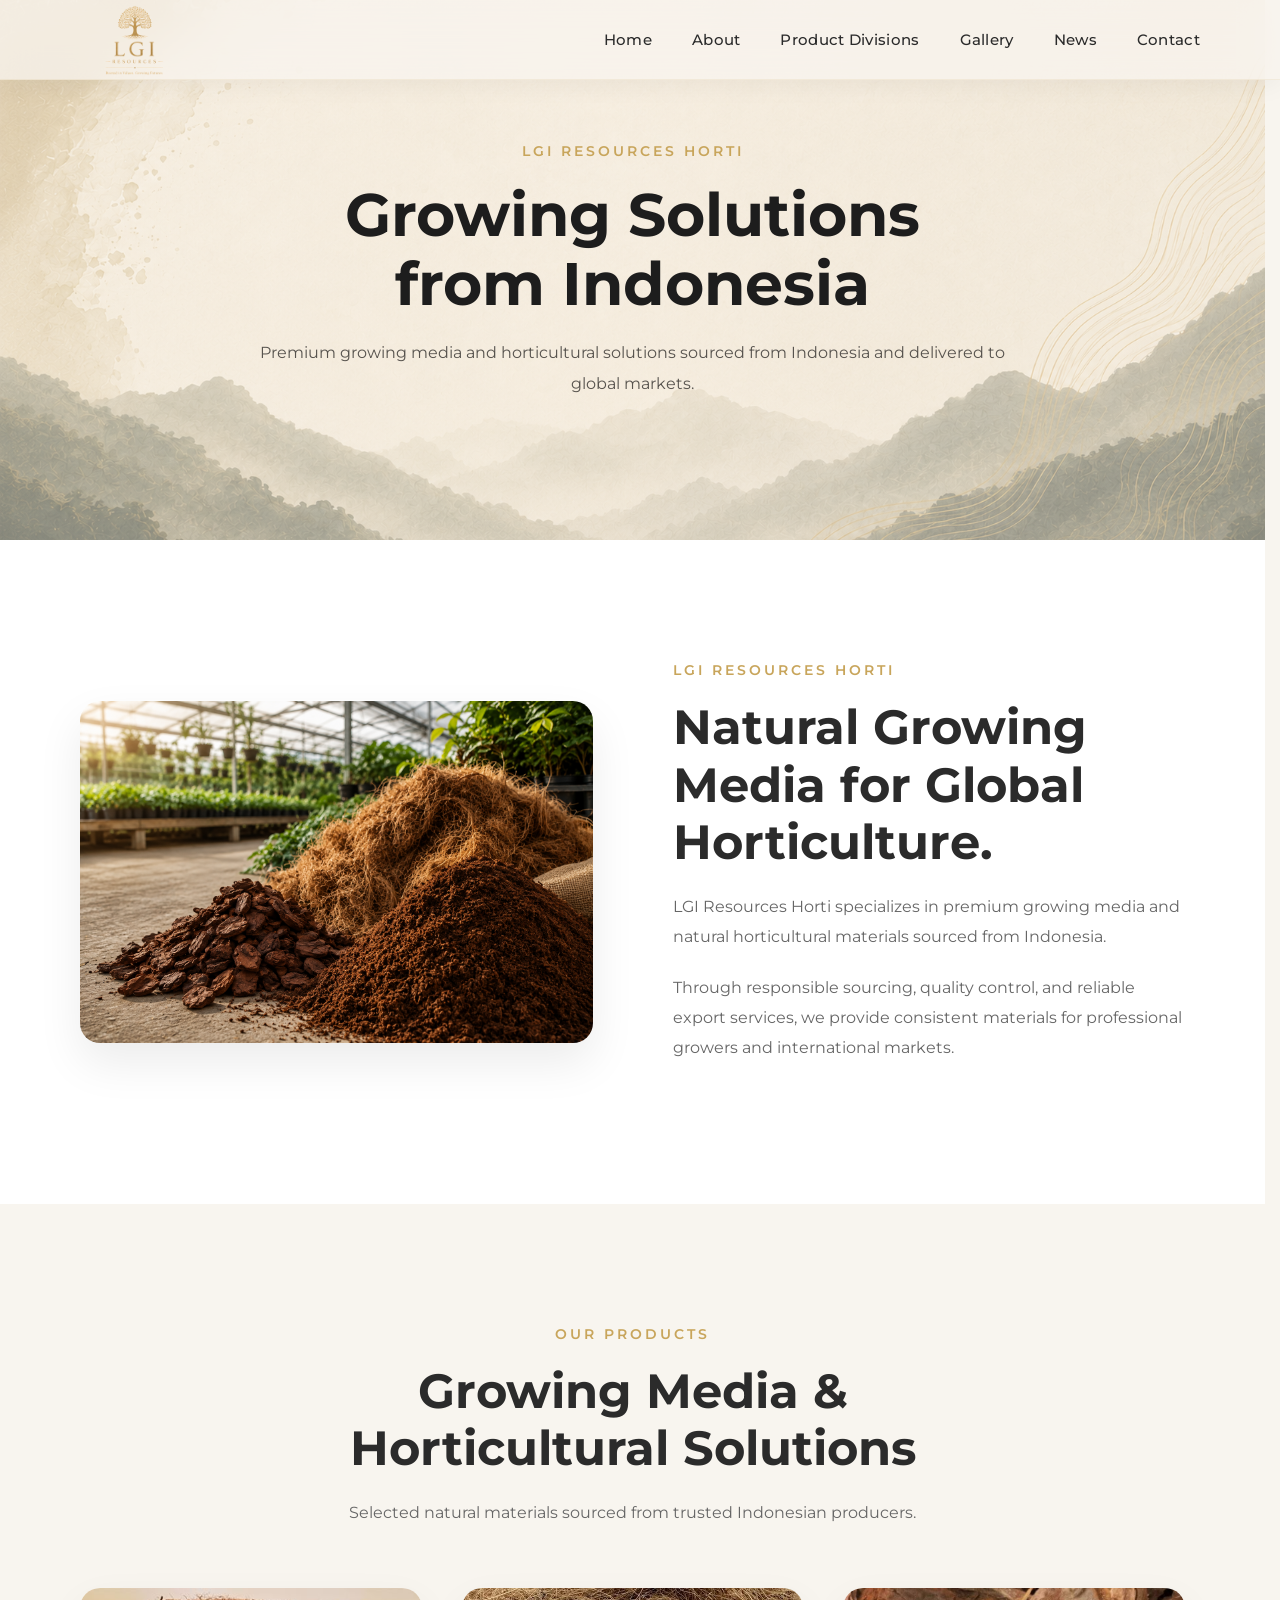
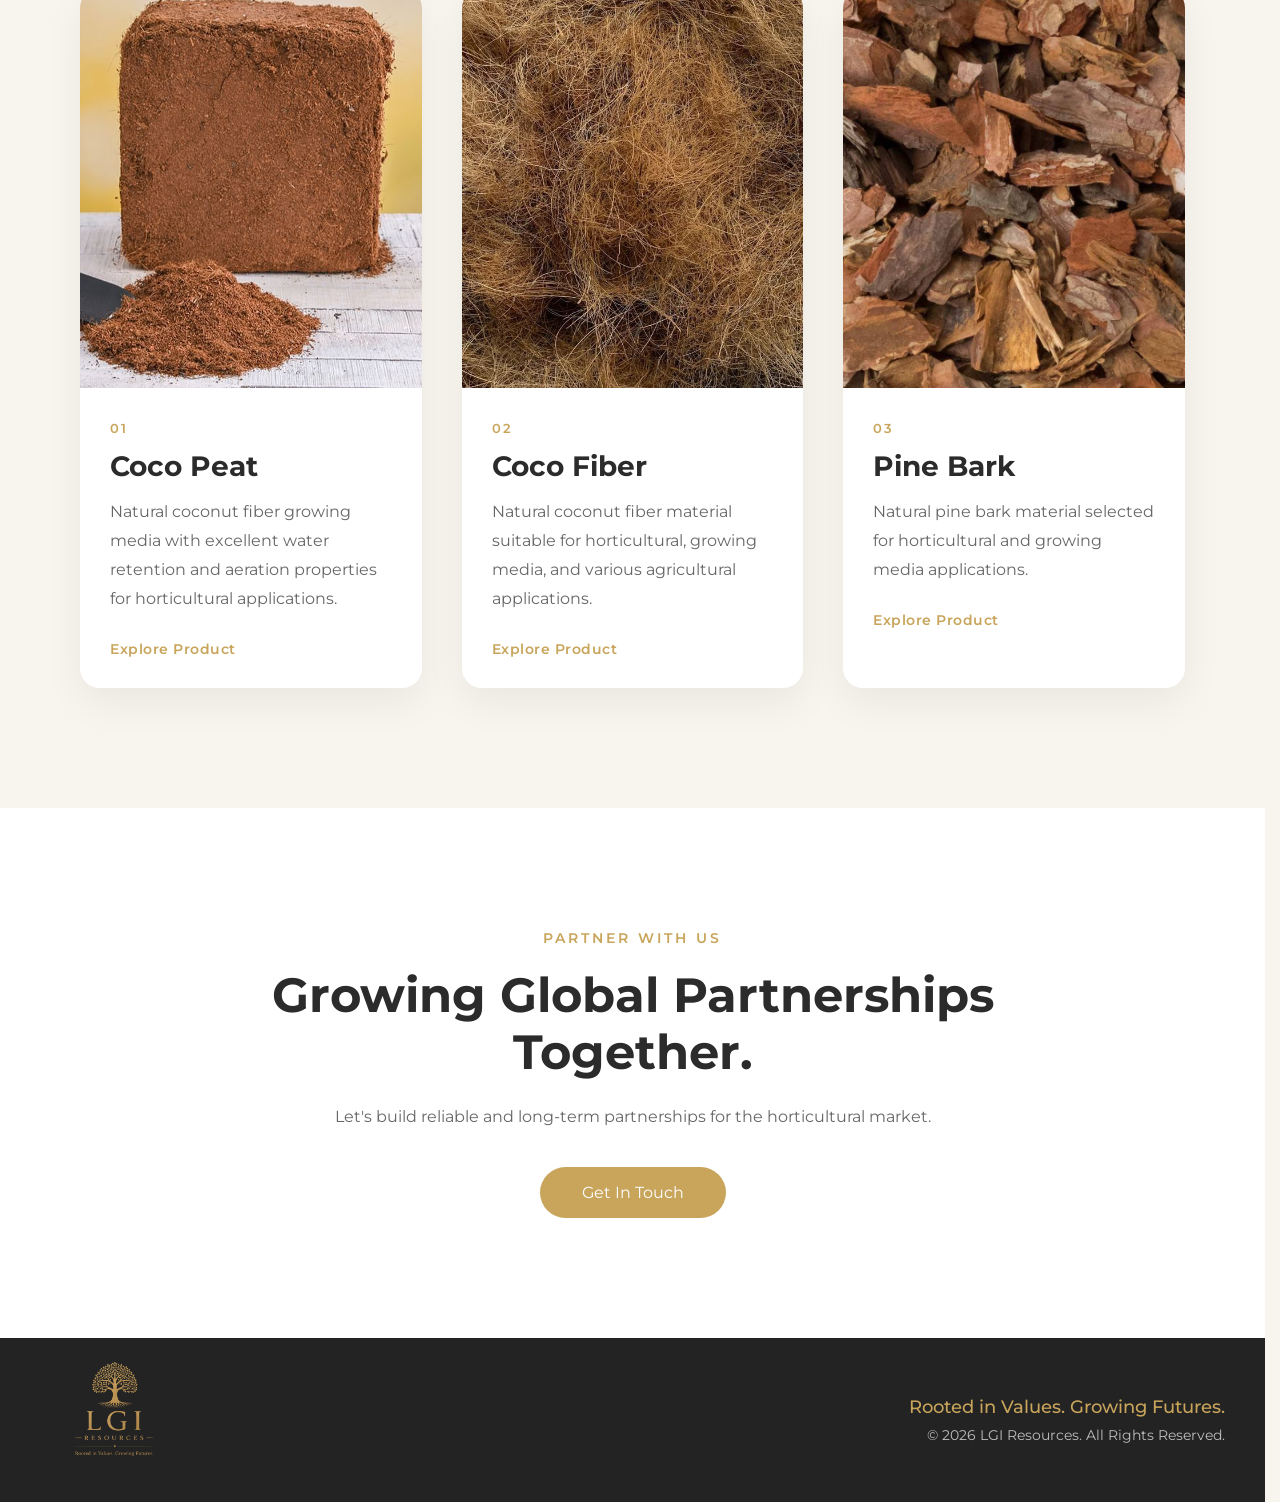
<file: product_divisi_isi/horti.html>
<!DOCTYPE html>
<html lang="en">

<head>

    <meta charset="UTF-8">
    <meta name="viewport" content="width=device-width, initial-scale=1.0">

    <title>LGI Resources Horti</title>

    <link rel="stylesheet" href="../css/style.css">
    <link rel="stylesheet" href="../css/responsive.css">

    <!-- Google Font -->
    <link rel="preconnect" href="https://fonts.googleapis.com">
    <link rel="preconnect" href="https://fonts.gstatic.com" crossorigin>

    <link href="https://fonts.googleapis.com/css2?family=Montserrat:wght@300;400;500;600;700;800&display=swap"
        rel="stylesheet">

    <!-- AOS -->
    <link rel="stylesheet" href="https://unpkg.com/aos@2.3.4/dist/aos.css">

</head>


<body class="horti-page">


    <!-- ========================= -->
    <!-- NAVBAR -->
    <!-- ========================= -->

    <header>

        <nav class="navbar">

            <div class="logo">

                <a href="../index.html">

                    <img src="../images/Logo LGI.png" alt="LGI Logo">

                </a>

            </div>


            <ul class="nav-menu" id="navMenu">

                <li>
                    <a href="../index.html">
                        Home
                    </a>
                </li>

                <li>
                    <a href="../about.html">
                        About
                    </a>
                </li>

                <li>
                    <a href="../product_divisions.html">
                        Product Divisions
                    </a>
                </li>

                <li>
                    <a href="../gallery.html">
                        Gallery
                    </a>
                </li>

                <li>
                    <a href="../news.html">
                        News
                    </a>
                </li>

                <li>
                    <a href="../contact.html">
                        Contact
                    </a>
                </li>

            </ul>


            <!-- ========================= -->
            <!-- HAMBURGER -->
            <!-- ========================= -->

            <div class="hamburger" id="hamburger">

                <span></span>

                <span></span>

                <span></span>

            </div>

        </nav>

    </header>



    <!-- ========================= -->
    <!-- HORTI HERO -->
    <!-- ========================= -->

    <section class="horti-hero">

        <div class="horti-hero-content">

            <span
                class="horti-subtitle"
                data-aos="fade-up"
                data-aos-delay="100">

                LGI RESOURCES HORTI

            </span>


            <h1
                data-aos="fade-up"
                data-aos-delay="250">

                Growing Solutions<br>
                from Indonesia

            </h1>


            <p
                data-aos="fade-up"
                data-aos-delay="400">

                Premium growing media and horticultural
                solutions sourced from Indonesia and
                delivered to global markets.

            </p>

        </div>

    </section>



    <!-- ========================= -->
    <!-- HORTI INTRO -->
    <!-- ========================= -->

    <section class="horti-intro">

        <div class="horti-intro-container">


            <div
                class="horti-intro-image"
                data-aos="fade-right"
                data-aos-duration="1000">

                <img
                    src="../images/lgi_horti/Cover.png"
                    alt="LGI Resources Horti">

            </div>


            <div class="horti-intro-content">

                <span
                    class="section-title"
                    data-aos="fade-up">

                    LGI RESOURCES HORTI

                </span>


                <h2
                    data-aos="fade-up"
                    data-aos-delay="150">

                    Natural Growing Media
                    for Global Horticulture.

                </h2>


                <p
                    data-aos="fade-up"
                    data-aos-delay="300">

                    LGI Resources Horti specializes in
                    premium growing media and natural
                    horticultural materials sourced from
                    Indonesia.

                </p>


                <p
                    data-aos="fade-up"
                    data-aos-delay="400">

                    Through responsible sourcing, quality
                    control, and reliable export services,
                    we provide consistent materials for
                    professional growers and international
                    markets.

                </p>

            </div>

        </div>

    </section>



    <!-- ========================= -->
    <!-- HORTI PRODUCTS -->
    <!-- ========================= -->

    <section class="horti-products">

        <div class="horti-products-container">


            <!-- SECTION HEADER -->

            <div class="horti-products-header">

                <span
                    class="section-title"
                    data-aos="fade-up">

                    OUR PRODUCTS

                </span>


                <h2
                    data-aos="fade-up"
                    data-aos-delay="150">

                    Growing Media &
                    Horticultural Solutions

                </h2>


                <p
                    data-aos="fade-up"
                    data-aos-delay="300">

                    Selected natural materials sourced
                    from trusted Indonesian producers.

                </p>

            </div>



            <!-- ========================= -->
            <!-- PRODUCT GRID -->
            <!-- ========================= -->

            <div class="horti-product-grid">


                <!-- 01 COCO PEAT -->

                <div
                    class="horti-product-card"
                    data-aos="fade-up"
                    data-aos-delay="100">

                    <div class="horti-product-image">

                        <img
                            src="../images/lgi_horti/Coco Peat.jpg"
                            alt="Coco Peat">

                    </div>


                    <div class="horti-product-content">

                        <span class="product-number">
                            01
                        </span>


                        <h3>
                            Coco Peat
                        </h3>


                        <p>
                            Natural coconut fiber growing media
                            with excellent water retention and
                            aeration properties for horticultural
                            applications.
                        </p>


                        <a href="#">
                            Explore Product
                        </a>

                    </div>

                </div>



                <!-- 02 COCO FIBER -->

                <div
                    class="horti-product-card"
                    data-aos="fade-up"
                    data-aos-delay="150">

                    <div class="horti-product-image">

                        <img
                            src="../images/lgi_horti/Coco Fiber.jpg"
                            alt="Coco Fiber">

                    </div>


                    <div class="horti-product-content">

                        <span class="product-number">
                            02
                        </span>


                        <h3>
                            Coco Fiber
                        </h3>


                        <p>
                            Natural coconut fiber material
                            suitable for horticultural, growing
                            media, and various agricultural
                            applications.
                        </p>


                        <a href="#">
                            Explore Product
                        </a>

                    </div>

                </div>



                <!-- 03 PINE BARK -->

                <div
                    class="horti-product-card"
                    data-aos="fade-up"
                    data-aos-delay="200">

                    <div class="horti-product-image">

                        <img
                            src="../images/lgi_horti/Pine Bark.jpg"
                            alt="Pine Bark">

                    </div>


                    <div class="horti-product-content">

                        <span class="product-number">
                            03
                        </span>


                        <h3>
                            Pine Bark
                        </h3>


                        <p>
                            Natural pine bark material selected
                            for horticultural and growing media
                            applications.
                        </p>


                        <a href="#">
                            Explore Product
                        </a>

                    </div>

                </div>


            </div>

        </div>

    </section>



    <!-- ========================= -->
    <!-- HORTI CTA -->
    <!-- ========================= -->

    <section class="horti-cta">

        <div class="horti-cta-content">

            <span
                class="section-title"
                data-aos="fade-up">

                PARTNER WITH US

            </span>


            <h2
                data-aos="fade-up"
                data-aos-delay="150">

                Growing Global
                Partnerships Together.

            </h2>


            <p
                data-aos="fade-up"
                data-aos-delay="300">

                Let's build reliable and long-term
                partnerships for the horticultural market.

            </p>


            <a
                href="../contact.html"
                class="btn"
                data-aos="fade-up"
                data-aos-delay="450">

                Get In Touch

            </a>

        </div>

    </section>



    <!-- ========================= -->
    <!-- FOOTER -->
    <!-- ========================= -->

    <footer class="footer">

        <div class="footer-content">

            <div class="footer-left">

                <img
                    src="../images/Logo LGI.png"
                    alt="LGI Logo">

            </div>


            <div class="footer-right">

                <h4>
                    Rooted in Values. Growing Futures.
                </h4>

                <p>
                    © 2026 LGI Resources. All Rights Reserved.
                </p>

            </div>

        </div>

    </footer>



    <!-- ========================= -->
    <!-- SCRIPTS -->
    <!-- ========================= -->

    <script src="https://unpkg.com/aos@2.3.4/dist/aos.js"></script>

    <script src="../js/script.js"></script>


    <script>

        AOS.init({

            duration: 1200,

            once: true,

            easing: "ease-out-cubic",

            offset: 100

        });

    </script>


</body>

</html>
</file>
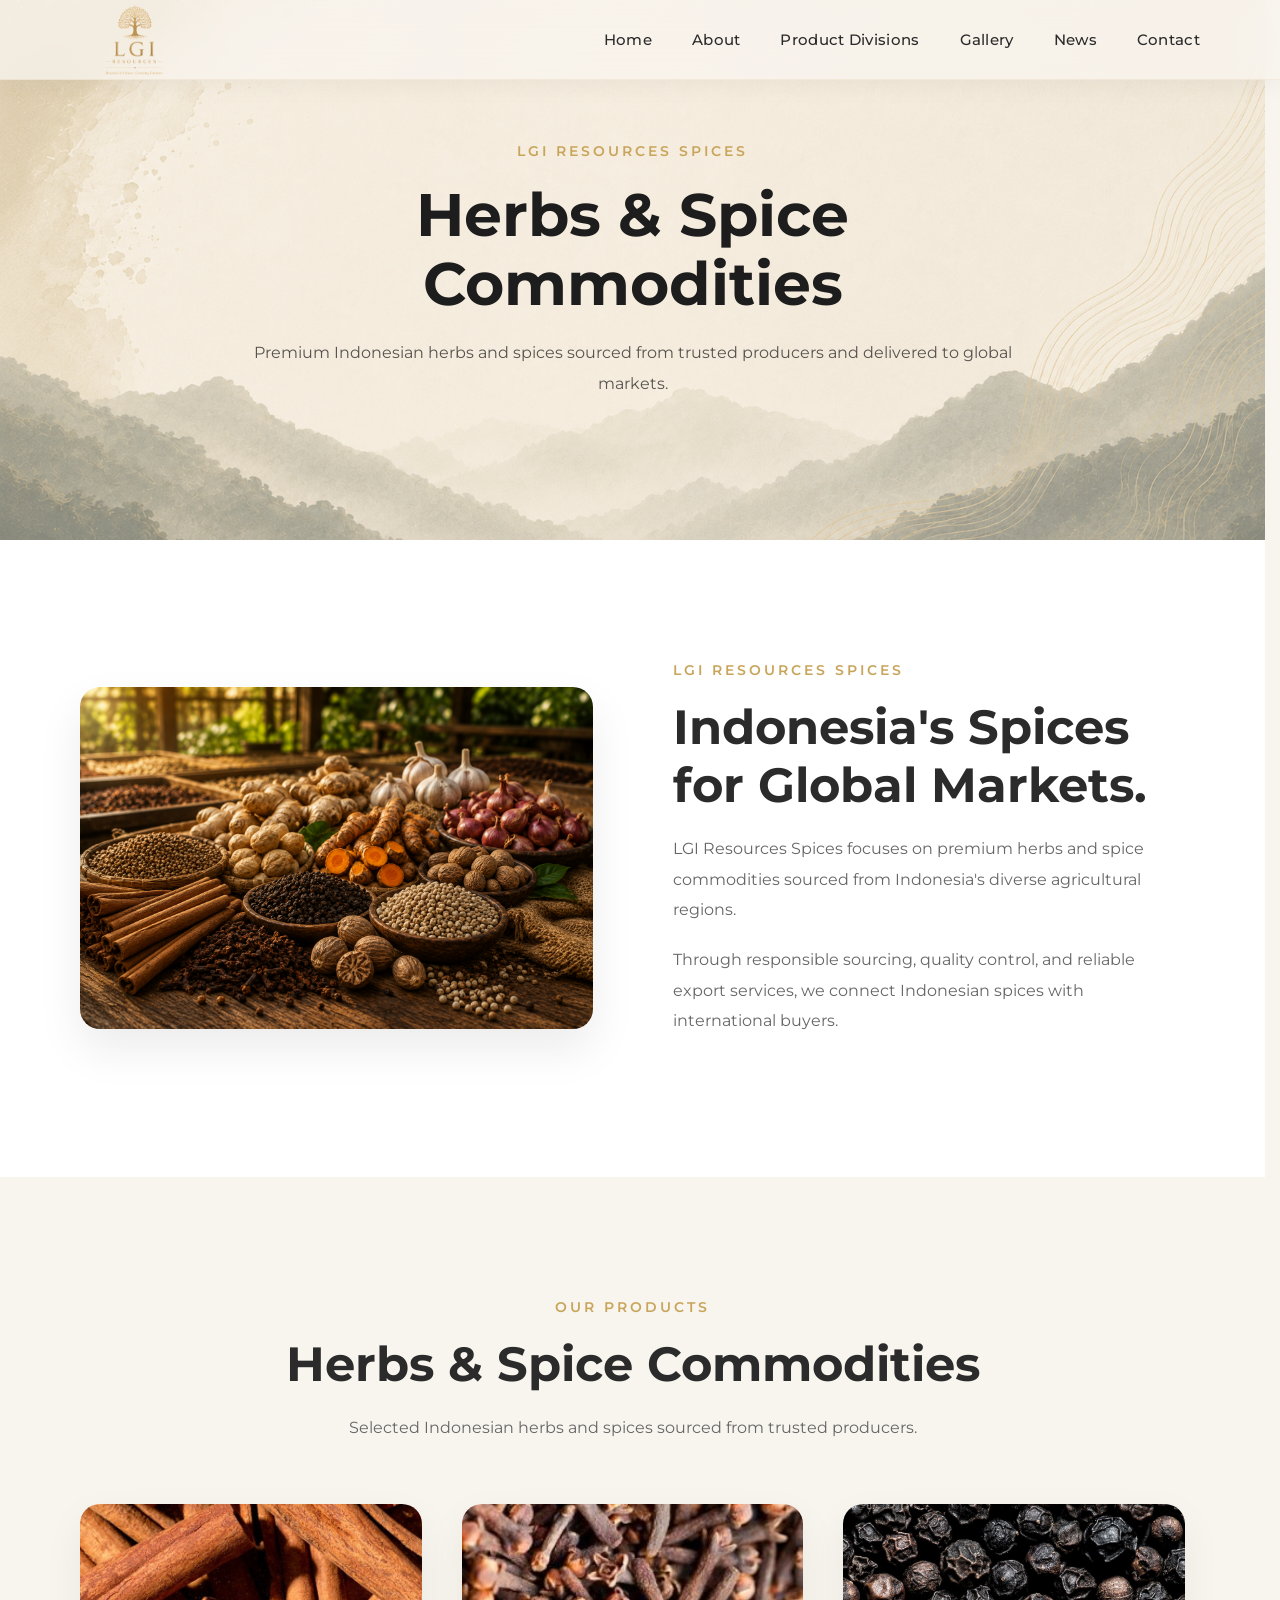
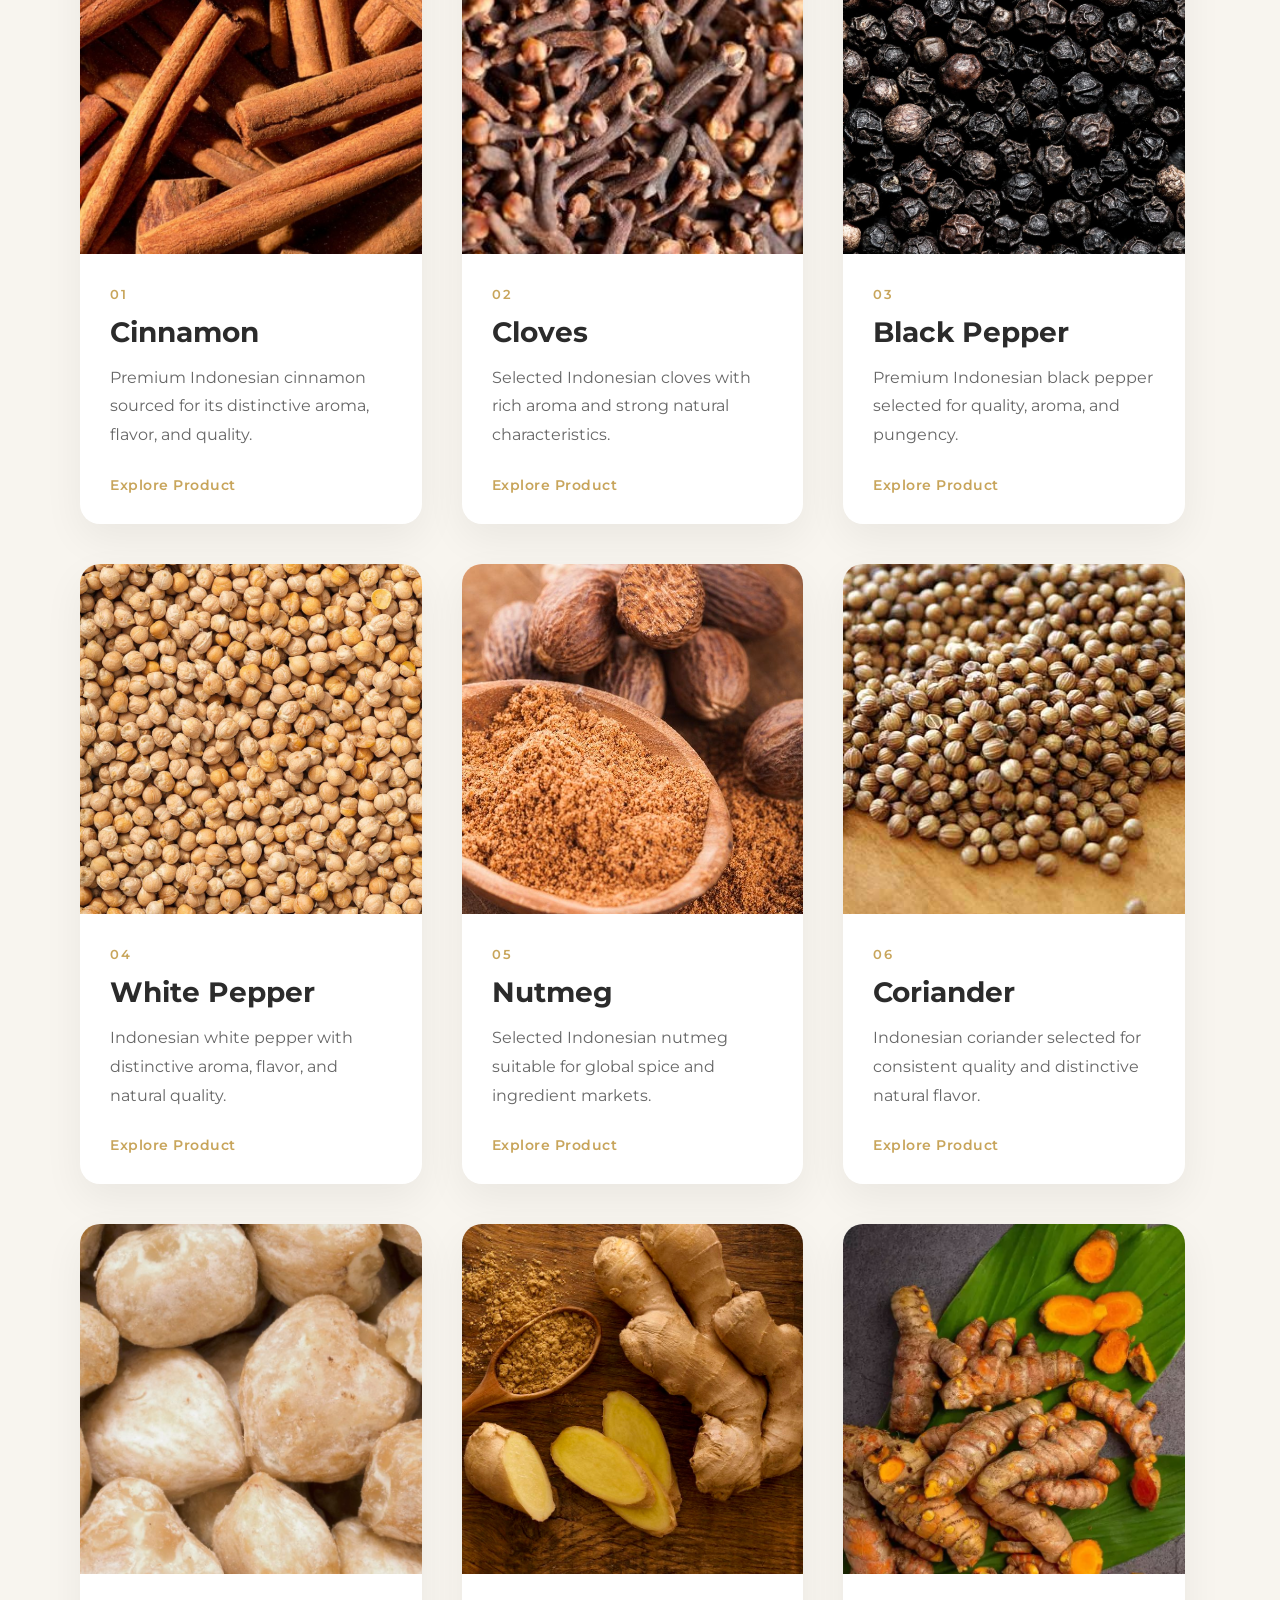
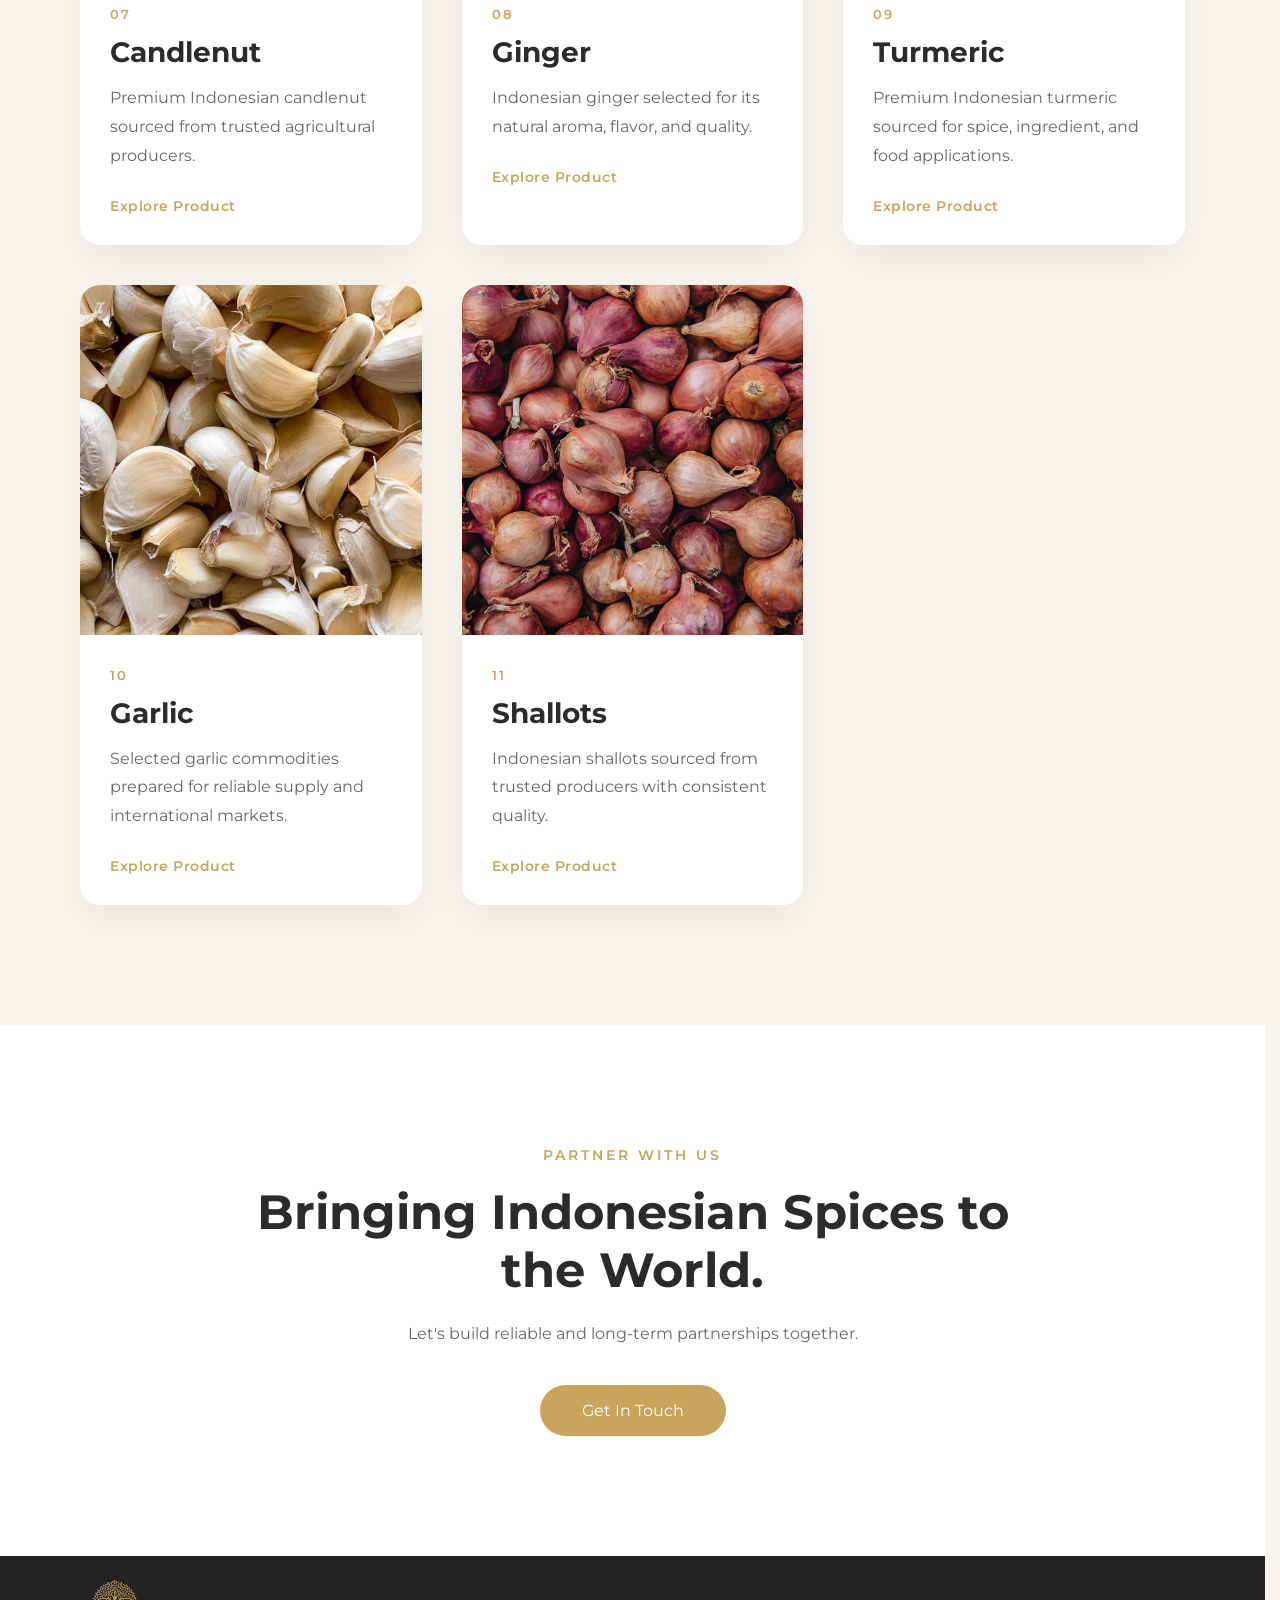
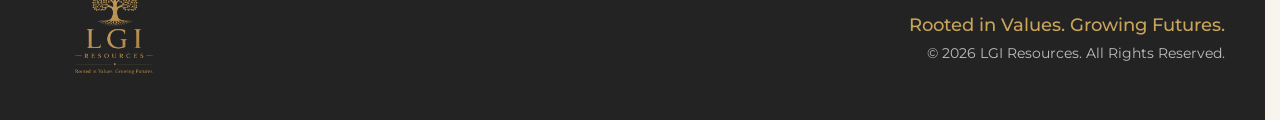
<file: product_divisi_isi/spices.html>
<!DOCTYPE html>
<html lang="en">

<head>

    <meta charset="UTF-8">
    <meta name="viewport" content="width=device-width, initial-scale=1.0">

    <title>LGI Resources Spices</title>

    <link rel="stylesheet" href="../css/style.css">
    <link rel="stylesheet" href="../css/responsive.css">

    <!-- Google Font -->
    <link rel="preconnect" href="https://fonts.googleapis.com">
    <link rel="preconnect" href="https://fonts.gstatic.com" crossorigin>

    <link href="https://fonts.googleapis.com/css2?family=Montserrat:wght@300;400;500;600;700;800&display=swap"
        rel="stylesheet">

    <!-- AOS -->
    <link rel="stylesheet" href="https://unpkg.com/aos@2.3.4/dist/aos.css">

</head>


<body class="spices-page">


    <!-- ========================= -->
    <!-- NAVBAR -->
    <!-- ========================= -->

    <header>

        <nav class="navbar">

            <div class="logo">

                <a href="../index.html">

                    <img src="../images/Logo LGI.png" alt="LGI Logo">

                </a>

            </div>


            <ul class="nav-menu" id="navMenu">

                <li>
                    <a href="../index.html">
                        Home
                    </a>
                </li>

                <li>
                    <a href="../about.html">
                        About
                    </a>
                </li>

                <li>
                    <a href="../product_divisions.html">
                        Product Divisions
                    </a>
                </li>

                <li>
                    <a href="../gallery.html">
                        Gallery
                    </a>
                </li>

                <li>
                    <a href="../news.html">
                        News
                    </a>
                </li>

                <li>
                    <a href="../contact.html">
                        Contact
                    </a>
                </li>

            </ul>


            <!-- ========================= -->
            <!-- HAMBURGER -->
            <!-- ========================= -->

            <div class="hamburger" id="hamburger">

                <span></span>

                <span></span>

                <span></span>

            </div>

        </nav>

    </header>



    <!-- ========================= -->
    <!-- SPICES HERO -->
    <!-- ========================= -->

    <section class="spices-hero">

        <div class="spices-hero-content">

            <span
                class="spices-subtitle"
                data-aos="fade-up"
                data-aos-delay="100">

                LGI RESOURCES SPICES

            </span>


            <h1
                data-aos="fade-up"
                data-aos-delay="250">

                Herbs & Spice<br>
                Commodities

            </h1>


            <p
                data-aos="fade-up"
                data-aos-delay="400">

                Premium Indonesian herbs and spices
                sourced from trusted producers and
                delivered to global markets.

            </p>

        </div>

    </section>



    <!-- ========================= -->
    <!-- SPICES INTRO -->
    <!-- ========================= -->

    <section class="spices-intro">

        <div class="spices-intro-container">


            <div
                class="spices-intro-image"
                data-aos="fade-right"
                data-aos-duration="1000">

                <img
                    src="../images/lgi_spices/Cover.png"
                    alt="LGI Resources Spices">

            </div>


            <div class="spices-intro-content">

                <span
                    class="section-title"
                    data-aos="fade-up">

                    LGI RESOURCES SPICES

                </span>


                <h2
                    data-aos="fade-up"
                    data-aos-delay="150">

                    Indonesia's
                    Spices for
                    Global Markets.

                </h2>


                <p
                    data-aos="fade-up"
                    data-aos-delay="300">

                    LGI Resources Spices focuses on
                    premium herbs and spice commodities
                    sourced from Indonesia's diverse
                    agricultural regions.

                </p>


                <p
                    data-aos="fade-up"
                    data-aos-delay="400">

                    Through responsible sourcing,
                    quality control, and reliable export
                    services, we connect Indonesian spices
                    with international buyers.

                </p>

            </div>

        </div>

    </section>



    <!-- ========================= -->
    <!-- SPICES PRODUCTS -->
    <!-- ========================= -->

    <section class="spices-products">

        <div class="spices-products-container">


            <!-- SECTION HEADER -->

            <div class="spices-products-header">

                <span
                    class="section-title"
                    data-aos="fade-up">

                    OUR PRODUCTS

                </span>


                <h2
                    data-aos="fade-up"
                    data-aos-delay="150">

                    Herbs & Spice
                    Commodities

                </h2>


                <p
                    data-aos="fade-up"
                    data-aos-delay="300">

                    Selected Indonesian herbs and spices
                    sourced from trusted producers.

                </p>

            </div>



            <!-- ========================= -->
            <!-- PRODUCT GRID -->
            <!-- ========================= -->

            <div class="spices-product-grid">


                <!-- 01 CINNAMON -->

                <div
                    class="spices-product-card"
                    data-aos="fade-up"
                    data-aos-delay="100">

                    <div class="spices-product-image">

                        <img
                            src="../images/lgi_spices/Cinnamon.jpg"
                            alt="Cinnamon">

                    </div>

                    <div class="spices-product-content">

                        <span class="product-number">
                            01
                        </span>

                        <h3>
                            Cinnamon
                        </h3>

                        <p>
                            Premium Indonesian cinnamon
                            sourced for its distinctive aroma,
                            flavor, and quality.
                        </p>

                        <a href="#">
                            Explore Product
                        </a>

                    </div>

                </div>



                <!-- 02 CLOVES -->

                <div
                    class="spices-product-card"
                    data-aos="fade-up"
                    data-aos-delay="150">

                    <div class="spices-product-image">

                        <img
                            src="../images/lgi_spices/Cloves.jpg"
                            alt="Cloves">

                    </div>

                    <div class="spices-product-content">

                        <span class="product-number">
                            02
                        </span>

                        <h3>
                            Cloves
                        </h3>

                        <p>
                            Selected Indonesian cloves
                            with rich aroma and strong
                            natural characteristics.
                        </p>

                        <a href="#">
                            Explore Product
                        </a>

                    </div>

                </div>



                <!-- 03 BLACK PEPPER -->

                <div
                    class="spices-product-card"
                    data-aos="fade-up"
                    data-aos-delay="200">

                    <div class="spices-product-image">

                        <img
                            src="../images/lgi_spices/Black Pepper.jpg"
                            alt="Black Pepper">

                    </div>

                    <div class="spices-product-content">

                        <span class="product-number">
                            03
                        </span>

                        <h3>
                            Black Pepper
                        </h3>

                        <p>
                            Premium Indonesian black pepper
                            selected for quality, aroma,
                            and pungency.
                        </p>

                        <a href="#">
                            Explore Product
                        </a>

                    </div>

                </div>



                <!-- 04 WHITE PEPPER -->

                <div
                    class="spices-product-card"
                    data-aos="fade-up"
                    data-aos-delay="250">

                    <div class="spices-product-image">

                        <img
                            src="../images/lgi_spices/White Pepper.jpg"
                            alt="White Pepper">

                    </div>

                    <div class="spices-product-content">

                        <span class="product-number">
                            04
                        </span>

                        <h3>
                            White Pepper
                        </h3>

                        <p>
                            Indonesian white pepper with
                            distinctive aroma, flavor,
                            and natural quality.
                        </p>

                        <a href="#">
                            Explore Product
                        </a>

                    </div>

                </div>



                <!-- 05 NUTMEG -->

                <div
                    class="spices-product-card"
                    data-aos="fade-up"
                    data-aos-delay="300">

                    <div class="spices-product-image">

                        <img
                            src="../images/lgi_spices/Nutmeg.jpg"
                            alt="Nutmeg">

                    </div>

                    <div class="spices-product-content">

                        <span class="product-number">
                            05
                        </span>

                        <h3>
                            Nutmeg
                        </h3>

                        <p>
                            Selected Indonesian nutmeg
                            suitable for global spice
                            and ingredient markets.
                        </p>

                        <a href="#">
                            Explore Product
                        </a>

                    </div>

                </div>



                <!-- 06 CORIANDER -->

                <div
                    class="spices-product-card"
                    data-aos="fade-up"
                    data-aos-delay="350">

                    <div class="spices-product-image">

                        <img
                            src="../images/lgi_spices/Coriander.jpg"
                            alt="Coriander">

                    </div>

                    <div class="spices-product-content">

                        <span class="product-number">
                            06
                        </span>

                        <h3>
                            Coriander
                        </h3>

                        <p>
                            Indonesian coriander selected
                            for consistent quality and
                            distinctive natural flavor.
                        </p>

                        <a href="#">
                            Explore Product
                        </a>

                    </div>

                </div>



                <!-- 07 CANDLENUT -->

                <div
                    class="spices-product-card"
                    data-aos="fade-up"
                    data-aos-delay="400">

                    <div class="spices-product-image">

                        <img
                            src="../images/lgi_spices/Candlenut.jpg"
                            alt="Candlenut">

                    </div>

                    <div class="spices-product-content">

                        <span class="product-number">
                            07
                        </span>

                        <h3>
                            Candlenut
                        </h3>

                        <p>
                            Premium Indonesian candlenut
                            sourced from trusted agricultural
                            producers.
                        </p>

                        <a href="#">
                            Explore Product
                        </a>

                    </div>

                </div>



                <!-- 08 GINGER -->

                <div
                    class="spices-product-card"
                    data-aos="fade-up"
                    data-aos-delay="450">

                    <div class="spices-product-image">

                        <img
                            src="../images/lgi_spices/Ginger.jpg"
                            alt="Ginger">

                    </div>

                    <div class="spices-product-content">

                        <span class="product-number">
                            08
                        </span>

                        <h3>
                            Ginger
                        </h3>

                        <p>
                            Indonesian ginger selected
                            for its natural aroma, flavor,
                            and quality.
                        </p>

                        <a href="#">
                            Explore Product
                        </a>

                    </div>

                </div>



                <!-- 09 TURMERIC -->

                <div
                    class="spices-product-card"
                    data-aos="fade-up"
                    data-aos-delay="500">

                    <div class="spices-product-image">

                        <img
                            src="../images/lgi_spices/Turmeric.jpg"
                            alt="Turmeric">

                    </div>

                    <div class="spices-product-content">

                        <span class="product-number">
                            09
                        </span>

                        <h3>
                            Turmeric
                        </h3>

                        <p>
                            Premium Indonesian turmeric
                            sourced for spice, ingredient,
                            and food applications.
                        </p>

                        <a href="#">
                            Explore Product
                        </a>

                    </div>

                </div>



                <!-- 10 GARLIC -->

                <div
                    class="spices-product-card"
                    data-aos="fade-up"
                    data-aos-delay="550">

                    <div class="spices-product-image">

                        <img
                            src="../images/lgi_spices/Garlic.jpg"
                            alt="Garlic">

                    </div>

                    <div class="spices-product-content">

                        <span class="product-number">
                            10
                        </span>

                        <h3>
                            Garlic
                        </h3>

                        <p>
                            Selected garlic commodities
                            prepared for reliable supply
                            and international markets.
                        </p>

                        <a href="#">
                            Explore Product
                        </a>

                    </div>

                </div>



                <!-- 11 SHALLOTS -->

                <div
                    class="spices-product-card"
                    data-aos="fade-up"
                    data-aos-delay="600">

                    <div class="spices-product-image">

                        <img
                            src="../images/lgi_spices/Shallots.jpg"
                            alt="Shallots">

                    </div>

                    <div class="spices-product-content">

                        <span class="product-number">
                            11
                        </span>

                        <h3>
                            Shallots
                        </h3>

                        <p>
                            Indonesian shallots sourced
                            from trusted producers with
                            consistent quality.
                        </p>

                        <a href="#">
                            Explore Product
                        </a>

                    </div>

                </div>


            </div>

        </div>

    </section>



    <!-- ========================= -->
    <!-- SPICES CTA -->
    <!-- ========================= -->

    <section class="spices-cta">

        <div class="spices-cta-content">

            <span
                class="section-title"
                data-aos="fade-up">

                PARTNER WITH US

            </span>


            <h2
                data-aos="fade-up"
                data-aos-delay="150">

                Bringing Indonesian
                Spices to the World.

            </h2>


            <p
                data-aos="fade-up"
                data-aos-delay="300">

                Let's build reliable and
                long-term partnerships together.

            </p>


            <a
                href="../contact.html"
                class="btn"
                data-aos="fade-up"
                data-aos-delay="450">

                Get In Touch

            </a>

        </div>

    </section>



    <!-- ========================= -->
    <!-- FOOTER -->
    <!-- ========================= -->

    <footer class="footer">

        <div class="footer-content">

            <div class="footer-left">

                <img
                    src="../images/Logo LGI.png"
                    alt="LGI Logo">

            </div>


            <div class="footer-right">

                <h4>
                    Rooted in Values. Growing Futures.
                </h4>

                <p>
                    © 2026 LGI Resources. All Rights Reserved.
                </p>

            </div>

        </div>

    </footer>



    <!-- ========================= -->
    <!-- SCRIPTS -->
    <!-- ========================= -->

    <script src="https://unpkg.com/aos@2.3.4/dist/aos.js"></script>

    <script src="../js/script.js"></script>


    <script>

        AOS.init({

            duration: 1200,

            once: true,

            easing: "ease-out-cubic",

            offset: 100

        });

    </script>


</body>

</html>
</file>
<file: css/style.css>
/* Reset */
* {
    margin: 0;
    padding: 0;
    box-sizing: border-box;
}

body {
    font-family: 'Montserrat', sans-serif;
    background: #F8F5EF;
    color: #2B2B2B;
}

/* Navbar */
.navbar {

    position: fixed;

    top: 0;

    left: 0;

    width: 100%;

    height: 80px;

    padding: 0 80px;

    display: flex;

    justify-content: space-between;

    align-items: center;

    background: rgba(248, 245, 239, .75);
    backdrop-filter: blur(18px);
    border-bottom: 1px solid rgba(200, 165, 91, .12);
    box-shadow: 0 4px 25px rgba(0, 0, 0, .05);

    z-index: 999;

}

.logo img {

    width: 110px;
    margin-top: 15px;
    display: block;

}

/* Menu */
.nav-menu {
    display: flex;
    list-style: none;
    gap: 40px;
    align-items: center;
}

.nav-menu li a {

    text-decoration: none;
    color: #2B2B2B;
    font-weight: 500;
    font-size: 15px;
    letter-spacing: .3px;
    transition: .35s;

}

.nav-menu li a:hover,
.nav-menu li a.active {

    color: #C8A55B;

}


.hero {

    width: 100%;

    height: 100vh;

    display: flex;

    justify-content: center;

    align-items: center;

    text-align: center;

    position: relative;

    overflow: hidden;

    background-image:
        linear-gradient(rgba(248, 245, 239, .15),
            rgba(248, 245, 239, .15)),
        url("../images/bg.png");

    background-size: cover;

    background-position: center center;

    background-repeat: no-repeat;

}

.hero-left {

    position: relative;

    z-index: 2;

    max-width: 760px;

}

/* ========================================
   HERO LOGO
======================================== */

.hero-logo {

    margin-top: 10px;

    margin-bottom: 2px;

}

.hero-logo img {

    width: 360px;

    display: block;

    margin: -10px auto -35px;

}

.description {

    font-size: 18px;

    color: #57534E;

    line-height: 1.9;

    max-width: 540px;

}

.btn {

    display: inline-block;

    margin-top: 45px;

    background: #C8A55B;

    color: white;

    text-decoration: none;

    padding: 16px 42px;

    border-radius: 50px;

    transition: .35s;

}

.btn:hover {

    background: #B48E46;

    transform: translateY(-3px);

    box-shadow: 0 18px 40px rgba(180, 142, 70, .35);

}

.hero-right img {

    width: 520px;

    border-radius: 70px;

    box-shadow: 0 25px 60px rgba(0, 0, 0, .12);

}

.subtitle {

    color: #C8A55B;

    font-weight: 600;

    letter-spacing: 3px;

    text-transform: uppercase;

}

/* ========================= */
/* Footer */
/* ========================= */

.footer {
    width: 100%;
    background: #232323;
    padding: 5px 0;
    margin-top: 0px;
}

.footer-content {
    max-width: 2000px;
    margin: auto;
    padding: 0 40px;

    display: flex;
    justify-content: space-between;
    align-items: center;
}

.footer-left img {
    width: 150px;
    height: auto;
}

.footer-right {
    text-align: right;
}

.footer-right h4 {
    color: #C8A55B;
    font-size: 18px;
    font-weight: 500;
    margin-bottom: 8px;
}

.footer-right p {
    color: #BDBDBD;
    font-size: 14px;
}

/* ========================= */
/* HAMBURGER */
/* ========================= */

.hamburger {

    display: none;

    cursor: pointer;

}

.hamburger span {

    display: block;

    width: 28px;

    height: 3px;

    background: #2B2B2B;

    margin: 6px 0;

    border-radius: 5px;

    transition: .4s;

}

/* ===========================================
   ABOUT
=========================================== */


/* ========================================
   ABOUT HERO
======================================== */

.about-hero {

    width: 100%;
    height: 60vh;

    display: flex;
    justify-content: center;
    align-items: center;

    text-align: center;

    background:
        linear-gradient(rgba(248, 245, 239, .55),
            rgba(248, 245, 239, .55)),
        url("../images/bg.png");

    background-size: cover;
    background-position: center;

}

.about-hero-content {

    max-width: 760px;

}

.about-subtitle {

    color: #C8A55B;

    letter-spacing: 3px;

    font-size: 14px;

    font-weight: 600;

}

.about-hero h1 {

    font-size: 55px;

    margin: 25px 0;

    color: #1D1D1D;

}

.about-hero p {

    color: #57534E;

    line-height: 1.9;

}


/* ========================================
   ABOUT COMPANY
======================================== */

.about-company {

    padding: 120px 80px;

    background: white;

}

.about-container {

    max-width: 1200px;

    margin: auto;

    display: flex;

    align-items: center;

    gap: 80px;

}

.about-image {

    flex: 1;

}

.about-image img {

    width: 100%;

    border-radius: 20px;

    box-shadow: 0 20px 45px rgba(0, 0, 0, .08);

}

.about-text {

    flex: 1;

}

.section-title {

    color: #C8A55B;

    letter-spacing: 3px;

    font-size: 14px;

    font-weight: 600;

}

.about-text h2 {

    margin: 20px 0;

    font-size: 48px;

    line-height: 1.2;

}

.about-text p {

    color: #666;

    line-height: 1.9;

    margin-bottom: 20px;

}

/* ===========================================
   SCROLL
=========================================== */

html {
    scrollbar-gutter: stable;
}

/* ===========================================
   PRODUCT DIVISIONS
=========================================== */



/* ===========================================
   GALLERY
=========================================== */



/* ===========================================
   CONTACT
=========================================== */

/* ========================================
   CONTACT HERO
======================================== */

.contact-hero {

    width: 100%;
    height: 60vh;

    display: flex;
    justify-content: center;
    align-items: center;

    text-align: center;

    background:
        linear-gradient(rgba(248, 245, 239, .45),
            rgba(248, 245, 239, .45)),
        url("../images/bg.png");

    background-size: cover;
    background-position: center;

}

.contact-hero-content {

    max-width: 760px;

}

.contact-subtitle {

    color: #C8A55B;

    letter-spacing: 3px;

    font-size: 14px;

    font-weight: 600;

}

.contact-hero h1 {

    font-size: 60px;

    margin: 20px 0;

}

.contact-hero p {

    color: #57534E;

    line-height: 1.9;

}


/* ========================================
   CONTACT
======================================== */

.contact-section {

    padding: 100px 80px;

    background: #fff;

}

.contact-container {

    max-width: 1200px;

    margin: auto;

    display: flex;

    gap: 60px;

}

.contact-info {

    flex: 1;

}

.contact-form {

    flex: 1;

}

.contact-info h2,
.contact-form h2 {

    margin-bottom: 30px;

    font-size: 34px;

}

.info-card {

    background: #F8F5EF;

    padding: 25px;

    border-radius: 16px;

    margin-bottom: 20px;

    border: 1px solid rgba(200, 165, 91, .15);

}

.info-card h4 {

    color: #C8A55B;

    margin-bottom: 8px;

}

.info-card p {

    line-height: 1.8;

    color: #666;

}


/* ========================================
   PARTNERSHIP
======================================== */

.contact-partnership {

    flex: 1;

    display: flex;

    flex-direction: column;

    justify-content: center;

    padding-left: 30px;

}


.contact-partnership .section-title {

    color: #C8A55B;

    letter-spacing: 3px;

    font-size: 14px;

    font-weight: 600;

}


.contact-partnership h2 {

    font-size: 48px;

    line-height: 1.2;

    margin: 20px 0;

    color: #2B2B2B;

}


.contact-partnership p {

    color: #666;

    line-height: 1.9;

    max-width: 480px;

    margin-bottom: 10px;

}


.contact-partnership .btn {

    align-self: flex-start;

    margin-top: 25px;

}


/* ========================================
   MAP
======================================== */

.map-section {

    width: 100%;

    height: 500px;

}

.map-section iframe {

    width: 100%;

    height: 100%;

    border: none;

}

/* ===========================================
   NEWS
=========================================== */

/* ========================================
   NEWS HERO
======================================== */

.news-hero {

    width: 100%;
    height: 60vh;

    display: flex;
    justify-content: center;
    align-items: center;

    text-align: center;

    background:
        linear-gradient(rgba(248, 245, 239, .45),
            rgba(248, 245, 239, .45)),
        url("../images/bg.png");

    background-size: cover;
    background-position: center;
    background-repeat: no-repeat;

}

.news-hero-content {

    max-width: 760px;

}

.news-subtitle {

    color: #C8A55B;

    letter-spacing: 3px;

    font-size: 14px;

    font-weight: 600;

}

.news-hero h1 {

    font-size: 58px;

    margin: 22px 0;

    color: #1D1D1D;

}

.news-hero p {

    color: #57534E;

    line-height: 1.9;

}


/* ========================================
   FEATURED NEWS
======================================== */

.featured-news {

    position: relative;

    max-width: 1300px;

    height: 620px;

    margin: 90px auto;

    border-radius: 28px;

    overflow: hidden;

    box-shadow: 0 25px 60px rgba(0, 0, 0, .10);

}

.featured-news img {

    width: 100%;

    height: 100%;

    object-fit: cover;

    transition: .6s;

}

.featured-news:hover img {

    transform: scale(1.05);

}

.featured-overlay {

    position: absolute;

    inset: 0;

    background: linear-gradient(rgba(0, 0, 0, .15),

            rgba(0, 0, 0, .65));

    z-index: 1;

}

.featured-content {

    position: absolute;

    left: 70px;

    bottom: 70px;

    z-index: 2;

    color: white;

    max-width: 650px;

}

.featured-content span {

    color: #F7D38C;

    letter-spacing: 3px;

    font-size: 14px;

    font-weight: 600;

}

.featured-content h2 {

    font-size: 50px;

    line-height: 1.2;

    margin: 20px 0;

}

.featured-content p {

    line-height: 1.9;

    margin-bottom: 35px;

    color: rgba(255, 255, 255, .9);

}

.featured-content a {

    display: inline-block;

    text-decoration: none;

    color: white;

    background: #C8A55B;

    padding: 15px 34px;

    border-radius: 50px;

    transition: .35s;

}

.featured-content a:hover {

    background: white;

    color: #1D1D1D;

}


/* ========================================
   NEWS SECTION
======================================== */

.news-section {

    padding: 30px 80px 120px;

    background: #F8F5EF;

}

.section-heading {

    text-align: center;

    margin-bottom: 70px;

}

.section-heading span {

    color: #C8A55B;

    letter-spacing: 3px;

    font-size: 14px;

    font-weight: 600;

}

.section-heading h2 {

    font-size: 50px;

    margin-top: 18px;

}


/* ========================================
   NEWS GRID
======================================== */

.news-grid {

    max-width: 1300px;

    margin: auto;

    display: grid;

    grid-template-columns: repeat(2, 1fr);

    gap: 40px;

}

.news-card {

    background: white;

    border-radius: 22px;

    overflow: hidden;

    transition: .35s;

    box-shadow: 0 12px 35px rgba(0, 0, 0, .05);

}

.news-card:hover {

    transform: translateY(-10px);

    box-shadow: 0 25px 55px rgba(0, 0, 0, .12);

}

.news-card img {

    width: 100%;

    height: 280px;

    object-fit: cover;

}

.news-info {

    padding: 35px;

}

.news-info small {

    color: #C8A55B;

    font-weight: 600;

    letter-spacing: 1px;

}

.news-info h3 {

    margin: 18px 0;

    font-size: 28px;

    line-height: 1.35;

    color: #1D1D1D;

}

.news-info p {

    color: #666;

    line-height: 1.9;

    margin-bottom: 28px;

}

.news-info a {

    color: #C8A55B;

    text-decoration: none;

    font-weight: 600;

    transition: .3s;

}

.news-info a:hover {

    color: #1D1D1D;

}

/* ===========================================
   GALLERY
=========================================== */

/* ========================================
   GALLERY HERO
======================================== */

.gallery-hero {

    width: 100%;
    height: 60vh;

    display: flex;
    justify-content: center;
    align-items: center;

    text-align: center;

    background:
        linear-gradient(rgba(248, 245, 239, .45),
            rgba(248, 245, 239, .45)),
        url("../images/bg.png");

    background-size: cover;
    background-position: center;
    background-repeat: no-repeat;

}

.gallery-hero-content {

    max-width: 760px;

}

.gallery-subtitle {

    color: #C8A55B;

    letter-spacing: 3px;

    font-size: 14px;

    font-weight: 600;

}

.gallery-hero h1 {

    font-size: 58px;

    margin: 20px 0;

    color: #1D1D1D;

}

.gallery-hero p {

    color: #57534E;

    line-height: 1.9;

}


/* ========================================
   FEATURED
======================================== */

.gallery-featured {

    position: relative;

    max-width: 1300px;

    height: 620px;

    margin: 90px auto;

    overflow: hidden;

    border-radius: 28px;

    box-shadow: 0 25px 60px rgba(0, 0, 0, .10);

}

.gallery-featured img {

    width: 100%;

    height: 100%;

    object-fit: cover;

    transition: .6s;

}

.gallery-featured:hover img {

    transform: scale(1.05);

}

.gallery-featured-overlay {

    position: absolute;

    inset: 0;

    background: linear-gradient(rgba(0, 0, 0, .15),

            rgba(0, 0, 0, .65));

}

.gallery-featured-content {

    position: absolute;

    left: 70px;

    bottom: 70px;

    z-index: 2;

    color: white;

}

.gallery-featured-content span {

    color: #F7D38C;

    font-size: 14px;

    letter-spacing: 3px;

    font-weight: 600;

}

.gallery-featured-content h2 {

    margin-top: 18px;

    font-size: 48px;

    line-height: 1.2;

}


/* ========================================
   GALLERY SECTION
======================================== */

.gallery-section {

    padding: 30px 80px 120px;

    background: #F8F5EF;

}


/* ========================================
   BENTO GRID
======================================== */

.gallery-grid {

    max-width: 1300px;

    margin: auto;

    display: grid;

    grid-template-columns: repeat(3, 1fr);

    grid-auto-rows: 260px;

    gap: 25px;

}

.gallery-item {

    position: relative;

    overflow: hidden;

    border-radius: 22px;

    cursor: pointer;

    box-shadow: 0 12px 30px rgba(0, 0, 0, .06);

}

.gallery-item.large {

    grid-column: span 2;

}

.gallery-item img {

    width: 100%;

    height: 100%;

    object-fit: cover;

    transition: .6s;

}

.gallery-item:hover img {

    transform: scale(1.08);

}


/* ========================================
   OVERLAY
======================================== */

.gallery-overlay {

    position: absolute;

    inset: 0;

    display: flex;

    align-items: flex-end;

    padding: 30px;

    background: linear-gradient(transparent,

            rgba(0, 0, 0, .72));

    opacity: 0;

    transition: .35s;

}

.gallery-item:hover .gallery-overlay {

    opacity: 1;

}

.gallery-overlay h3 {

    color: white;

    font-size: 26px;

    font-weight: 600;

}


/* ========================================
   HOVER
======================================== */

.gallery-item {

    transition: .35s;

}

.gallery-item:hover {

    transform: translateY(-8px);

    box-shadow: 0 25px 55px rgba(0, 0, 0, .15);

}

/* ===========================================
   PRODUCT DIVISIONS
=========================================== */

/* ========================================
   DIVISION HERO
======================================== */

.division-hero {

    width: 100%;
    height: 60vh;

    display: flex;
    justify-content: center;
    align-items: center;

    text-align: center;

    background:
        linear-gradient(rgba(248, 245, 239, .45),
            rgba(248, 245, 239, .45)),
        url("../images/bg.png");

    background-size: cover;
    background-position: center;
    background-repeat: no-repeat;

}

.division-hero-content {

    max-width: 800px;

}

.division-subtitle {

    color: #C8A55B;

    letter-spacing: 3px;

    font-size: 14px;

    font-weight: 600;

}

.division-hero h1 {

    font-size: 58px;

    line-height: 1.2;

    margin: 22px 0;

    color: #1D1D1D;

}

.division-hero p {

    color: #57534E;

    line-height: 1.9;

    max-width: 650px;

    margin: auto;

}


/* ========================================
   DIVISIONS SECTION
======================================== */

.divisions-section {

    padding: 110px 80px 130px;

    background: #F8F5EF;

}

.divisions-heading {

    max-width: 750px;

    margin: 0 auto 80px;

    text-align: center;

}

.divisions-heading>span {

    color: #C8A55B;

    letter-spacing: 3px;

    font-size: 14px;

    font-weight: 600;

}

.divisions-heading h2 {

    font-size: 50px;

    margin: 18px 0;

    color: #1D1D1D;

}

.divisions-heading p {

    color: #666;

    line-height: 1.9;

}


/* ========================================
   DIVISION ITEM
======================================== */

.division-item {

    max-width: 1250px;

    min-height: 500px;

    margin: 0 auto 70px;

    display: grid;

    grid-template-columns: 1.2fr 1fr;

    background: #fff;

    border-radius: 28px;

    overflow: hidden;

    text-decoration: none;

    color: inherit;

    box-shadow: 0 15px 45px rgba(0, 0, 0, .06);

    transition: .45s;

}

.division-item:hover {

    transform: translateY(-8px);

    box-shadow: 0 30px 70px rgba(0, 0, 0, .12);

}


/* ========================================
   REVERSE
======================================== */

.division-item.reverse {

    grid-template-columns: 1fr 1.2fr;

}

.division-item.reverse .division-image {

    order: 2;

}

.division-item.reverse .division-content {

    order: 1;

}


/* ========================================
   DIVISION IMAGE
======================================== */

.division-image {

    position: relative;

    min-height: 500px;

    overflow: hidden;

}

.division-image::after {

    content: "";

    position: absolute;

    inset: 0;

    background: linear-gradient(90deg,
            rgba(0, 0, 0, .02),
            rgba(0, 0, 0, .08));

}

.division-image img {

    width: 100%;

    height: 100%;

    object-fit: cover;

    transition: .7s;

}

.division-item:hover .division-image img {

    transform: scale(1.07);

}


/* ========================================
   DIVISION CONTENT
======================================== */

.division-content {

    padding: 70px;

    display: flex;

    flex-direction: column;

    justify-content: center;

}

.division-number {

    color: #C8A55B;

    font-size: 14px;

    font-weight: 600;

    letter-spacing: 2px;

    margin-bottom: 30px;

}

.division-label {

    color: #C8A55B;

    font-size: 13px;

    letter-spacing: 3px;

    font-weight: 600;

}

.division-content h2 {

    font-size: 56px;

    line-height: 1;

    margin: 18px 0;

    color: #1D1D1D;

}

.division-content p {

    font-size: 18px;

    color: #57534E;

    line-height: 1.7;

    margin-bottom: 22px;

}

.division-products {

    color: #777;

    font-size: 14px;

    line-height: 1.8;

    max-width: 430px;

}

.division-link {

    display: inline-block;

    width: max-content;

    margin-top: 35px;

    color: #C8A55B;

    font-size: 14px;

    font-weight: 600;

    position: relative;

}

.division-link::after {

    content: "";

    position: absolute;

    left: 0;

    bottom: -5px;

    width: 0;

    height: 2px;

    background: #C8A55B;

    transition: .35s;

}

.division-item:hover .division-link::after {

    width: 100%;

}

/* ===========================================
   ENERGY
=========================================== */


/* ========================================
   ENERGY HERO
======================================== */

.energy-hero {

    width: 100%;

    height: 60vh;

    display: flex;

    justify-content: center;

    align-items: center;

    text-align: center;

    background:
        linear-gradient(rgba(248, 245, 239, .45),
            rgba(248, 245, 239, .45)),
        url("../images/bg.png");

    background-size: cover;

    background-position: center;

}


.energy-hero-content {

    max-width: 760px;

}


.energy-subtitle {

    color: #C8A55B;

    letter-spacing: 3px;

    font-size: 14px;

    font-weight: 600;

}


.energy-hero h1 {

    font-size: 60px;

    line-height: 1.15;

    margin: 20px 0;

    color: #1D1D1D;

}


.energy-hero p {

    color: #57534E;

    line-height: 1.9;

}


/* ========================================
   ENERGY INTRO
======================================== */

.energy-intro {

    padding: 120px 80px;

    background: #FFFFFF;

}


.energy-intro-container {

    max-width: 1200px;

    margin: auto;

    display: flex;

    align-items: center;

    gap: 80px;

}


.energy-intro-image {

    flex: 1;

}


.energy-intro-image img {

    width: 100%;

    display: block;

    border-radius: 20px;

    box-shadow: 0 20px 45px rgba(0, 0, 0, .08);

}


.energy-intro-content {

    flex: 1;

}


.energy-intro-content h2 {

    margin: 20px 0;

    font-size: 48px;

    line-height: 1.2;

}


.energy-intro-content p {

    color: #666;

    line-height: 1.9;

    margin-bottom: 20px;

}


/* ========================================
   ENERGY PRODUCTS
======================================== */

.energy-products {

    padding: 120px 80px;

    background: #F8F5EF;

}


.energy-products-container {

    max-width: 1200px;

    margin: auto;

}


.energy-products-header {

    text-align: center;

    max-width: 700px;

    margin: 0 auto 60px;

}


.energy-products-header h2 {

    font-size: 48px;

    line-height: 1.2;

    margin: 20px 0;

}


.energy-products-header p {

    color: #666;

    line-height: 1.9;

}


/* ========================================
   ENERGY PRODUCT GRID
======================================== */

.energy-product-grid {

    display: grid;

    grid-template-columns: repeat(3, 1fr);

    gap: 40px;

}


/* ========================================
   ENERGY PRODUCT CARD
======================================== */

.energy-product-card {

    background: #FFFFFF;

    border-radius: 20px;

    overflow: hidden;

    box-shadow: 0 15px 40px rgba(0, 0, 0, .06);

    transition: .4s ease;

}


.energy-product-card:hover {

    transform: translateY(-8px);

    box-shadow: 0 25px 50px rgba(0, 0, 0, .10);

}


/* ========================================
   ENERGY PRODUCT IMAGE
======================================== */

.energy-product-image {

    width: 100%;

    height: 400px;

    overflow: hidden;

}


.energy-product-image img {

    width: 100%;

    height: 100%;

    display: block;

    object-fit: cover;

    transition: .5s ease;

}


.energy-product-card:hover .energy-product-image img {

    transform: scale(1.04);

}


/* ========================================
   ENERGY PRODUCT CONTENT
======================================== */

.energy-product-content {

    padding: 35px;

}


.energy-product-content .product-number {

    color: #C8A55B;

    font-size: 13px;

    font-weight: 600;

    letter-spacing: 2px;

}


.energy-product-content h3 {

    margin: 12px 0 15px;

    font-size: 30px;

    color: #2B2B2B;

}


.energy-product-content p {

    color: #666;

    line-height: 1.8;

    margin-bottom: 25px;

}


.energy-product-content a {

    color: #C8A55B;

    text-decoration: none;

    font-size: 14px;

    font-weight: 600;

    letter-spacing: .5px;

    transition: .3s;

}


.energy-product-content a:hover {

    color: #B48E46;

}


/* ========================================
   ENERGY CTA
======================================== */

.energy-cta {

    padding: 120px 80px;

    background: #FFFFFF;

    text-align: center;

}


.energy-cta-content {

    max-width: 760px;

    margin: auto;

}


.energy-cta h2 {

    font-size: 48px;

    line-height: 1.2;

    margin: 20px 0;

}


.energy-cta p {

    color: #666;

    line-height: 1.9;

}


.energy-cta .btn {

    margin-top: 35px;

}

/* ===========================================
   HORTI
=========================================== */


/* ========================================
   HORTI HERO
======================================== */

.horti-hero {

    width: 100%;

    height: 60vh;

    display: flex;

    justify-content: center;

    align-items: center;

    text-align: center;

    background:
        linear-gradient(rgba(248, 245, 239, .45),
            rgba(248, 245, 239, .45)),
        url("../images/bg.png");

    background-size: cover;

    background-position: center;

}


.horti-hero-content {

    max-width: 760px;

}


.horti-subtitle {

    color: #C8A55B;

    letter-spacing: 3px;

    font-size: 14px;

    font-weight: 600;

}


.horti-hero h1 {

    font-size: 60px;

    line-height: 1.15;

    margin: 20px 0;

    color: #1D1D1D;

}


.horti-hero p {

    color: #57534E;

    line-height: 1.9;

}


/* ========================================
   HORTI INTRO
======================================== */

.horti-intro {

    padding: 120px 80px;

    background: #FFFFFF;

}


.horti-intro-container {

    max-width: 1200px;

    margin: auto;

    display: flex;

    align-items: center;

    gap: 80px;

}


.horti-intro-image {

    flex: 1;

}


.horti-intro-image img {

    width: 100%;

    display: block;

    border-radius: 20px;

    box-shadow: 0 20px 45px rgba(0, 0, 0, .08);

}


.horti-intro-content {

    flex: 1;

}


.horti-intro-content h2 {

    margin: 20px 0;

    font-size: 48px;

    line-height: 1.2;

}


.horti-intro-content p {

    color: #666;

    line-height: 1.9;

    margin-bottom: 20px;

}


/* ========================================
   HORTI PRODUCTS
======================================== */

.horti-products {

    padding: 120px 80px;

    background: #F8F5EF;

}


.horti-products-container {

    max-width: 1200px;

    margin: auto;

}


.horti-products-header {

    text-align: center;

    max-width: 700px;

    margin: 0 auto 60px;

}


.horti-products-header h2 {

    font-size: 48px;

    line-height: 1.2;

    margin: 20px 0;

}


.horti-products-header p {

    color: #666;

    line-height: 1.9;

}


/* ========================================
   HORTI PRODUCT GRID
======================================== */

.horti-product-grid {

    display: grid;

    grid-template-columns: repeat(3, 1fr);

    gap: 40px;

}


/* ========================================
   HORTI PRODUCT CARD
======================================== */

.horti-product-card {

    background: #FFFFFF;

    border-radius: 20px;

    overflow: hidden;

    box-shadow: 0 15px 40px rgba(0, 0, 0, .06);

    transition: .4s ease;

}


.horti-product-card:hover {

    transform: translateY(-8px);

    box-shadow: 0 25px 50px rgba(0, 0, 0, .10);

}


/* ========================================
   HORTI PRODUCT IMAGE
======================================== */

.horti-product-image {

    width: 100%;

    height: 400px;

    overflow: hidden;

}


.horti-product-image img {

    width: 100%;

    height: 100%;

    display: block;

    object-fit: cover;

    transition: .5s ease;

}


.horti-product-card:hover .horti-product-image img {

    transform: scale(1.04);

}


/* ========================================
   HORTI PRODUCT CONTENT
======================================== */

.horti-product-content {

    padding: 30px;

}


.horti-product-content .product-number {

    color: #C8A55B;

    font-size: 13px;

    font-weight: 600;

    letter-spacing: 2px;

}


.horti-product-content h3 {

    margin: 12px 0 15px;

    font-size: 28px;

    color: #2B2B2B;

}


.horti-product-content p {

    color: #666;

    line-height: 1.8;

    margin-bottom: 25px;

}


.horti-product-content a {

    color: #C8A55B;

    text-decoration: none;

    font-size: 14px;

    font-weight: 600;

    letter-spacing: .5px;

    transition: .3s;

}


.horti-product-content a:hover {

    color: #B48E46;

}


/* ========================================
   HORTI CTA
======================================== */

.horti-cta {

    padding: 120px 80px;

    background: #FFFFFF;

    text-align: center;

}


.horti-cta-content {

    max-width: 760px;

    margin: auto;

}


.horti-cta h2 {

    font-size: 48px;

    line-height: 1.2;

    margin: 20px 0;

}


.horti-cta p {

    color: #666;

    line-height: 1.9;

}


.horti-cta .btn {

    margin-top: 35px;

}

/* ===========================================
   BOTANICALS
=========================================== */


/* ========================================
   BOTANICALS HERO
======================================== */

.botanicals-hero {

    width: 100%;

    height: 60vh;

    display: flex;

    justify-content: center;

    align-items: center;

    text-align: center;

    background:
        linear-gradient(
            rgba(248,245,239,.45),
            rgba(248,245,239,.45)
        ),
        url("../images/bg.png");

    background-size: cover;

    background-position: center;

}


.botanicals-hero-content {

    max-width: 760px;

}


.botanicals-subtitle {

    color: #C8A55B;

    letter-spacing: 3px;

    font-size: 14px;

    font-weight: 600;

}


.botanicals-hero h1 {

    font-size: 60px;

    line-height: 1.15;

    margin: 20px 0;

    color: #1D1D1D;

}


.botanicals-hero p {

    color: #57534E;

    line-height: 1.9;

}


/* ========================================
   BOTANICALS INTRO
======================================== */

.botanicals-intro {

    padding: 120px 80px;

    background: #FFFFFF;

}


.botanicals-intro-container {

    max-width: 1200px;

    margin: auto;

    display: flex;

    align-items: center;

    gap: 80px;

}


.botanicals-intro-image {

    flex: 1;

}


.botanicals-intro-image img {

    width: 100%;

    display: block;

    border-radius: 20px;

    box-shadow: 0 20px 45px rgba(0,0,0,.08);

}


.botanicals-intro-content {

    flex: 1;

}


.botanicals-intro-content h2 {

    margin: 20px 0;

    font-size: 48px;

    line-height: 1.2;

}


.botanicals-intro-content p {

    color: #666;

    line-height: 1.9;

    margin-bottom: 20px;

}


/* ========================================
   BOTANICALS PRODUCTS
======================================== */

.botanicals-products {

    padding: 120px 80px;

    background: #F8F5EF;

}


.botanicals-products-container {

    max-width: 1200px;

    margin: auto;

}


.botanicals-products-header {

    text-align: center;

    max-width: 700px;

    margin: 0 auto 60px;

}


.botanicals-products-header h2 {

    font-size: 48px;

    line-height: 1.2;

    margin: 20px 0;

}


.botanicals-products-header p {

    color: #666;

    line-height: 1.9;

}


/* ========================================
   BOTANICALS PRODUCT GRID
======================================== */

.botanicals-product-grid {

    display: grid;

    grid-template-columns: repeat(2, 1fr);

    gap: 50px;

}


/* ========================================
   BOTANICALS PRODUCT CARD
======================================== */

.botanicals-product-card {

    background: #FFFFFF;

    border-radius: 20px;

    overflow: hidden;

    box-shadow: 0 15px 40px rgba(0,0,0,.06);

    transition: .4s ease;

}


.botanicals-product-card:hover {

    transform: translateY(-8px);

    box-shadow: 0 25px 50px rgba(0,0,0,.10);

}


/* ========================================
   BOTANICALS PRODUCT IMAGE
======================================== */

.botanicals-product-image {

    width: 100%;

    height: 450px;

    overflow: hidden;

}


.botanicals-product-image img {

    width: 100%;

    height: 100%;

    display: block;

    object-fit: cover;

    transition: .5s ease;

}


.botanicals-product-card:hover
.botanicals-product-image img {

    transform: scale(1.04);

}


/* ========================================
   BOTANICALS PRODUCT CONTENT
======================================== */

.botanicals-product-content {

    padding: 35px;

}


.botanicals-product-content .product-number {

    color: #C8A55B;

    font-size: 13px;

    font-weight: 600;

    letter-spacing: 2px;

}


.botanicals-product-content h3 {

    margin: 12px 0 5px;

    font-size: 32px;

    color: #2B2B2B;

}


.botanicals-product-subtitle {

    display: block;

    color: #C8A55B;

    font-size: 14px;

    font-weight: 500;

    letter-spacing: 1px;

    margin-bottom: 18px;

}


.botanicals-product-content p {

    color: #666;

    line-height: 1.8;

    margin-bottom: 25px;

}


.botanicals-product-content a {

    color: #C8A55B;

    text-decoration: none;

    font-size: 14px;

    font-weight: 600;

    letter-spacing: .5px;

    transition: .3s;

}


.botanicals-product-content a:hover {

    color: #B48E46;

}


/* ========================================
   BOTANICALS CTA
======================================== */

.botanicals-cta {

    padding: 120px 80px;

    background: #FFFFFF;

    text-align: center;

}


.botanicals-cta-content {

    max-width: 760px;

    margin: auto;

}


.botanicals-cta h2 {

    font-size: 48px;

    line-height: 1.2;

    margin: 20px 0;

}


.botanicals-cta p {

    color: #666;

    line-height: 1.9;

}


.botanicals-cta .btn {

    margin-top: 35px;

}


/* ===========================================
   AGRO
=========================================== */


/* ========================================
   AGRO HERO
======================================== */

.agro-hero {

    width: 100%;

    height: 60vh;

    display: flex;

    justify-content: center;

    align-items: center;

    text-align: center;

    background:
        linear-gradient(rgba(248, 245, 239, .45),
            rgba(248, 245, 239, .45)),
        url("../images/bg.png");

    background-size: cover;

    background-position: center;

}


.agro-hero-content {

    max-width: 760px;

}


.agro-subtitle {

    color: #C8A55B;

    letter-spacing: 3px;

    font-size: 14px;

    font-weight: 600;

}


.agro-hero h1 {

    font-size: 60px;

    line-height: 1.15;

    margin: 20px 0;

    color: #1D1D1D;

}


.agro-hero p {

    color: #57534E;

    line-height: 1.9;

}


/* ========================================
   AGRO INTRO
======================================== */

.agro-intro {

    padding: 120px 80px;

    background: #FFFFFF;

}


.agro-intro-container {

    max-width: 1200px;

    margin: auto;

    display: flex;

    align-items: center;

    gap: 80px;

}


.agro-intro-image {

    flex: 1;

}


.agro-intro-image img {

    width: 100%;

    display: block;

    border-radius: 20px;

    box-shadow: 0 20px 45px rgba(0, 0, 0, .08);

}


.agro-intro-content {

    flex: 1;

}


.agro-intro-content h2 {

    margin: 20px 0;

    font-size: 48px;

    line-height: 1.2;

}


.agro-intro-content p {

    color: #666;

    line-height: 1.9;

    margin-bottom: 20px;

}


/* ========================================
   AGRO PRODUCTS
======================================== */

.agro-products {

    padding: 120px 80px;

    background: #F8F5EF;

}


.agro-products-container {

    max-width: 1200px;

    margin: auto;

}


.agro-products-header {

    text-align: center;

    max-width: 700px;

    margin: 0 auto 60px;

}


.agro-products-header h2 {

    font-size: 48px;

    line-height: 1.2;

    margin: 20px 0;

}


.agro-products-header p {

    color: #666;

    line-height: 1.9;

}


/* ========================================
   AGRO PRODUCT GRID
======================================== */

.agro-product-grid {

    display: grid;

    grid-template-columns: repeat(2, 1fr);

    gap: 40px;

}


/* ========================================
   AGRO PRODUCT CARD
======================================== */

.agro-product-card {

    background: #FFFFFF;

    border-radius: 20px;

    overflow: hidden;

    box-shadow: 0 15px 40px rgba(0, 0, 0, .06);

    transition: .4s ease;

}


.agro-product-card:hover {

    transform: translateY(-8px);

    box-shadow: 0 25px 50px rgba(0, 0, 0, .10);

}


/* ========================================
   AGRO PRODUCT IMAGE
======================================== */

.agro-product-image {

    width: 100%;

    height: 400px;

    overflow: hidden;

}


.agro-product-image img {

    width: 100%;

    height: 100%;

    display: block;

    object-fit: cover;

    transition: .5s ease;

}


.agro-product-card:hover .agro-product-image img {

    transform: scale(1.04);

}


/* ========================================
   AGRO PRODUCT CONTENT
======================================== */

.agro-product-content {

    padding: 35px;

}


.agro-product-content .product-number {

    color: #C8A55B;

    font-size: 13px;

    font-weight: 600;

    letter-spacing: 2px;

}


.agro-product-content h3 {

    margin: 12px 0 15px;

    font-size: 30px;

    color: #2B2B2B;

}


.agro-product-content p {

    color: #666;

    line-height: 1.8;

    margin-bottom: 25px;

}


.agro-product-content a {

    color: #C8A55B;

    text-decoration: none;

    font-size: 14px;

    font-weight: 600;

    letter-spacing: .5px;

    transition: .3s;

}


.agro-product-content a:hover {

    color: #B48E46;

}


/* ========================================
   AGRO CTA
======================================== */

.agro-cta {

    padding: 120px 80px;

    background: #FFFFFF;

    text-align: center;

}


.agro-cta-content {

    max-width: 760px;

    margin: auto;

}


.agro-cta h2 {

    font-size: 48px;

    line-height: 1.2;

    margin: 20px 0;

}


.agro-cta p {

    color: #666;

    line-height: 1.9;

}


.agro-cta .btn {

    margin-top: 35px;

}

/* ===========================================
   SPICES
=========================================== */


/* ========================================
   SPICES HERO
======================================== */

.spices-hero {

    width: 100%;

    height: 60vh;

    display: flex;

    justify-content: center;

    align-items: center;

    text-align: center;

    background:
        linear-gradient(rgba(248, 245, 239, .45),
            rgba(248, 245, 239, .45)),
        url("../images/bg.png");

    background-size: cover;

    background-position: center;

}


.spices-hero-content {

    max-width: 760px;

}


.spices-subtitle {

    color: #C8A55B;

    letter-spacing: 3px;

    font-size: 14px;

    font-weight: 600;

}


.spices-hero h1 {

    font-size: 60px;

    line-height: 1.15;

    margin: 20px 0;

    color: #1D1D1D;

}


.spices-hero p {

    color: #57534E;

    line-height: 1.9;

}


/* ========================================
   SPICES INTRO
======================================== */

.spices-intro {

    padding: 120px 80px;

    background: #FFFFFF;

}


.spices-intro-container {

    max-width: 1200px;

    margin: auto;

    display: flex;

    align-items: center;

    gap: 80px;

}


.spices-intro-image {

    flex: 1;

}


.spices-intro-image img {

    width: 100%;

    display: block;

    border-radius: 20px;

    box-shadow: 0 20px 45px rgba(0, 0, 0, .08);

}


.spices-intro-content {

    flex: 1;

}


.spices-intro-content h2 {

    margin: 20px 0;

    font-size: 48px;

    line-height: 1.2;

}


.spices-intro-content p {

    color: #666;

    line-height: 1.9;

    margin-bottom: 20px;

}


/* ========================================
   SPICES PRODUCTS
======================================== */

.spices-products {

    padding: 120px 80px;

    background: #F8F5EF;

}


.spices-products-container {

    max-width: 1200px;

    margin: auto;

}


.spices-products-header {

    text-align: center;

    max-width: 700px;

    margin: 0 auto 60px;

}


.spices-products-header h2 {

    font-size: 48px;

    line-height: 1.2;

    margin: 20px 0;

}


.spices-products-header p {

    color: #666;

    line-height: 1.9;

}


/* ========================================
   SPICES PRODUCT GRID
======================================== */

.spices-product-grid {

    display: grid;

    grid-template-columns: repeat(3, 1fr);

    gap: 40px;

}


/* ========================================
   SPICES PRODUCT CARD
======================================== */

.spices-product-card {

    background: #FFFFFF;

    border-radius: 20px;

    overflow: hidden;

    box-shadow: 0 15px 40px rgba(0, 0, 0, .06);

    transition: .4s ease;

}


.spices-product-card:hover {

    transform: translateY(-8px);

    box-shadow: 0 25px 50px rgba(0, 0, 0, .10);

}


/* ========================================
   SPICES PRODUCT IMAGE
======================================== */

.spices-product-image {

    width: 100%;

    height: 350px;

    overflow: hidden;

}


.spices-product-image img {

    width: 100%;

    height: 100%;

    display: block;

    object-fit: cover;

    transition: .5s ease;

}


.spices-product-card:hover .spices-product-image img {

    transform: scale(1.04);

}


/* ========================================
   SPICES PRODUCT CONTENT
======================================== */

.spices-product-content {

    padding: 30px;

}


.spices-product-content .product-number {

    color: #C8A55B;

    font-size: 13px;

    font-weight: 600;

    letter-spacing: 2px;

}


.spices-product-content h3 {

    margin: 12px 0 15px;

    font-size: 28px;

    color: #2B2B2B;

}


.spices-product-content p {

    color: #666;

    line-height: 1.8;

    margin-bottom: 25px;

}


.spices-product-content a {

    color: #C8A55B;

    text-decoration: none;

    font-size: 14px;

    font-weight: 600;

    letter-spacing: .5px;

    transition: .3s;

}


.spices-product-content a:hover {

    color: #B48E46;

}


/* ========================================
   SPICES CTA
======================================== */

.spices-cta {

    padding: 120px 80px;

    background: #FFFFFF;

    text-align: center;

}


.spices-cta-content {

    max-width: 760px;

    margin: auto;

}


.spices-cta h2 {

    font-size: 48px;

    line-height: 1.2;

    margin: 20px 0;

}


.spices-cta p {

    color: #666;

    line-height: 1.9;

}


.spices-cta .btn {

    margin-top: 35px;

}

/* ========================================
   FORCE LIGHT MODE
======================================== */

:root {
    color-scheme: only light;
}

html {
    color-scheme: only light;
}

body {
    color-scheme: only light;
}
</file>
<file: css/responsive.css>
/* ======================================== */
/* TABLET */
/* ======================================== */

@media screen and (max-width: 992px) {

    .navbar {

        padding: 0 40px;

    }

    .hero {

        padding: 100px 40px 60px;

    }

    .hero h1 {

        font-size: 58px;

    }

    .hero-logo img {

        width: 340px;

    }

    .division-hero {

        height: 50vh;

        padding: 0 40px;

    }

    .division-hero h1 {

        font-size: 46px;

    }


    /* Section */

    .divisions-section {

        padding: 80px 40px 100px;

    }

    .divisions-heading {

        margin-bottom: 60px;

    }

    .divisions-heading h2 {

        font-size: 42px;

    }


    /* Division */

    .division-item {

        min-height: 420px;

        margin-bottom: 50px;

        grid-template-columns: 1fr 1fr;

    }

    .division-item.reverse {

        grid-template-columns: 1fr 1fr;

    }

    .division-image {

        min-height: 420px;

    }

    .division-content {

        padding: 45px;

    }

    .division-content h2 {

        font-size: 44px;

    }

    /* ======================================== */
    /* News */
    /* ======================================== */

    .featured-news {

        margin: 70px 40px;

        height: 520px;

    }

    .featured-content {

        left: 45px;

        bottom: 45px;

        max-width: 520px;

    }

    .featured-content h2 {

        font-size: 38px;

    }

    .news-section {

        padding: 30px 40px 80px;

    }

    /* ======================================== */
    /* Gallery */
    /* ======================================== */

    .gallery-hero {

        height: 50vh;

    }

    .gallery-hero h1 {

        font-size: 46px;

    }

    /* Featured */

    .gallery-featured {

        margin: 70px 40px;

        height: 500px;

    }

    .gallery-featured-content {

        left: 40px;

        bottom: 40px;

    }

    .gallery-featured-content h2 {

        font-size: 38px;

    }

    /* Section */

    .gallery-section {

        padding: 30px 40px 80px;

    }

    /* Grid */

    .gallery-grid {

        grid-template-columns: repeat(2, 1fr);

        gap: 20px;

    }

    .gallery-item.large {

        grid-column: span 2;

    }

    /* =========================
       ENERGY HERO
    ========================= */

    .energy-hero {

        height: 55vh;

        padding: 100px 40px 60px;

    }

    .energy-hero h1 {

        font-size: 50px;

    }


    /* =========================
       ENERGY INTRO
    ========================= */

    .energy-intro {

        padding: 90px 40px;

    }

    .energy-intro-container {

        gap: 50px;

    }

    .energy-intro-content h2 {

        font-size: 40px;

    }


    /* =========================
       ENERGY PRODUCTS
    ========================= */

    .energy-products {

        padding: 90px 40px;

    }

    .energy-products-header h2 {

        font-size: 40px;

    }

    .energy-product-grid {

        grid-template-columns: repeat(3, 1fr);

        gap: 25px;

    }

    .energy-product-image {

        height: 300px;

    }

    .energy-product-content {

        padding: 25px;

    }

    .energy-product-content h3 {

        font-size: 25px;

    }


    /* =========================
       ENERGY CTA
    ========================= */

    .energy-cta {

        padding: 90px 40px;

    }

    .energy-cta h2 {

        font-size: 40px;

    }

    /* =========================
       HORTI HERO
    ========================= */

    .horti-hero {

        height: 55vh;

        padding: 100px 40px 60px;

    }

    .horti-hero h1 {

        font-size: 50px;

    }


    /* =========================
       HORTI INTRO
    ========================= */

    .horti-intro {

        padding: 90px 40px;

    }

    .horti-intro-container {

        gap: 50px;

    }

    .horti-intro-content h2 {

        font-size: 40px;

    }


    /* =========================
       HORTI PRODUCTS
    ========================= */

    .horti-products {

        padding: 90px 40px;

    }

    .horti-products-header h2 {

        font-size: 40px;

    }

    .horti-product-grid {

        grid-template-columns: repeat(3, 1fr);

        gap: 25px;

    }

    .horti-product-image {

        height: 300px;

    }

    .horti-product-content {

        padding: 25px;

    }

    .horti-product-content h3 {

        font-size: 24px;

    }


    /* =========================
       HORTI CTA
    ========================= */

    .horti-cta {

        padding: 90px 40px;

    }

    .horti-cta h2 {

        font-size: 40px;

    }

    /* =========================
       BOTANICALS HERO
    ========================= */

    .botanicals-hero {

        height: 55vh;

        padding: 100px 40px 60px;

    }

    .botanicals-hero h1 {

        font-size: 50px;

    }


    /* =========================
       BOTANICALS INTRO
    ========================= */

    .botanicals-intro {

        padding: 90px 40px;

    }

    .botanicals-intro-container {

        gap: 50px;

    }

    .botanicals-intro-content h2 {

        font-size: 40px;

    }


    /* =========================
       BOTANICALS PRODUCTS
    ========================= */

    .botanicals-products {

        padding: 90px 40px;

    }

    .botanicals-products-header h2 {

        font-size: 40px;

    }

    .botanicals-product-grid {

        grid-template-columns: repeat(2, 1fr);

        gap: 30px;

    }

    .botanicals-product-image {

        height: 350px;

    }

    .botanicals-product-content {

        padding: 30px;

    }

    .botanicals-product-content h3 {

        font-size: 28px;

    }


    /* =========================
       BOTANICALS CTA
    ========================= */

    .botanicals-cta {

        padding: 90px 40px;

    }

    .botanicals-cta h2 {

        font-size: 40px;

    }



    /* =========================
       AGRO HERO
    ========================= */

    .agro-hero {

        height: 55vh;

        padding: 100px 40px 60px;

    }

    .agro-hero h1 {

        font-size: 50px;

    }


    /* =========================
       AGRO INTRO
    ========================= */

    .agro-intro {

        padding: 90px 40px;

    }

    .agro-intro-container {

        gap: 50px;

    }

    .agro-intro-content h2 {

        font-size: 40px;

    }


    /* =========================
       AGRO PRODUCTS
    ========================= */

    .agro-products {

        padding: 90px 40px;

    }

    .agro-products-header h2 {

        font-size: 40px;

    }

    .agro-product-grid {

        gap: 30px;

    }

    .agro-product-image {

        height: 320px;

    }


    /* =========================
       AGRO CTA
    ========================= */

    .agro-cta {

        padding: 90px 40px;

    }

    .agro-cta h2 {

        font-size: 40px;

    }

    /* =========================
       SPICES HERO
    ========================= */

    .spices-hero {

        height: 55vh;

        padding: 100px 40px 60px;

    }

    .spices-hero h1 {

        font-size: 50px;

    }


    /* =========================
       SPICES INTRO
    ========================= */

    .spices-intro {

        padding: 90px 40px;

    }

    .spices-intro-container {

        gap: 50px;

    }

    .spices-intro-content h2 {

        font-size: 40px;

    }


    /* =========================
       SPICES PRODUCTS
    ========================= */

    .spices-products {

        padding: 90px 40px;

    }

    .spices-products-header h2 {

        font-size: 40px;

    }

    .spices-product-grid {

        grid-template-columns: repeat(3, 1fr);

        gap: 25px;

    }

    .spices-product-image {

        height: 300px;

    }

    .spices-product-content {

        padding: 25px;

    }

    .spices-product-content h3 {

        font-size: 24px;

    }


    /* =========================
       SPICES CTA
    ========================= */

    .spices-cta {

        padding: 90px 40px;

    }

    .spices-cta h2 {

        font-size: 40px;

    }


}


/* ======================================== */
/* MOBILE */
/* ======================================== */

@media screen and (max-width:768px) {

    /* Navbar */

    .navbar {

        padding: 0 25px;
        height: 75px;

    }

    .logo img {

        width: 90px;

    }

    /* Menu Desktop Disembunyikan */

    .nav-menu {

        position: fixed;

        top: 75px;

        right: -100%;

        width: 260px;

        height: calc(100vh - 75px);

        background: #F8F5EF;

        display: flex;

        flex-direction: column;

        align-items: flex-start;

        gap: 25px;

        padding: 30px;

        transition: .4s ease;

        z-index: 999;
    }

    .nav-menu.active {

        right: 0;

    }

    .hamburger {

        display: block;

    }

    /* Hero */

    .hero {

        min-height: 80vh;

        padding: 120px 25px 60px;

        justify-content: center;

        text-align: center;

    }

    .hero-left {

        width: 100%;

    }

    .subtitle {

        font-size: 13px;

        letter-spacing: 2px;

    }

    .hero h1 {

        font-size: 42px;

        line-height: 1.2;

    }

    .description {

        font-size: 16px;

        line-height: 1.8;

        margin: auto;

    }

    .btn {

        padding: 14px 30px;

        font-size: 15px;

    }

    /* Footer */

    .footer {

        padding: 15px 0;

    }

    .footer-content {

        padding: 0 25px;

        flex-direction: column;

        gap: 8px;

    }

    .footer-left {

        width: 100%;

        text-align: center;

    }

    .footer-left img {

        width: 100px;

    }



    .footer-right {

        width: 100%;

        text-align: center;

    }

    .footer-right h4 {

        font-size: 14px;

        margin-bottom: 4px;

    }

    .footer-right p {

        font-size: 13px;

    }

    .division-hero {

        height: auto;

        padding: 120px 25px 70px;

    }

    .division-hero h1 {

        font-size: 38px;

    }

    .division-hero p {

        font-size: 15px;

    }


    /* Section */

    .divisions-section {

        padding: 70px 25px 80px;

    }

    .divisions-heading {

        margin-bottom: 50px;

    }

    .divisions-heading h2 {

        font-size: 36px;

    }

    .divisions-heading p {

        font-size: 15px;

    }


    /* Division */

    .division-item,
    .division-item.reverse {

        display: flex;

        flex-direction: column;

        min-height: auto;

        margin-bottom: 35px;

        border-radius: 20px;

    }

    .division-item.reverse .division-image {

        order: 1;

    }

    .division-item.reverse .division-content {

        order: 2;

    }

    .division-image {

        width: 100%;

        height: 280px;

        min-height: 280px;

    }

    .division-content {

        padding: 35px 30px 40px;

    }

    .division-number {

        margin-bottom: 20px;

    }

    .division-content h2 {

        font-size: 38px;

        margin: 15px 0;

    }

    .division-content p {

        font-size: 16px;

    }

    .division-products {

        font-size: 13px;

    }

    .division-link {

        margin-top: 28px;

    }

    /* ========================================
   CONTACT
======================================== */

     .contact-hero {

        height: auto;

        padding: 120px 25px 70px;

    }

    .contact-hero h1 {

        font-size: 38px;

    }


    .contact-section {

        padding: 70px 25px;

    }


    .contact-container {

        flex-direction: column;

        gap: 50px;

    }


    /* =========================
       CONTACT INFO
    ========================= */

    .contact-info {

        width: 100%;

    }

    .contact-info h2 {

        font-size: 28px;

    }


    /* =========================
       PARTNERSHIP
    ========================= */

    .contact-partnership {

        width: 100%;

        padding-left: 0;

        text-align: center;

        align-items: center;

    }

    .contact-partnership h2 {

        font-size: 34px;

    }

    .contact-partnership p {

        font-size: 15px;

        line-height: 1.8;

        margin-left: auto;

        margin-right: auto;

    }

    .contact-partnership .btn {

        align-self: center;

    }


    /* =========================
       MAP
    ========================= */

    .map-section {

        height: 350px;

    }

    /* ======================================== */
    /* News */
    /* ======================================== */

    .news-hero {

        height: auto;

        padding: 120px 25px 70px;

    }

    .news-hero h1 {

        font-size: 38px;

    }

    .news-hero p {

        font-size: 15px;

    }

    /* Featured */

    .featured-news {

        margin: 50px 25px;

        height: 420px;

        border-radius: 20px;

    }

    .featured-content {

        left: 30px;

        right: 30px;

        bottom: 30px;

        max-width: 100%;

    }

    .featured-content h2 {

        font-size: 28px;

    }

    .featured-content p {

        font-size: 14px;

        margin-bottom: 22px;

    }

    .featured-content a {

        padding: 12px 24px;

        font-size: 14px;

    }

    /* News */

    .news-section {

        padding: 20px 25px 70px;

    }

    .section-heading {

        margin-bottom: 45px;

    }

    .section-heading h2 {

        font-size: 34px;

    }

    .news-grid {

        grid-template-columns: 1fr;

        gap: 30px;

    }

    .news-card img {

        height: 220px;

    }

    .news-info {

        padding: 25px;

    }

    .news-info h3 {

        font-size: 22px;

    }

    /* ======================================== */
    /* Gallery */
    /* ======================================== */

    .gallery-hero {

        height: auto;

        padding: 120px 25px 70px;

    }

    .gallery-hero h1 {

        font-size: 38px;

    }

    .gallery-hero p {

        font-size: 15px;

    }

    /* Featured */

    .gallery-featured {

        margin: 50px 25px;

        height: 360px;

        border-radius: 20px;

    }

    .gallery-featured-content {

        left: 25px;

        right: 25px;

        bottom: 25px;

    }

    .gallery-featured-content h2 {

        font-size: 28px;

    }

    /* Section */

    .gallery-section {

        padding: 20px 25px 70px;

    }

    .gallery-grid {

        grid-template-columns: 1fr;

        grid-auto-rows: 240px;

        gap: 18px;

    }

    .gallery-item.large {

        grid-column: span 1;

    }

    .gallery-overlay {

        opacity: 1;

        padding: 20px;

    }

    .gallery-overlay h3 {

        font-size: 20px;

    }

    /* =========================
       ENERGY HERO
    ========================= */

    .energy-hero {

        height: auto;

        min-height: 70vh;

        padding: 120px 25px 70px;

    }

    .energy-hero-content {

        width: 100%;

    }

    .energy-subtitle {

        font-size: 13px;

        letter-spacing: 2px;

    }

    .energy-hero h1 {

        font-size: 40px;

        line-height: 1.2;

    }

    .energy-hero p {

        font-size: 15px;

        line-height: 1.8;

    }


    /* =========================
       ENERGY INTRO
    ========================= */

    .energy-intro {

        padding: 70px 25px;

    }

    .energy-intro-container {

        flex-direction: column;

        gap: 40px;

    }

    .energy-intro-image {

        width: 100%;

    }

    .energy-intro-image img {

        width: 100%;

    }

    .energy-intro-content {

        width: 100%;

        text-align: center;

    }

    .energy-intro-content h2 {

        font-size: 34px;

        line-height: 1.25;

    }

    .energy-intro-content p {

        font-size: 15px;

        line-height: 1.8;

    }


    /* =========================
       ENERGY PRODUCTS
    ========================= */

    .energy-products {

        padding: 70px 25px;

    }

    .energy-products-header {

        margin-bottom: 40px;

    }

    .energy-products-header h2 {

        font-size: 34px;

    }

    .energy-products-header p {

        font-size: 15px;

    }


    /* =========================
       ENERGY PRODUCT GRID
    ========================= */

    .energy-product-grid {

        grid-template-columns: 1fr;

        gap: 30px;

    }


    /* =========================
       ENERGY PRODUCT CARD
    ========================= */

    .energy-product-image {

        height: 300px;

    }

    .energy-product-content {

        padding: 30px;

    }

    .energy-product-content h3 {

        font-size: 27px;

    }

    .energy-product-content p {

        font-size: 15px;

        line-height: 1.8;

    }


    /* =========================
       ENERGY CTA
    ========================= */

    .energy-cta {

        padding: 70px 25px;

    }

    .energy-cta h2 {

        font-size: 34px;

    }

    .energy-cta p {

        font-size: 15px;

        line-height: 1.8;

    }

    /* =========================
       HORTI HERO
    ========================= */

    .horti-hero {

        height: auto;

        min-height: 70vh;

        padding: 120px 25px 70px;

    }

    .horti-hero-content {

        width: 100%;

    }

    .horti-subtitle {

        font-size: 13px;

        letter-spacing: 2px;

    }

    .horti-hero h1 {

        font-size: 40px;

        line-height: 1.2;

    }

    .horti-hero p {

        font-size: 15px;

        line-height: 1.8;

    }


    /* =========================
       HORTI INTRO
    ========================= */

    .horti-intro {

        padding: 70px 25px;

    }

    .horti-intro-container {

        flex-direction: column;

        gap: 40px;

    }

    .horti-intro-image {

        width: 100%;

    }

    .horti-intro-image img {

        width: 100%;

    }

    .horti-intro-content {

        width: 100%;

        text-align: center;

    }

    .horti-intro-content h2 {

        font-size: 34px;

        line-height: 1.25;

    }

    .horti-intro-content p {

        font-size: 15px;

        line-height: 1.8;

    }


    /* =========================
       HORTI PRODUCTS
    ========================= */

    .horti-products {

        padding: 70px 25px;

    }

    .horti-products-header {

        margin-bottom: 40px;

    }

    .horti-products-header h2 {

        font-size: 34px;

    }

    .horti-products-header p {

        font-size: 15px;

    }


    /* =========================
       HORTI PRODUCT GRID
    ========================= */

    .horti-product-grid {

        grid-template-columns: 1fr;

        gap: 30px;

    }


    /* =========================
       HORTI PRODUCT CARD
    ========================= */

    .horti-product-image {

        height: 300px;

    }

    .horti-product-content {

        padding: 30px;

    }

    .horti-product-content h3 {

        font-size: 27px;

    }

    .horti-product-content p {

        font-size: 15px;

        line-height: 1.8;

    }


    /* =========================
       HORTI CTA
    ========================= */

    .horti-cta {

        padding: 70px 25px;

    }

    .horti-cta h2 {

        font-size: 34px;

    }

    .horti-cta p {

        font-size: 15px;

        line-height: 1.8;

    }

    /* =========================
       BOTANICALS HERO
    ========================= */

    .botanicals-hero {

        height: auto;

        min-height: 70vh;

        padding: 120px 25px 70px;

    }

    .botanicals-hero-content {

        width: 100%;

    }

    .botanicals-subtitle {

        font-size: 13px;

        letter-spacing: 2px;

    }

    .botanicals-hero h1 {

        font-size: 40px;

        line-height: 1.2;

    }

    .botanicals-hero p {

        font-size: 15px;

        line-height: 1.8;

    }


    /* =========================
       BOTANICALS INTRO
    ========================= */

    .botanicals-intro {

        padding: 70px 25px;

    }

    .botanicals-intro-container {

        flex-direction: column;

        gap: 40px;

    }

    .botanicals-intro-image {

        width: 100%;

    }

    .botanicals-intro-image img {

        width: 100%;

    }

    .botanicals-intro-content {

        width: 100%;

        text-align: center;

    }

    .botanicals-intro-content h2 {

        font-size: 34px;

        line-height: 1.25;

    }

    .botanicals-intro-content p {

        font-size: 15px;

        line-height: 1.8;

    }


    /* =========================
       BOTANICALS PRODUCTS
    ========================= */

    .botanicals-products {

        padding: 70px 25px;

    }

    .botanicals-products-header {

        margin-bottom: 40px;

    }

    .botanicals-products-header h2 {

        font-size: 34px;

    }

    .botanicals-products-header p {

        font-size: 15px;

    }


    /* =========================
       BOTANICALS PRODUCT GRID
    ========================= */

    .botanicals-product-grid {

        grid-template-columns: 1fr;

        gap: 30px;

    }


    /* =========================
       BOTANICALS PRODUCT CARD
    ========================= */

    .botanicals-product-image {

        height: 320px;

    }

    .botanicals-product-content {

        padding: 30px;

    }

    .botanicals-product-content h3 {

        font-size: 28px;

    }

    .botanicals-product-content p {

        font-size: 15px;

        line-height: 1.8;

    }


    /* =========================
       BOTANICALS CTA
    ========================= */

    .botanicals-cta {

        padding: 70px 25px;

    }

    .botanicals-cta h2 {

        font-size: 34px;

    }

    .botanicals-cta p {

        font-size: 15px;

        line-height: 1.8;

    }


    /* =========================
       AGRO HERO
    ========================= */

    .agro-hero {

        height: auto;

        min-height: 70vh;

        padding: 120px 25px 70px;

    }

    .agro-hero-content {

        width: 100%;

    }

    .agro-subtitle {

        font-size: 13px;

        letter-spacing: 2px;

    }

    .agro-hero h1 {

        font-size: 40px;

        line-height: 1.2;

        margin: 20px 0;

    }

    .agro-hero p {

        font-size: 15px;

        line-height: 1.8;

    }


    /* =========================
       AGRO INTRO
    ========================= */

    .agro-intro {

        padding: 70px 25px;

    }

    .agro-intro-container {

        flex-direction: column;

        gap: 40px;

    }

    .agro-intro-image {

        width: 100%;

    }

    .agro-intro-image img {

        width: 100%;

    }

    .agro-intro-content {

        width: 100%;

        text-align: center;

    }

    .agro-intro-content h2 {

        font-size: 34px;

        line-height: 1.25;

    }

    .agro-intro-content p {

        font-size: 15px;

        line-height: 1.8;

    }


    /* =========================
       AGRO PRODUCTS
    ========================= */

    .agro-products {

        padding: 70px 25px;

    }

    .agro-products-header {

        margin-bottom: 40px;

    }

    .agro-products-header h2 {

        font-size: 34px;

    }

    .agro-products-header p {

        font-size: 15px;

    }


    /* =========================
       PRODUCT GRID
    ========================= */

    .agro-product-grid {

        grid-template-columns: 1fr;

        gap: 30px;

    }


    /* =========================
       PRODUCT CARD
    ========================= */

    .agro-product-image {

        height: 300px;

    }

    .agro-product-content {

        padding: 30px;

    }

    .agro-product-content h3 {

        font-size: 27px;

    }

    .agro-product-content p {

        font-size: 15px;

        line-height: 1.8;

    }


    /* =========================
       AGRO CTA
    ========================= */

    .agro-cta {

        padding: 70px 25px;

    }

    .agro-cta h2 {

        font-size: 34px;

    }

    .agro-cta p {

        font-size: 15px;

        line-height: 1.8;

    }

    /* =========================
       SPICES HERO
    ========================= */

    .spices-hero {

        height: auto;

        min-height: 70vh;

        padding: 120px 25px 70px;

    }

    .spices-hero-content {

        width: 100%;

    }

    .spices-subtitle {

        font-size: 13px;

        letter-spacing: 2px;

    }

    .spices-hero h1 {

        font-size: 40px;

        line-height: 1.2;

    }

    .spices-hero p {

        font-size: 15px;

        line-height: 1.8;

    }


    /* =========================
       SPICES INTRO
    ========================= */

    .spices-intro {

        padding: 70px 25px;

    }

    .spices-intro-container {

        flex-direction: column;

        gap: 40px;

    }

    .spices-intro-image {

        width: 100%;

    }

    .spices-intro-image img {

        width: 100%;

    }

    .spices-intro-content {

        width: 100%;

        text-align: center;

    }

    .spices-intro-content h2 {

        font-size: 34px;

        line-height: 1.25;

    }

    .spices-intro-content p {

        font-size: 15px;

        line-height: 1.8;

    }


    /* =========================
       SPICES PRODUCTS
    ========================= */

    .spices-products {

        padding: 70px 25px;

    }

    .spices-products-header {

        margin-bottom: 40px;

    }

    .spices-products-header h2 {

        font-size: 34px;

    }

    .spices-products-header p {

        font-size: 15px;

    }


    /* =========================
       SPICES PRODUCT GRID
    ========================= */

    .spices-product-grid {

        grid-template-columns: 1fr;

        gap: 30px;

    }


    /* =========================
       SPICES PRODUCT CARD
    ========================= */

    .spices-product-image {

        height: 300px;

    }

    .spices-product-content {

        padding: 30px;

    }

    .spices-product-content h3 {

        font-size: 27px;

    }

    .spices-product-content p {

        font-size: 15px;

        line-height: 1.8;

    }


    /* =========================
       SPICES CTA
    ========================= */

    .spices-cta {

        padding: 70px 25px;

    }

    .spices-cta h2 {

        font-size: 34px;

    }

    .spices-cta p {

        font-size: 15px;

        line-height: 1.8;

    }



}


/* ======================================== */
/* SMALL MOBILE */
/* ======================================== */

@media screen and (max-width:480px) {

    .hero h1 {

        font-size: 34px;

    }

    .description {

        font-size: 15px;

    }

    .btn {

        width: 100%;

        text-align: center;

    }

}

@media screen and (max-width:992px) {

    .hero-logo img {

        width: 340px;

    }

}

@media screen and (max-width:768px) {

    .hero-logo img {

        width: 260px;

    }

    /* ========================================
   ABOUT
======================================== */

    .about-hero {

        height: auto;

        padding: 120px 25px 60px;

    }

    .about-hero h1 {

        font-size: 38px;

    }

    .about-company {

        padding: 70px 25px;

    }

    .about-container {

        flex-direction: column;

        gap: 40px;

    }

    .about-image {

        width: 100%;

    }

    .about-image img {

        width: 100%;

    }

    .about-text {

        width: 100%;

        text-align: center;

    }

    .about-text h2 {

        font-size: 34px;

    }

    .about-text p {

        font-size: 15px;

    }

}

@media screen and (max-width:480px) {

    .hero-logo img {

        width: 220px;

    }

    /* ABOUT */

    .about-hero h1 {

        font-size: 30px;

    }

    .about-text h2 {

        font-size: 28px;

    }

    /* ========================================
   Contact
======================================== */

    .contact-hero h1 {

        font-size: 30px;

    }


    .contact-section {

        padding: 60px 20px;

    }


    .contact-container {

        gap: 40px;

    }


    .contact-info h2 {

        font-size: 28px;

    }


    .contact-partnership h2 {

        font-size: 29px;

    }


    .contact-partnership p {

        font-size: 14px;

    }


    .contact-partnership .btn {

        padding: 14px 30px;

        font-size: 14px;

    }


    /* ========================================
   News
======================================== */

    .news-hero h1 {

        font-size: 30px;

    }

    .news-subtitle {

        font-size: 12px;

        letter-spacing: 2px;

    }

    .featured-news {

        height: 340px;

        margin: 40px 18px;

    }

    .featured-content {

        left: 20px;

        right: 20px;

        bottom: 20px;

    }

    .featured-content h2 {

        font-size: 22px;

    }

    .featured-content p {

        display: none;

    }

    .featured-content a {

        width: 100%;

        text-align: center;

    }

    .section-heading h2 {

        font-size: 28px;

    }

    .news-info h3 {

        font-size: 20px;

    }

    /* ======================================== */
    /* Gallery */
    /* ======================================== */

    .gallery-hero h1 {

        font-size: 30px;

    }

    .gallery-subtitle {

        font-size: 12px;

        letter-spacing: 2px;

    }

    .gallery-featured {

        height: 280px;

        margin: 40px 18px;

    }

    .gallery-featured-content {

        left: 18px;

        right: 18px;

        bottom: 18px;

    }

    .gallery-featured-content h2 {

        font-size: 22px;

    }

    .gallery-grid {

        grid-auto-rows: 210px;

    }

    .gallery-overlay h3 {

        font-size: 18px;

    }

    .division-hero {

        padding: 115px 20px 60px;

    }

    .division-hero h1 {

        font-size: 30px;

    }

    .division-subtitle {

        font-size: 12px;

        letter-spacing: 2px;

    }

    .divisions-section {

        padding: 60px 18px 70px;

    }

    .divisions-heading h2 {

        font-size: 30px;

    }

    .division-item {

        border-radius: 18px;

    }

    .division-image {

        height: 220px;

        min-height: 220px;

    }

    .division-content {

        padding: 28px 24px 32px;

    }

    .division-content h2 {

        font-size: 32px;

    }

    .division-content p {

        font-size: 15px;

    }

    /* =========================
       ENERGY HERO
    ========================= */

    .energy-hero {

        padding: 110px 20px 60px;

    }

    .energy-hero h1 {

        font-size: 32px;

    }

    .energy-hero p {

        font-size: 14px;

    }


    /* =========================
       ENERGY INTRO
    ========================= */

    .energy-intro {

        padding: 60px 20px;

    }

    .energy-intro-content h2 {

        font-size: 28px;

    }

    .energy-intro-content p {

        font-size: 14px;

    }


    /* =========================
       ENERGY PRODUCTS
    ========================= */

    .energy-products {

        padding: 60px 20px;

    }

    .energy-products-header h2 {

        font-size: 29px;

    }


    /* =========================
       ENERGY PRODUCT CARD
    ========================= */

    .energy-product-image {

        height: 240px;

    }

    .energy-product-content {

        padding: 25px;

    }

    .energy-product-content h3 {

        font-size: 24px;

    }

    .energy-product-content p {

        font-size: 14px;

    }


    /* =========================
       ENERGY CTA
    ========================= */

    .energy-cta {

        padding: 60px 20px;

    }

    .energy-cta h2 {

        font-size: 29px;

    }

    /* =========================
       HORTI HERO
    ========================= */

    .horti-hero {

        padding: 110px 20px 60px;

    }

    .horti-hero h1 {

        font-size: 32px;

    }

    .horti-hero p {

        font-size: 14px;

    }


    /* =========================
       HORTI INTRO
    ========================= */

    .horti-intro {

        padding: 60px 20px;

    }

    .horti-intro-content h2 {

        font-size: 28px;

    }

    .horti-intro-content p {

        font-size: 14px;

    }


    /* =========================
       HORTI PRODUCTS
    ========================= */

    .horti-products {

        padding: 60px 20px;

    }

    .horti-products-header h2 {

        font-size: 29px;

    }


    /* =========================
       HORTI PRODUCT CARD
    ========================= */

    .horti-product-image {

        height: 240px;

    }

    .horti-product-content {

        padding: 25px;

    }

    .horti-product-content h3 {

        font-size: 24px;

    }

    .horti-product-content p {

        font-size: 14px;

    }


    /* =========================
       HORTI CTA
    ========================= */

    .horti-cta {

        padding: 60px 20px;

    }

    .horti-cta h2 {

        font-size: 29px;

    }

    /* =========================
       BOTANICALS HERO
    ========================= */

    .botanicals-hero {

        padding: 110px 20px 60px;

    }

    .botanicals-hero h1 {

        font-size: 32px;

    }

    .botanicals-hero p {

        font-size: 14px;

    }


    /* =========================
       BOTANICALS INTRO
    ========================= */

    .botanicals-intro {

        padding: 60px 20px;

    }

    .botanicals-intro-content h2 {

        font-size: 28px;

    }

    .botanicals-intro-content p {

        font-size: 14px;

    }


    /* =========================
       BOTANICALS PRODUCTS
    ========================= */

    .botanicals-products {

        padding: 60px 20px;

    }

    .botanicals-products-header h2 {

        font-size: 29px;

    }


    /* =========================
       BOTANICALS PRODUCT CARD
    ========================= */

    .botanicals-product-image {

        height: 240px;

    }

    .botanicals-product-content {

        padding: 25px;

    }

    .botanicals-product-content h3 {

        font-size: 24px;

    }

    .botanicals-product-content p {

        font-size: 14px;

    }


    /* =========================
       BOTANICALS CTA
    ========================= */

    .botanicals-cta {

        padding: 60px 20px;

    }

    .botanicals-cta h2 {

        font-size: 29px;

    }

    /* =========================
       AGRO HERO
    ========================= */

    .agro-hero {

        padding: 110px 20px 60px;

    }

    .agro-hero h1 {

        font-size: 32px;

    }

    .agro-hero p {

        font-size: 14px;

    }


    /* =========================
       AGRO INTRO
    ========================= */

    .agro-intro {

        padding: 60px 20px;

    }

    .agro-intro-content h2 {

        font-size: 28px;

    }

    .agro-intro-content p {

        font-size: 14px;

    }


    /* =========================
       AGRO PRODUCTS
    ========================= */

    .agro-products {

        padding: 60px 20px;

    }

    .agro-products-header h2 {

        font-size: 29px;

    }


    /* =========================
       PRODUCT CARD
    ========================= */

    .agro-product-image {

        height: 240px;

    }

    .agro-product-content {

        padding: 25px;

    }

    .agro-product-content h3 {

        font-size: 24px;

    }

    .agro-product-content p {

        font-size: 14px;

    }


    /* =========================
       AGRO CTA
    ========================= */

    .agro-cta {

        padding: 60px 20px;

    }

    .agro-cta h2 {

        font-size: 29px;

    }

    /* =========================
       SPICES HERO
    ========================= */

    .spices-hero {

        padding: 110px 20px 60px;

    }

    .spices-hero h1 {

        font-size: 32px;

    }

    .spices-hero p {

        font-size: 14px;

    }


    /* =========================
       SPICES INTRO
    ========================= */

    .spices-intro {

        padding: 60px 20px;

    }

    .spices-intro-content h2 {

        font-size: 28px;

    }

    .spices-intro-content p {

        font-size: 14px;

    }


    /* =========================
       SPICES PRODUCTS
    ========================= */

    .spices-products {

        padding: 60px 20px;

    }

    .spices-products-header h2 {

        font-size: 29px;

    }


    /* =========================
       SPICES PRODUCT CARD
    ========================= */

    .spices-product-image {

        height: 240px;

    }

    .spices-product-content {

        padding: 25px;

    }

    .spices-product-content h3 {

        font-size: 24px;

    }

    .spices-product-content p {

        font-size: 14px;

    }


    /* =========================
       SPICES CTA
    ========================= */

    .spices-cta {

        padding: 60px 20px;

    }

    .spices-cta h2 {

        font-size: 29px;

    }
}
</file>
